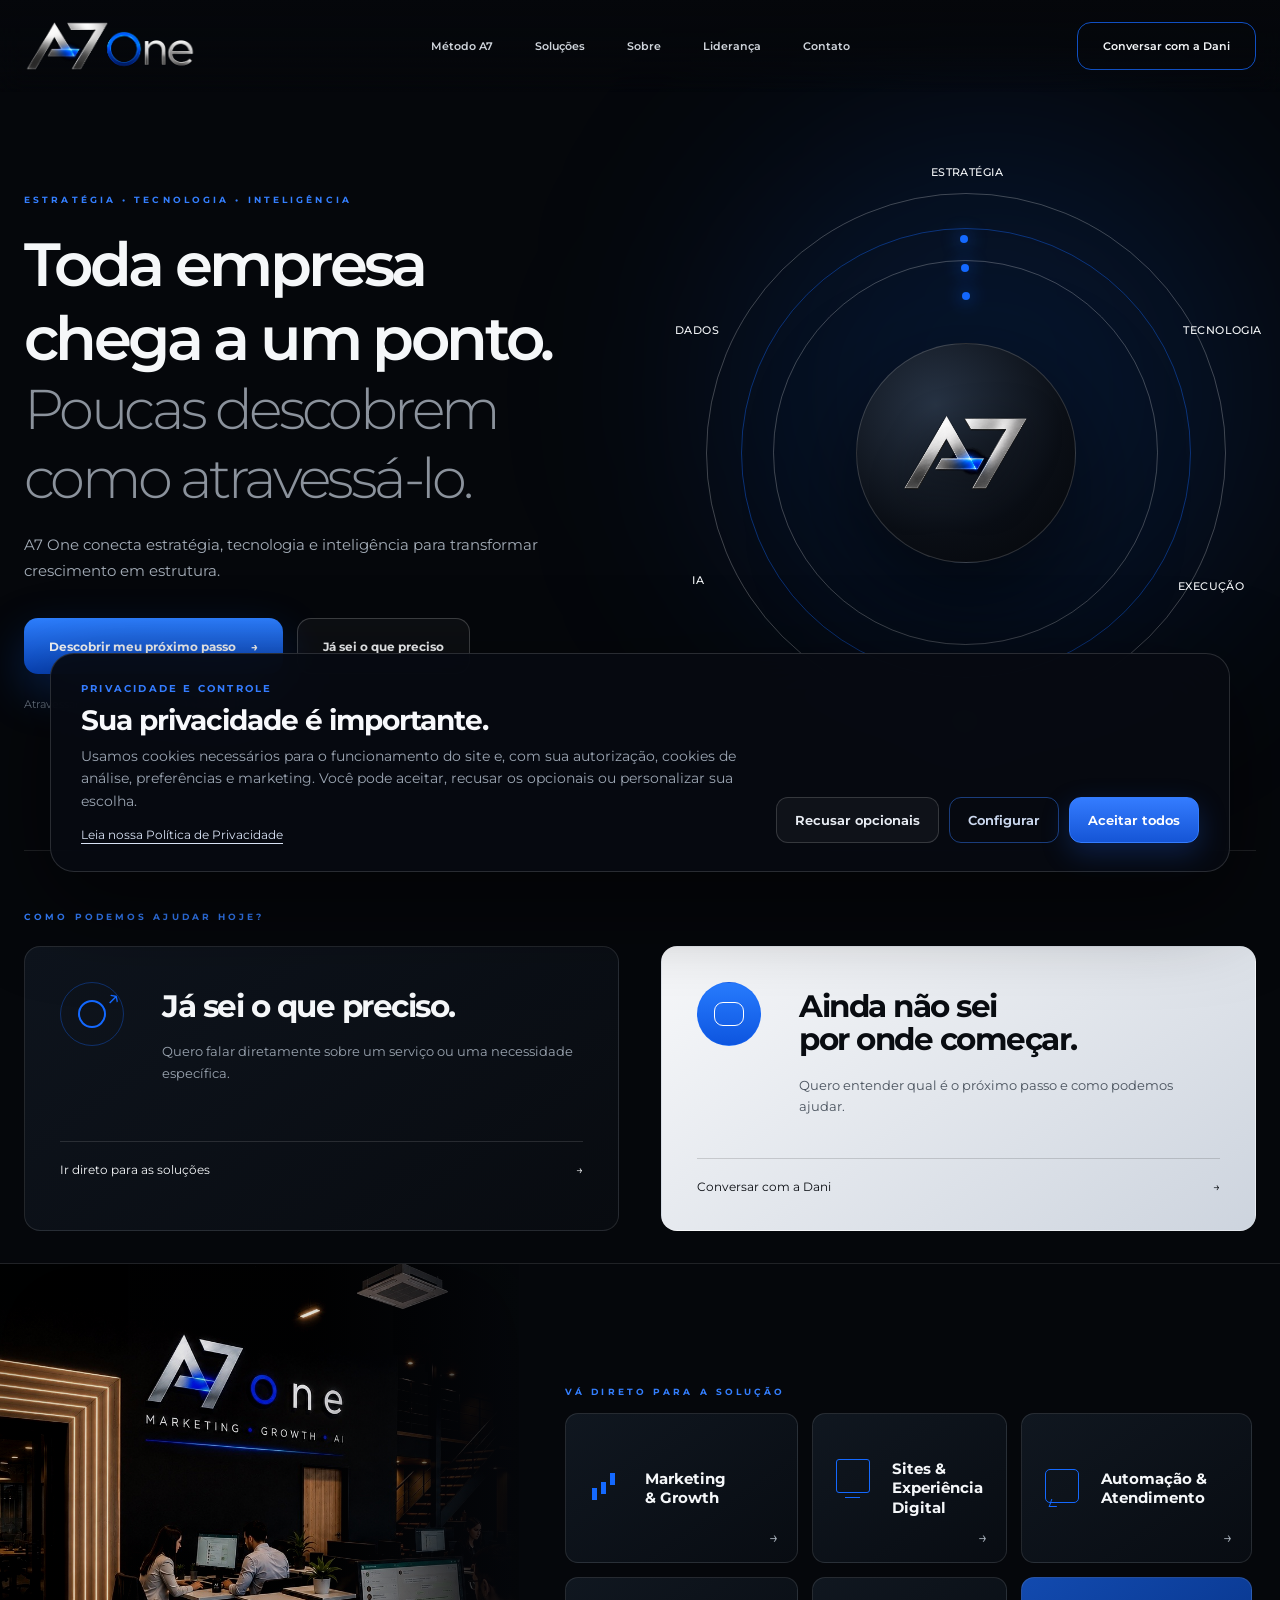
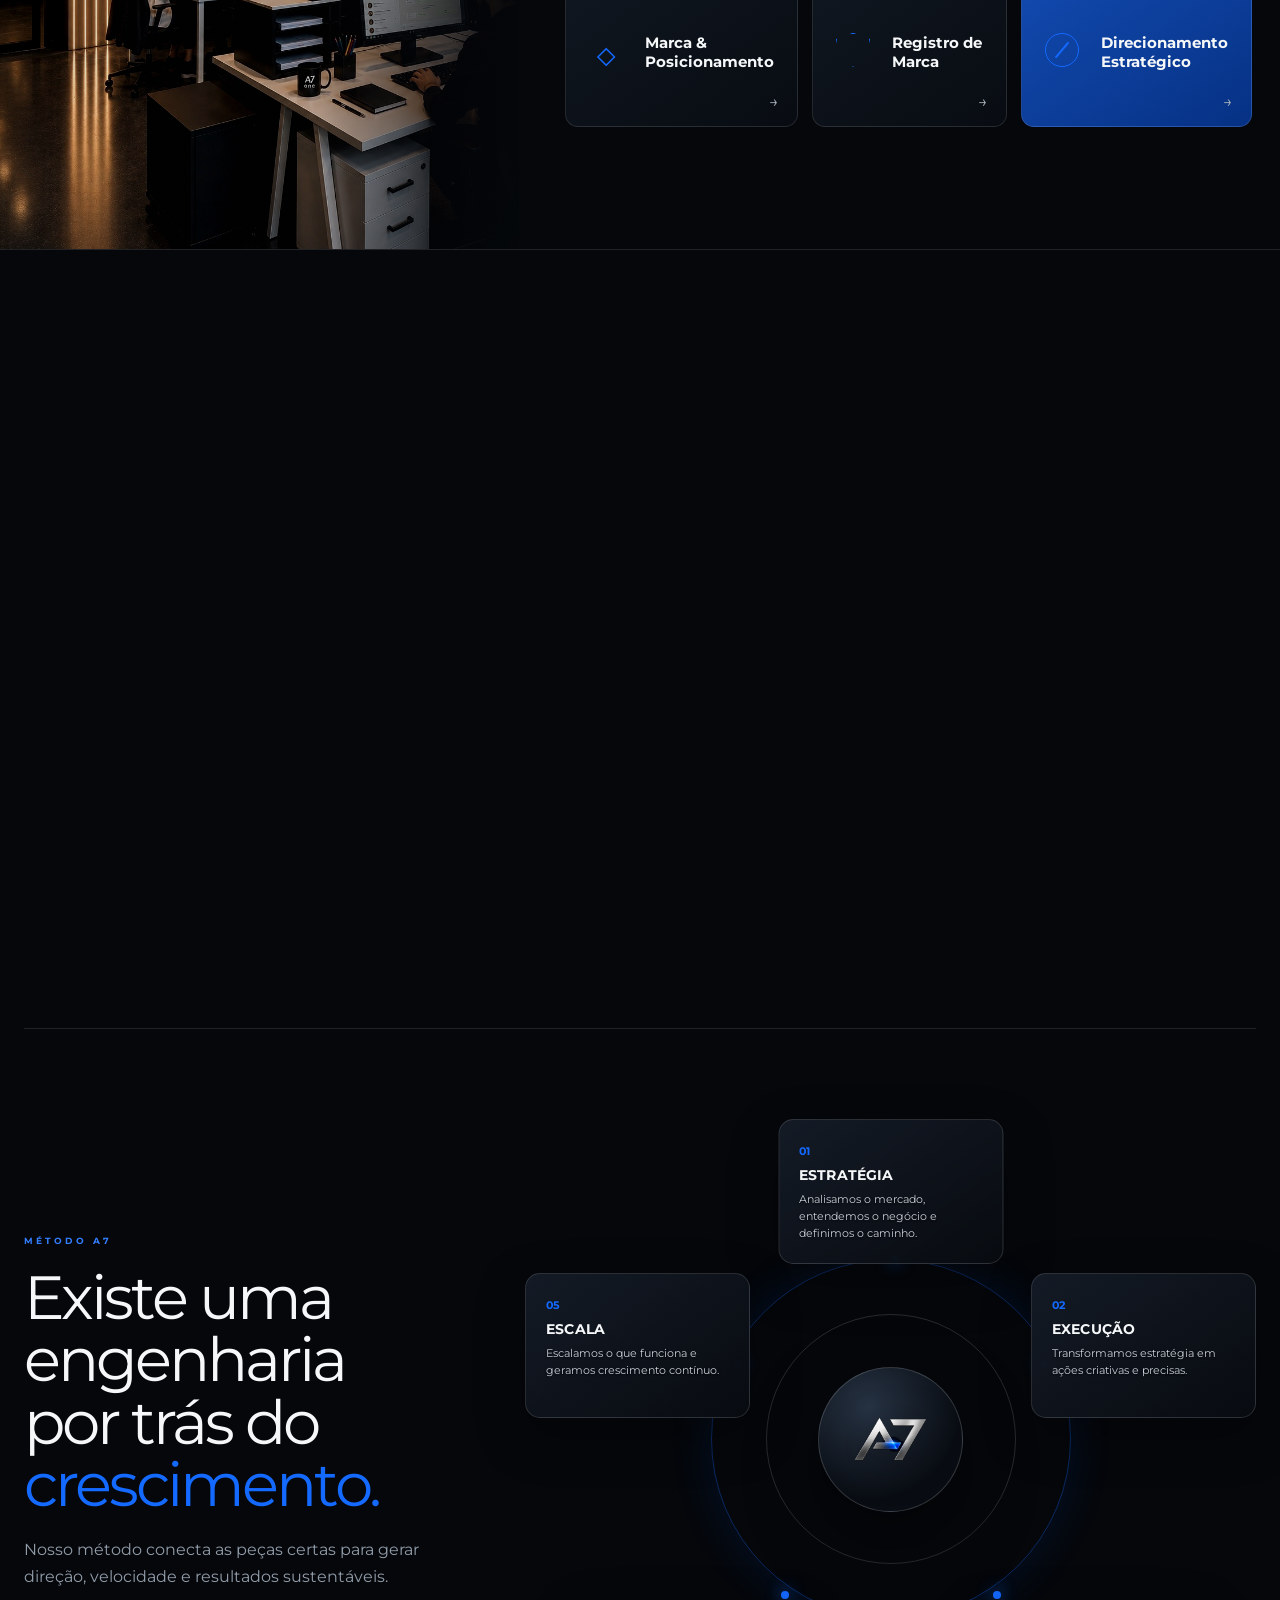
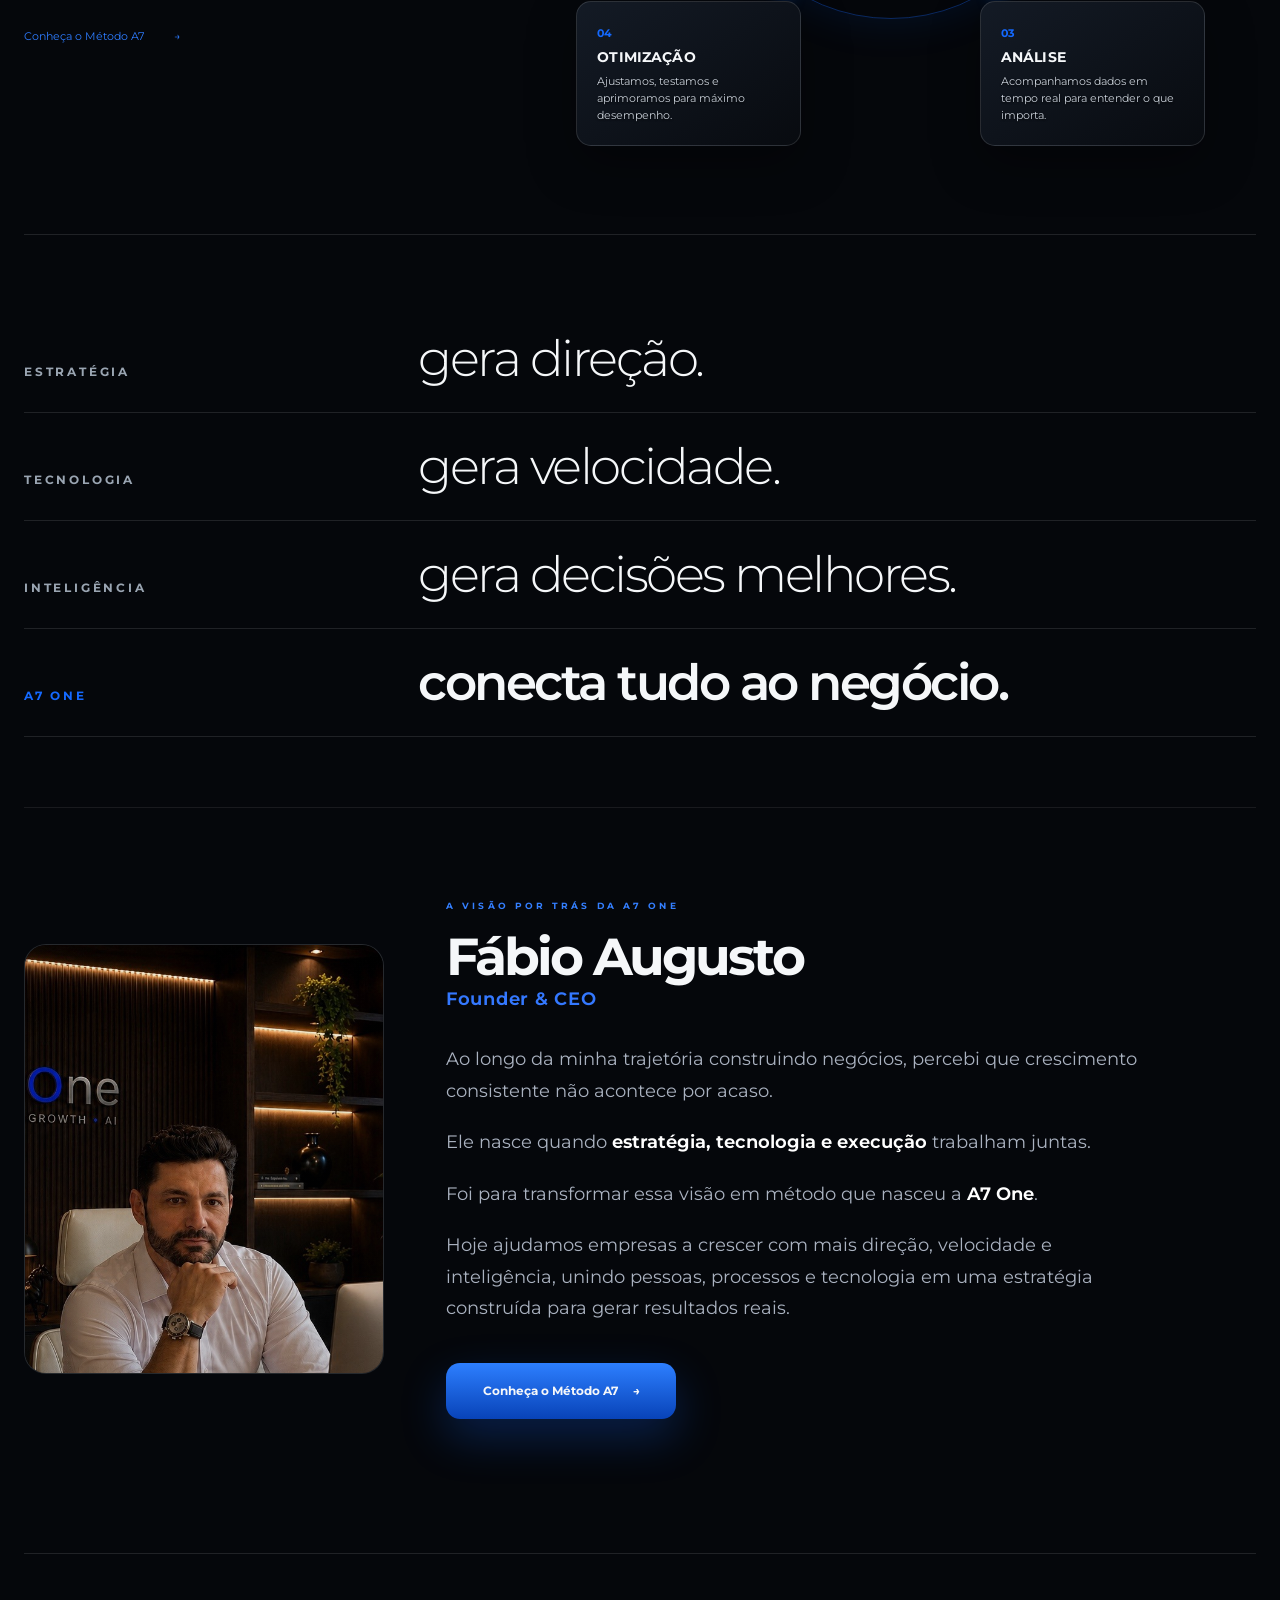
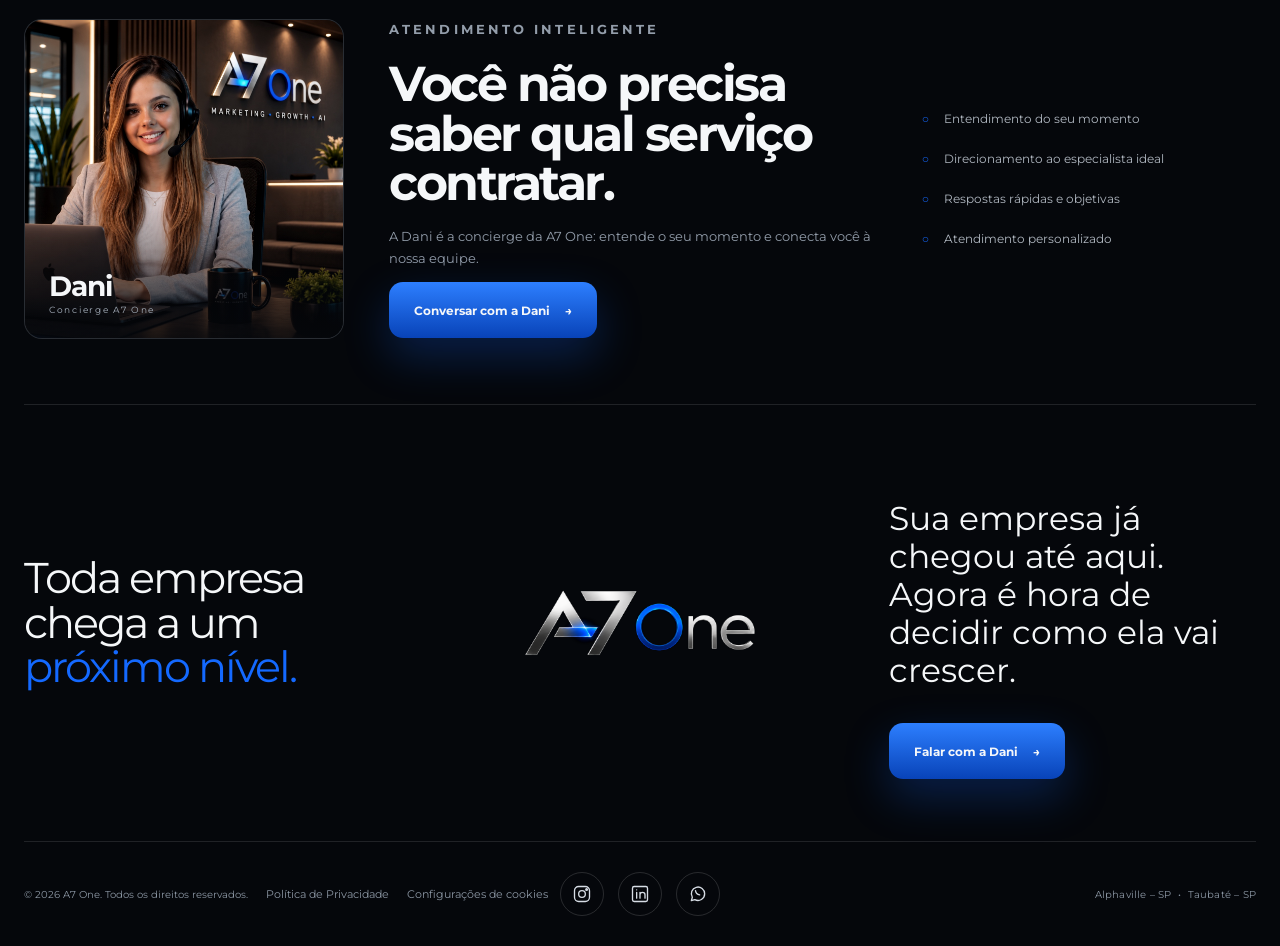
<file: index.html>
<!doctype html>
<html lang="pt-BR">
<head>
  <meta charset="utf-8">
  <meta name="viewport" content="width=device-width,initial-scale=1">
  <meta name="theme-color" content="#05070b">
  
  
  <link rel="preconnect" href="https://fonts.googleapis.com">
  <link rel="preconnect" href="https://fonts.gstatic.com" crossorigin>
  <link href="https://fonts.googleapis.com/css2?family=Montserrat:wght@300;400;500;600;700;800&display=swap" rel="stylesheet">
  <link rel="stylesheet" href="./styles.css?v=1784663442">

  <title>A7 One | Estratégia, Tecnologia e Inteligência para Empresas</title>
  <meta name="description" content="A7 One conecta estratégia, tecnologia e inteligência para acelerar o crescimento da sua empresa.">
  <meta name="theme-color" content="#05070b">

  <meta property="og:type" content="website">
  <meta property="og:site_name" content="A7 One">
  <meta property="og:title" content="A7 One | Estratégia, Tecnologia e Inteligência">
  <meta property="og:description" content="Toda empresa chega a um ponto. Poucas descobrem como atravessá-lo.">
  <meta property="og:url" content="https://a7one.com.br">
  <meta property="og:image" content="https://a7one.com.br/assets/og-a7one.jpg?v=1784208524">

  <meta name="twitter:card" content="summary_large_image">
  <meta name="twitter:title" content="A7 One | Estratégia, Tecnologia e Inteligência">
  <meta name="twitter:description" content="Toda empresa chega a um ponto. Poucas descobrem como atravessá-lo.">
  <meta name="twitter:image" content="https://a7one.com.br/assets/og-a7one.jpg?v=1784208524">


  <link rel="icon" type="image/x-icon" href="/favicon.ico?v=1784208524">
  <link rel="icon" type="image/png" sizes="32x32" href="/favicon-32.png?v=1784208524">
  <link rel="icon" type="image/png" sizes="16x16" href="/favicon-16.png?v=1784208524">
  <link rel="apple-touch-icon" sizes="180x180" href="/apple-touch-icon.png?v=1784208524">

  <meta name="facebook-domain-verification" content="jbhee355k8fa4rblhmqnkfj1wv9gsf">
</head>
<body>
  <div class="progress"></div>
  <div class="cursor-glow"></div>

  <header class="header shell">
    <a class="brand" href="#inicio" aria-label="A7 One">
      <img src="./assets/a7one-logo-clean.png?v=1784208524" alt="A7 One">
    </a>

    <nav>
      <a href="#metodo">Método A7</a>
      <a href="#solucoes">Soluções</a>
      <a href="#sobre">Sobre</a>
      <a href="#lideranca">Liderança</a>
      <a href="#contato">Contato</a>
    </nav>

    <a class="header-cta" href="#" data-topic="diagnostico">Conversar com a Dani</a>
  </header>

  <main>
    <section id="inicio" class="hero shell">
      <div class="hero-copy reveal">
        <p class="eyebrow">ESTRATÉGIA • TECNOLOGIA • INTELIGÊNCIA</p>

        <h1 class="hero-title"><span class="hero-line">Toda empresa</span><span class="hero-line">chega a um ponto.</span><span class="hero-subline">Poucas descobrem</span><span class="hero-subline">como atravessá-lo.</span></h1>

        <p class="lead">
          A7 One conecta estratégia, tecnologia e inteligência
          para transformar crescimento em estrutura.
        </p>

        <div class="actions">
          <a class="button primary" href="#caminhos">Descobrir meu próximo passo <span>→</span></a>
          <a class="button secondary" href="#solucoes">Já sei o que preciso</a>
        </div>

        <div class="changing-line">
          <span>Atravessar esse ponto exige</span>
          <strong id="word-cycle">estratégia.</strong>
        </div>
      </div>

      <div class="orbit-stage reveal">
        <div class="orbit orbit-a"></div>
        <div class="orbit orbit-b"></div>
        <div class="orbit orbit-c"></div>

        <div class="orbit-core method-hero-core">
          <div class="shine"></div>
          <img src="./assets/a7-symbol-clean.png?v=1784208524" alt="Símbolo A7">
        </div>

        <span class="node n1">ESTRATÉGIA</span>
        <span class="node n2">TECNOLOGIA</span>
        <span class="node n3">EXECUÇÃO</span>
        <span class="node n4">ESCALA</span>
        <span class="node n5">IA</span>
        <span class="node n6">DADOS</span>
      </div>
    </section>

    <section id="caminhos" class="choices shell">
      <p class="eyebrow">COMO PODEMOS AJUDAR HOJE?</p>

      <div class="choice-grid">
        <article class="choice choice-dark reveal">
          <div class="choice-icon target"><i></i></div>
          <div class="choice-copy">
            <h2>Já sei o que preciso.</h2>
            <p>Quero falar diretamente sobre um serviço ou uma necessidade específica.</p>
          </div>
          <a href="#solucoes">Ir direto para as soluções <span>→</span></a>
        </article>

        <article class="choice choice-light reveal">
          <div class="choice-icon message"><i></i></div>
          <div class="choice-copy">
            <h2>Ainda não sei<br>por onde começar.</h2>
            <p>Quero entender qual é o próximo passo e como podemos ajudar.</p>
          </div>
          <a href="#" data-topic="diagnostico">Conversar com a Dani <span>→</span></a>
        </article>
      </div>
    </section>

    <section id="solucoes" class="solutions">
      <div class="office-panel reveal">
        <img src="./assets/reception-office.jpg?v=1784208524?v=1784208524" alt="Ambiente A7 One">
        <div class="office-shade"></div>

      </div>

      <div class="solution-content">
        <p class="eyebrow">VÁ DIRETO PARA A SOLUÇÃO</p>

        <div class="solution-grid">
          <a href="#" data-topic="clientes" class="solution-card reveal">
            <div class="service-icon chart"></div>
            <h3>Marketing<br>& Growth</h3>
            <span>→</span>
          </a>

          <a href="#" data-topic="site" class="solution-card reveal">
            <div class="service-icon screen"></div>
            <h3>Sites &<br>Experiência Digital</h3>
            <span>→</span>
          </a>

          <a href="#" data-topic="automacao" class="solution-card reveal">
            <div class="service-icon bubbles"></div>
            <h3>Automação &<br>Atendimento</h3>
            <span>→</span>
          </a>

          <a href="#" data-topic="marca" class="solution-card reveal">
            <div class="service-icon crown">◇</div>
            <h3>Marca &<br>Posicionamento</h3>
            <span>→</span>
          </a>

          <a href="#" data-topic="registro" class="solution-card reveal">
            <div class="service-icon shield"></div>
            <h3>Registro de<br>Marca</h3>
            <span>→</span>
          </a>

          <a href="#" data-topic="consultoria" class="solution-card featured reveal">
            <div class="service-icon compass"></div>
            <h3>Direcionamento<br>Estratégico</h3>
            <span>→</span>
          </a>
        </div>
      </div>
    </section>

    <section class="phase phase-card shell">
      <div class="phase-photo reveal">
        <img src="./assets/meeting-room.jpg?v=1784208524" alt="Sala de reunião A7 One">
        <div class="phase-overlay"></div>
      </div>

      <div class="phase-copy reveal">
        <p class="eyebrow">A PRÓXIMA FASE EXIGE OUTRA CONSTRUÇÃO</p>
        <h2>O jeito que trouxe sua empresa até aqui pode não ser o mesmo que levará ao próximo nível.</h2>
        <p>
          Quando o negócio muda de fase, estratégia, tecnologia e execução
          precisam trabalhar juntas.
        </p>
      </div>
    </section>

    <section id="metodo" class="method shell">
      <div class="method-copy reveal">
        <p class="eyebrow">MÉTODO A7</p>
        <h2>Existe uma engenharia por trás do <em>crescimento.</em></h2>
        <p>Nosso método conecta as peças certas para gerar direção, velocidade e resultados sustentáveis.</p>
        <a href="#" data-topic="consultoria">Conheça o Método A7 <span>→</span></a>
      </div>

      <div class="method-wheel clean-wheel reveal">
        <div class="method-disc">
          <div class="disc-ring ring-outer"></div>
          <div class="disc-ring ring-inner"></div>
          <div class="disc-center">
            <img src="./assets/a7-symbol-clean.png?v=1784208524" alt="Símbolo A7">
          </div>
          <span class="disc-dot dd1"></span>
          <span class="disc-dot dd2"></span>
          <span class="disc-dot dd3"></span>
          <span class="disc-dot dd4"></span>
          <span class="disc-dot dd5"></span>
        </div>

        <article class="method-card mc1">
          <span>01</span><strong>ESTRATÉGIA</strong>
          <p>Analisamos o mercado, entendemos o negócio e definimos o caminho.</p>
        </article>
        <article class="method-card mc2">
          <span>02</span><strong>EXECUÇÃO</strong>
          <p>Transformamos estratégia em ações criativas e precisas.</p>
        </article>
        <article class="method-card mc3">
          <span>03</span><strong>ANÁLISE</strong>
          <p>Acompanhamos dados em tempo real para entender o que importa.</p>
        </article>
        <article class="method-card mc4">
          <span>04</span><strong>OTIMIZAÇÃO</strong>
          <p>Ajustamos, testamos e aprimoramos para máximo desempenho.</p>
        </article>
        <article class="method-card mc5">
          <span>05</span><strong>ESCALA</strong>
          <p>Escalamos o que funciona e geramos crescimento contínuo.</p>
        </article>
      </div>
    </section>

    <section id="sobre" class="principles shell">
      <div class="principle reveal"><span>ESTRATÉGIA</span><p>gera direção.</p></div>
      <div class="principle reveal"><span>TECNOLOGIA</span><p>gera velocidade.</p></div>
      <div class="principle reveal"><span>INTELIGÊNCIA</span><p>gera decisões melhores.</p></div>
      <div class="principle final reveal"><span>A7 ONE</span><p>conecta tudo ao negócio.</p></div>
    </section>


    <section id="lideranca" class="leadership shell">
      <div class="leadership-photo reveal">
        <img src="./assets/fabio-augusto-ceo.jpg?v=1784219623" alt="Fábio Augusto, Founder & CEO da A7 One">
        <div class="leadership-photo-shade"></div>
      </div>

      <div class="leadership-copy reveal">
        <p class="eyebrow">A VISÃO POR TRÁS DA A7 ONE</p>
        <h2>Fábio Augusto</h2>
        <p class="leadership-role">Founder &amp; CEO</p>

        <p>
          Ao longo da minha trajetória construindo negócios, percebi que crescimento
          consistente não acontece por acaso.
        </p>

        <p>
          Ele nasce quando <strong>estratégia, tecnologia e execução</strong>
          trabalham juntas.
        </p>

        <p>
          Foi para transformar essa visão em método que nasceu a
          <strong>A7 One</strong>.
        </p>

        <p>
          Hoje ajudamos empresas a crescer com mais direção, velocidade e inteligência,
          unindo pessoas, processos e tecnologia em uma estratégia construída para
          gerar resultados reais.
        </p>

        <a class="button primary" href="#metodo">Conheça o Método A7 <span>→</span></a>
      </div>
    </section>
<section id="contato" class="dani shell">
      <div class="dani-photo dani-photo-small">
        <img src="./assets/dani-final.jpg?v=1784208524" alt="Dani, concierge virtual da A7 One">
        <div class="dani-photo-shade"></div>
        <div class="dani-caption"><strong>Dani</strong><small>Concierge A7 One</small></div>
      </div>

      <div class="dani-copy reveal">
        <p class="eyebrow">ATENDIMENTO INTELIGENTE</p>
        <h2>Você não precisa saber qual serviço contratar.</h2>
        <p class="dani-description">A Dani é a concierge da A7 One: entende o seu momento e conecta você à nossa equipe.</p>
        <a href="#" class="button primary" data-topic="diagnostico">Conversar com a Dani <span>→</span></a>
      </div>

      <ul class="dani-list reveal">
        <li>Entendimento do seu momento</li>
        <li>Direcionamento ao especialista ideal</li>
        <li>Respostas rápidas e objetivas</li>
        <li>Atendimento personalizado</li>
      </ul>
    </section>

    <section class="closing shell">
      <div class="closing-copy reveal">
        <h2>Toda empresa chega a um <em>próximo nível.</em></h2>
      </div>

      <div class="closing-brand reveal">
        <img src="./assets/a7one-logo-clean.png?v=1784208524" alt="A7 One">
      </div>

      <div class="closing-action reveal">
        <h3>Sua empresa já chegou até aqui.<br>Agora é hora de decidir como ela vai crescer.</h3>
        <a href="#" class="button primary" data-topic="geral">Falar com a Dani <span>→</span></a>
      </div>
    </section>
  </main>

  <footer class="footer shell">
    <div class="footer-legal">
      <small>© 2026 A7 One. Todos os direitos reservados.</small>
      <a href="/politica-de-privacidade">Política de Privacidade</a>
      <button type="button" class="footer-cookie-settings" data-cookie-settings>Configurações de cookies</button>
    </div>
    <div class="socials">
      <a href="https://www.instagram.com/a7one.ai/" target="_blank" rel="noopener" aria-label="Instagram" title="Instagram">
        <svg viewBox="0 0 24 24" aria-hidden="true"><rect x="3" y="3" width="18" height="18" rx="5"/><circle cx="12" cy="12" r="4"/><circle cx="17.5" cy="6.5" r="1"/></svg>
      </a>
      <a href="https://www.linkedin.com/company/a7one/" target="_blank" rel="noopener" aria-label="LinkedIn" title="LinkedIn">
        <svg viewBox="0 0 24 24" aria-hidden="true"><rect x="3" y="3" width="18" height="18" rx="2"/><path d="M8 10v7M8 7v.01M12 17v-4a3 3 0 0 1 6 0v4M12 10v7"/></svg>
      </a>
      <a href="#" data-topic="geral" aria-label="WhatsApp" title="WhatsApp">
        <svg viewBox="0 0 24 24" aria-hidden="true"><path d="M20 11.8a8 8 0 0 1-11.8 7l-4.2 1.2 1.2-4.1A8 8 0 1 1 20 11.8Z"/><path d="M9 8c.4 3 2 4.6 5 5"/></svg>
      </a>
    </div>
    <span>Alphaville – SP &nbsp;•&nbsp; Taubaté – SP</span>
  </footer>


  <div class="cookie-consent" data-cookie-banner hidden>
    <div class="cookie-consent-copy">
      <span class="cookie-consent-kicker">PRIVACIDADE E CONTROLE</span>
      <h2>Sua privacidade é importante.</h2>
      <p>
        Usamos cookies necessários para o funcionamento do site e, com sua autorização,
        cookies de análise, preferências e marketing. Você pode aceitar, recusar os
        opcionais ou personalizar sua escolha.
      </p>
      <a href="/politica-de-privacidade">Leia nossa Política de Privacidade</a>
    </div>

    <div class="cookie-consent-actions">
      <button type="button" class="cookie-button cookie-button-secondary" data-cookie-reject>
        Recusar opcionais
      </button>
      <button type="button" class="cookie-button cookie-button-ghost" data-cookie-configure>
        Configurar
      </button>
      <button type="button" class="cookie-button cookie-button-primary" data-cookie-accept>
        Aceitar todos
      </button>
    </div>
  </div>

  <div class="cookie-modal" data-cookie-modal hidden>
    <div class="cookie-modal-backdrop" data-cookie-close></div>

    <section class="cookie-modal-panel" role="dialog" aria-modal="true" aria-labelledby="cookie-modal-title">
      <button type="button" class="cookie-modal-close" data-cookie-close aria-label="Fechar configurações de cookies">×</button>

      <p class="cookie-consent-kicker">PREFERÊNCIAS DE PRIVACIDADE</p>
      <h2 id="cookie-modal-title">Configurações de cookies</h2>
      <p class="cookie-modal-intro">
        Escolha quais categorias a A7 One pode utilizar. Os cookies necessários
        permanecem sempre ativos para que o site funcione corretamente.
      </p>

      <div class="cookie-category">
        <div>
          <h3>Cookies necessários</h3>
          <p>Segurança, funcionamento básico e registro das suas preferências.</p>
        </div>
        <span class="cookie-always-active">Sempre ativos</span>
      </div>

      <label class="cookie-category cookie-category-toggle">
        <div>
          <h3>Preferências</h3>
          <p>Permitem lembrar escolhas e personalizar recursos do site.</p>
        </div>
        <input type="checkbox" data-cookie-category="preferences">
        <span class="cookie-toggle" aria-hidden="true"></span>
      </label>

      <label class="cookie-category cookie-category-toggle">
        <div>
          <h3>Estatísticas</h3>
          <p>Ferramentas como Google Analytics e Microsoft Clarity, quando instaladas.</p>
        </div>
        <input type="checkbox" data-cookie-category="analytics">
        <span class="cookie-toggle" aria-hidden="true"></span>
      </label>

      <label class="cookie-category cookie-category-toggle">
        <div>
          <h3>Marketing</h3>
          <p>Google Ads, Meta Pixel e outras ferramentas de mensuração de campanhas, quando instaladas.</p>
        </div>
        <input type="checkbox" data-cookie-category="marketing">
        <span class="cookie-toggle" aria-hidden="true"></span>
      </label>

      <div class="cookie-modal-actions">
        <button type="button" class="cookie-button cookie-button-secondary" data-cookie-modal-reject>
          Recusar opcionais
        </button>
        <button type="button" class="cookie-button cookie-button-primary" data-cookie-save>
          Salvar preferências
        </button>
      </div>
    </section>
  </div>

  <script src="./script.js?v=1784663442"></script>
</body>
</html>
</file>
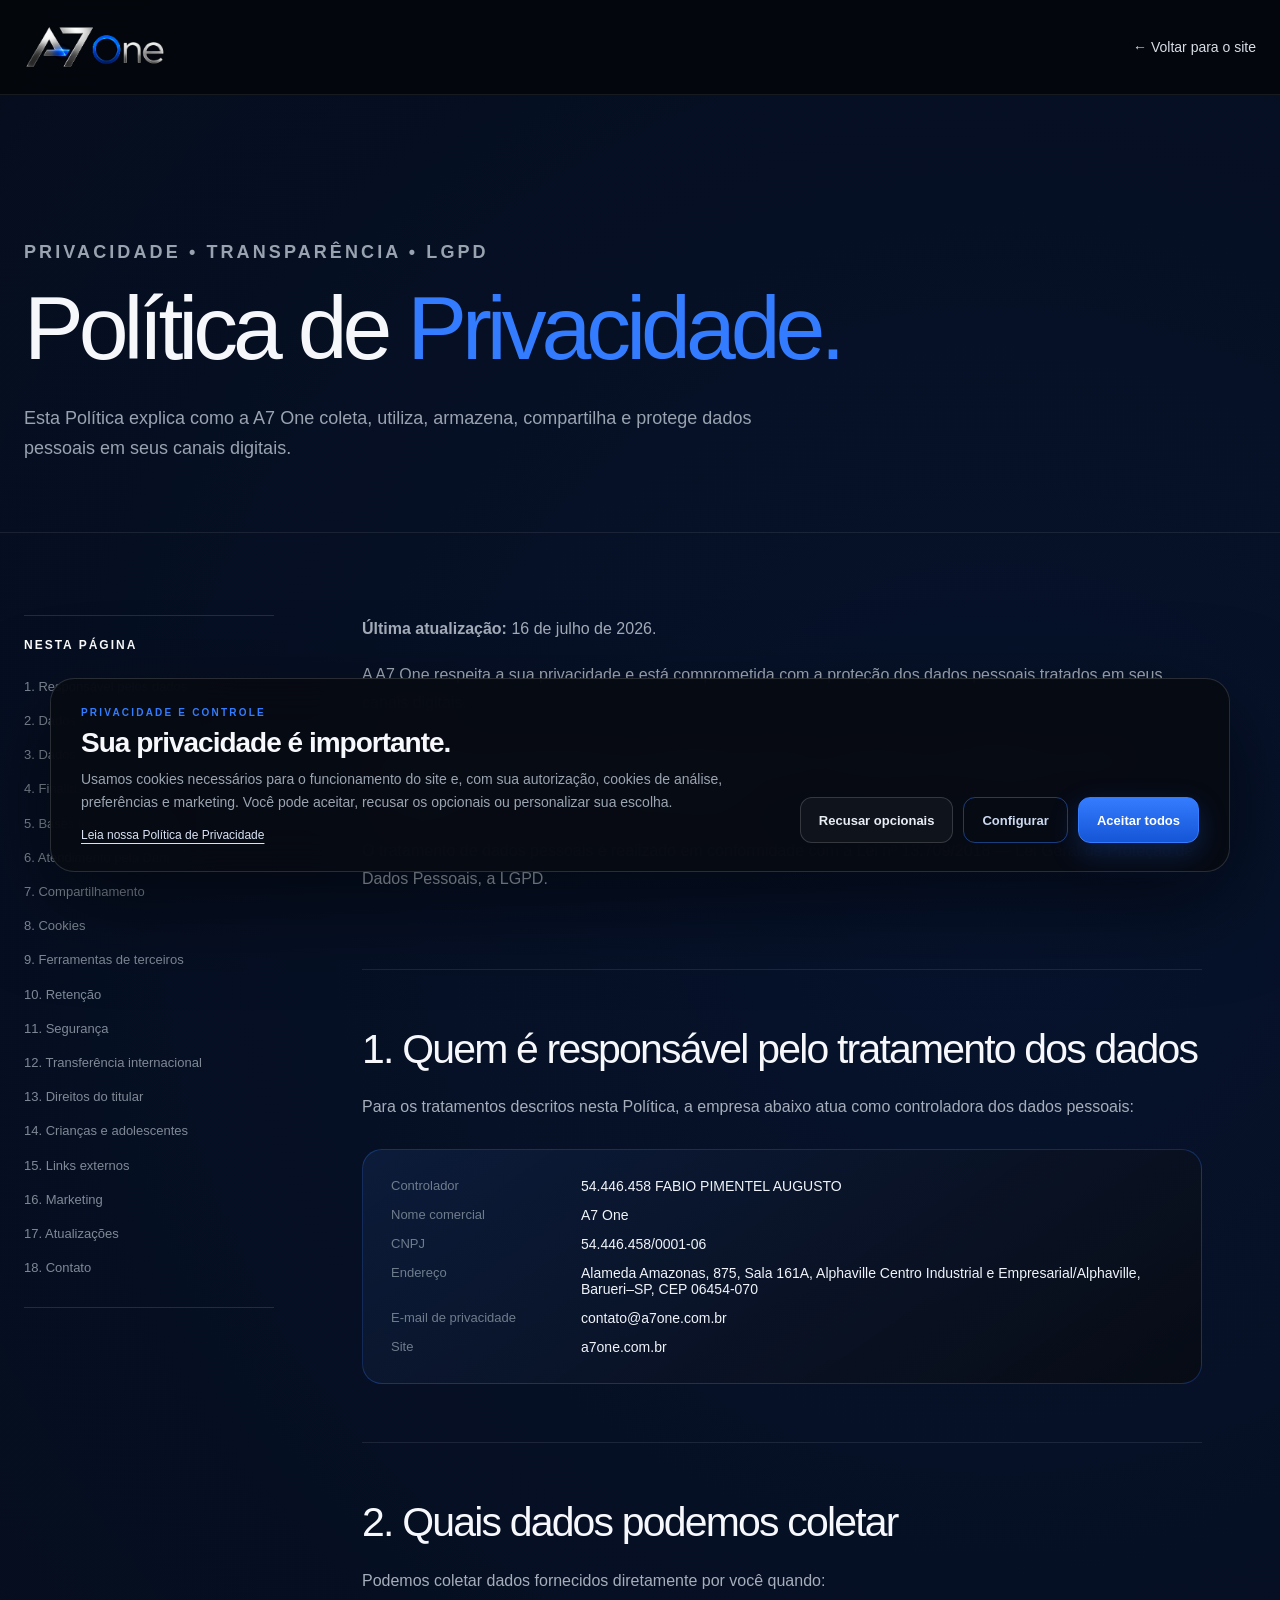
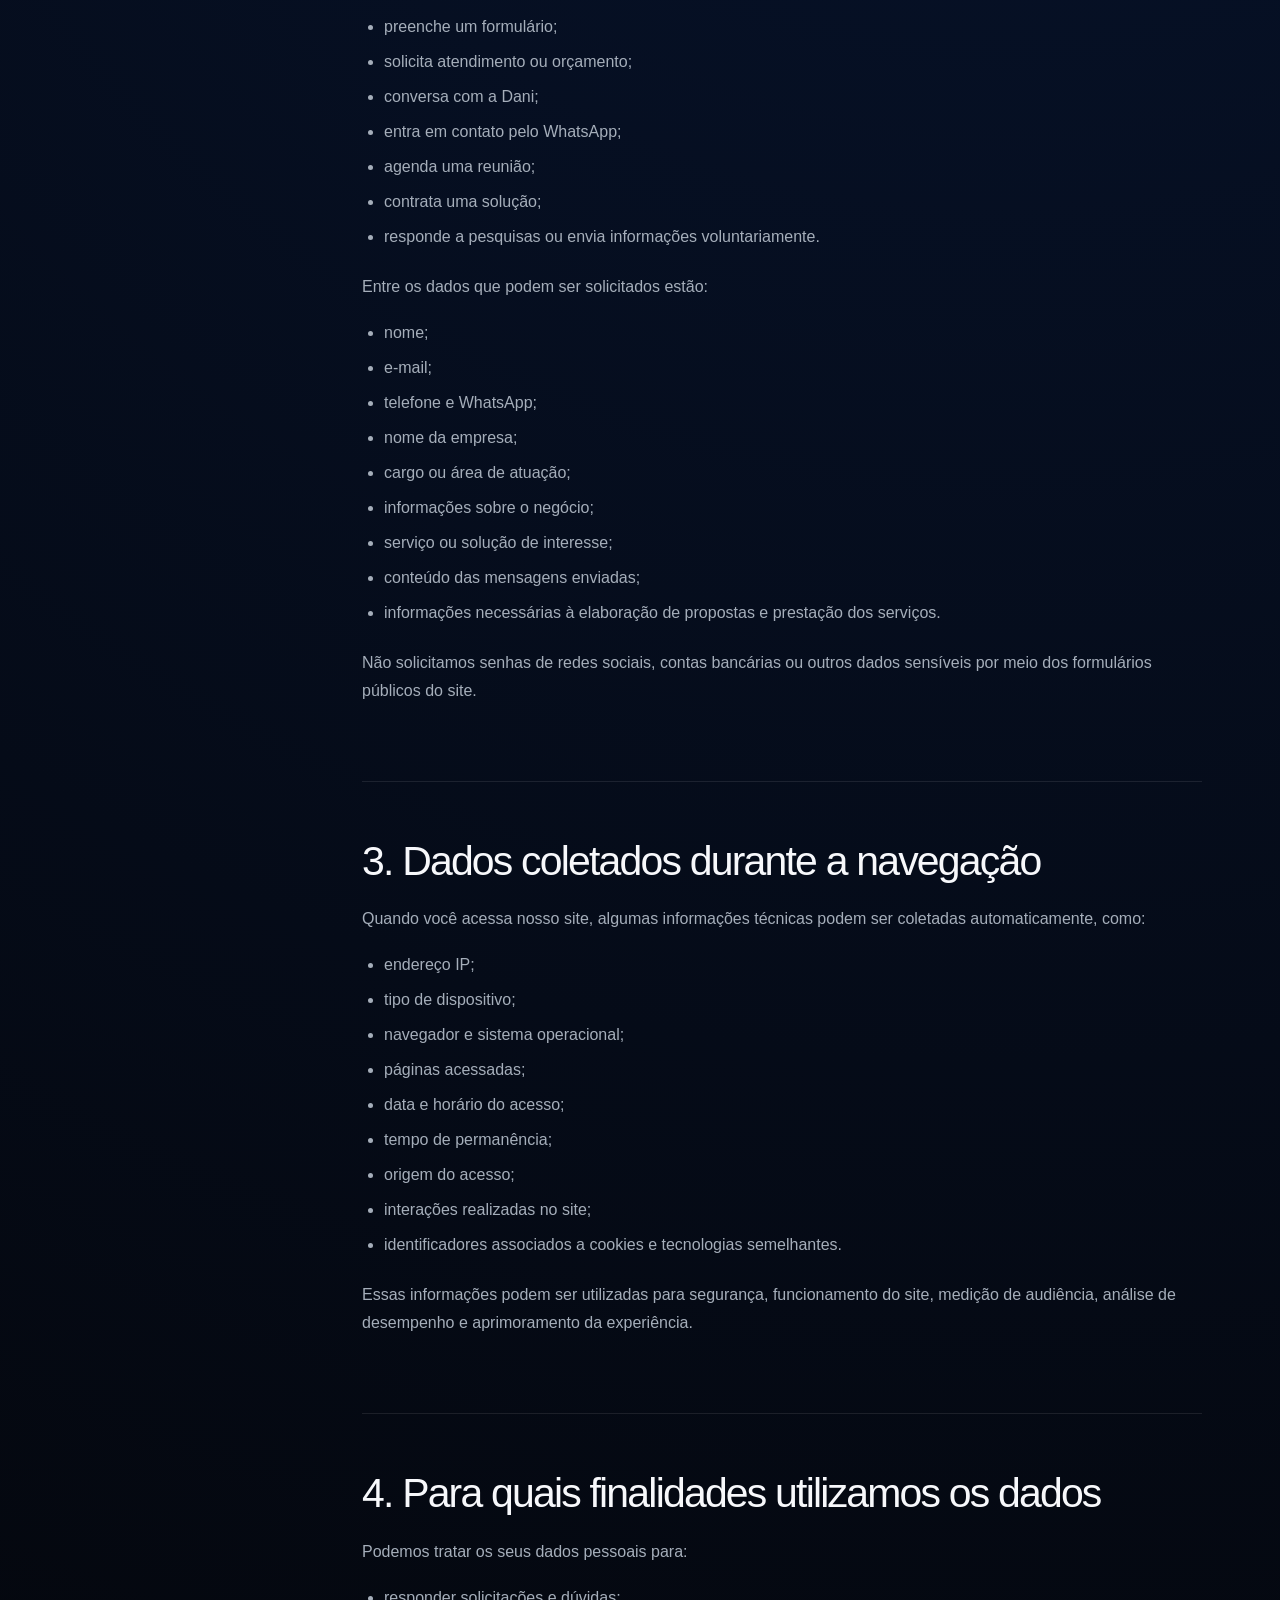
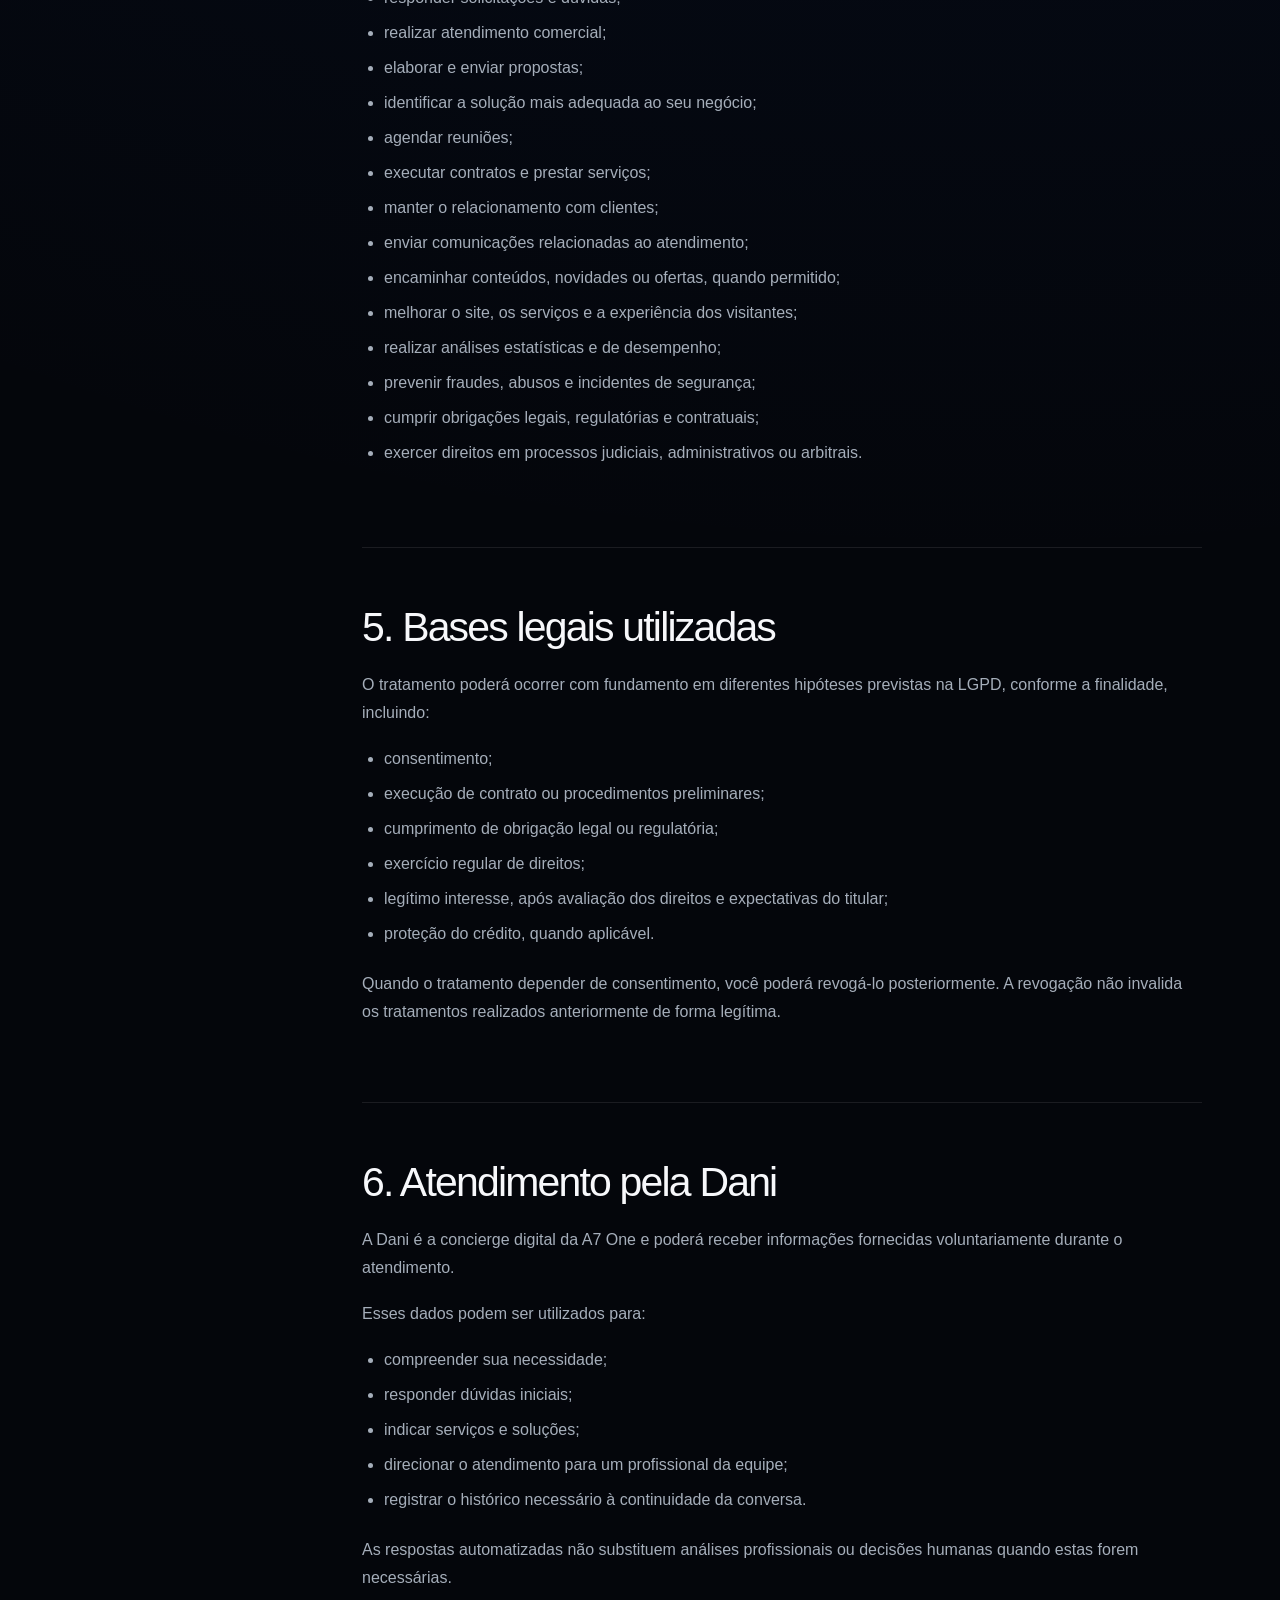
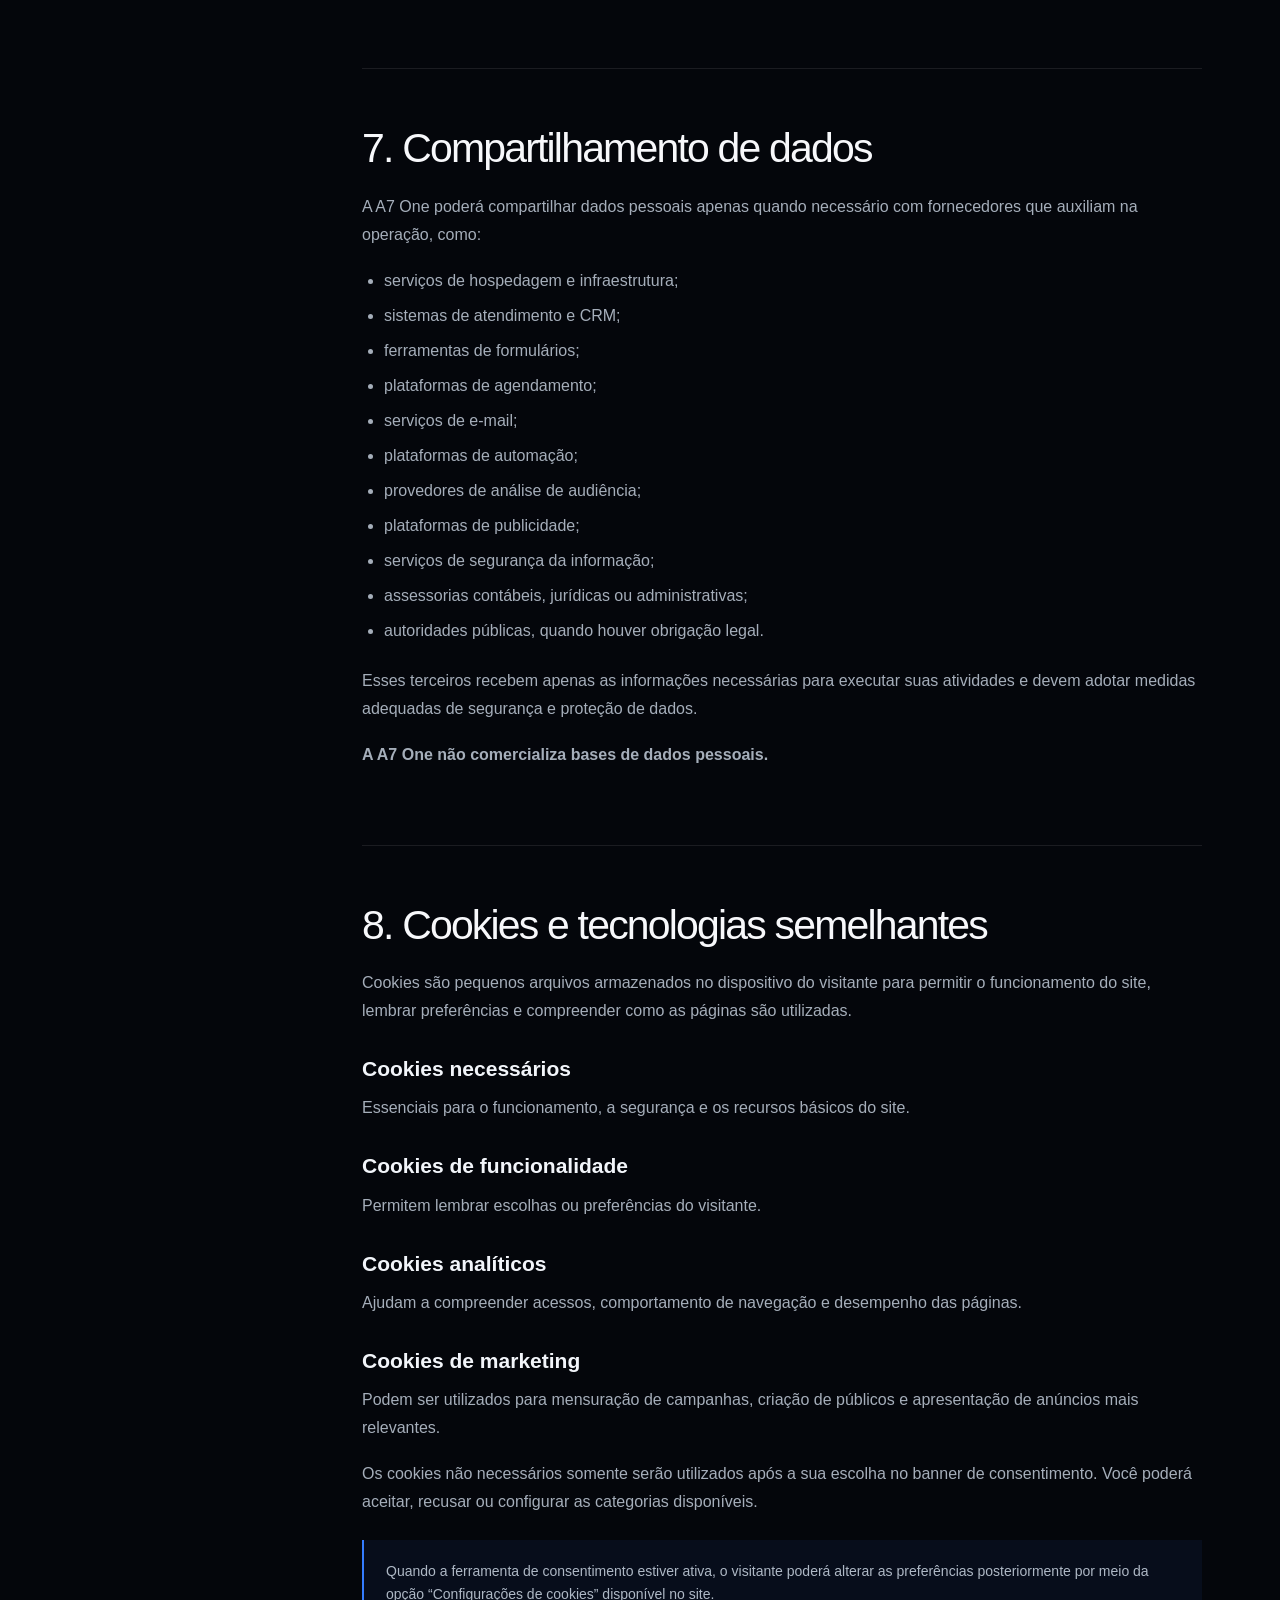
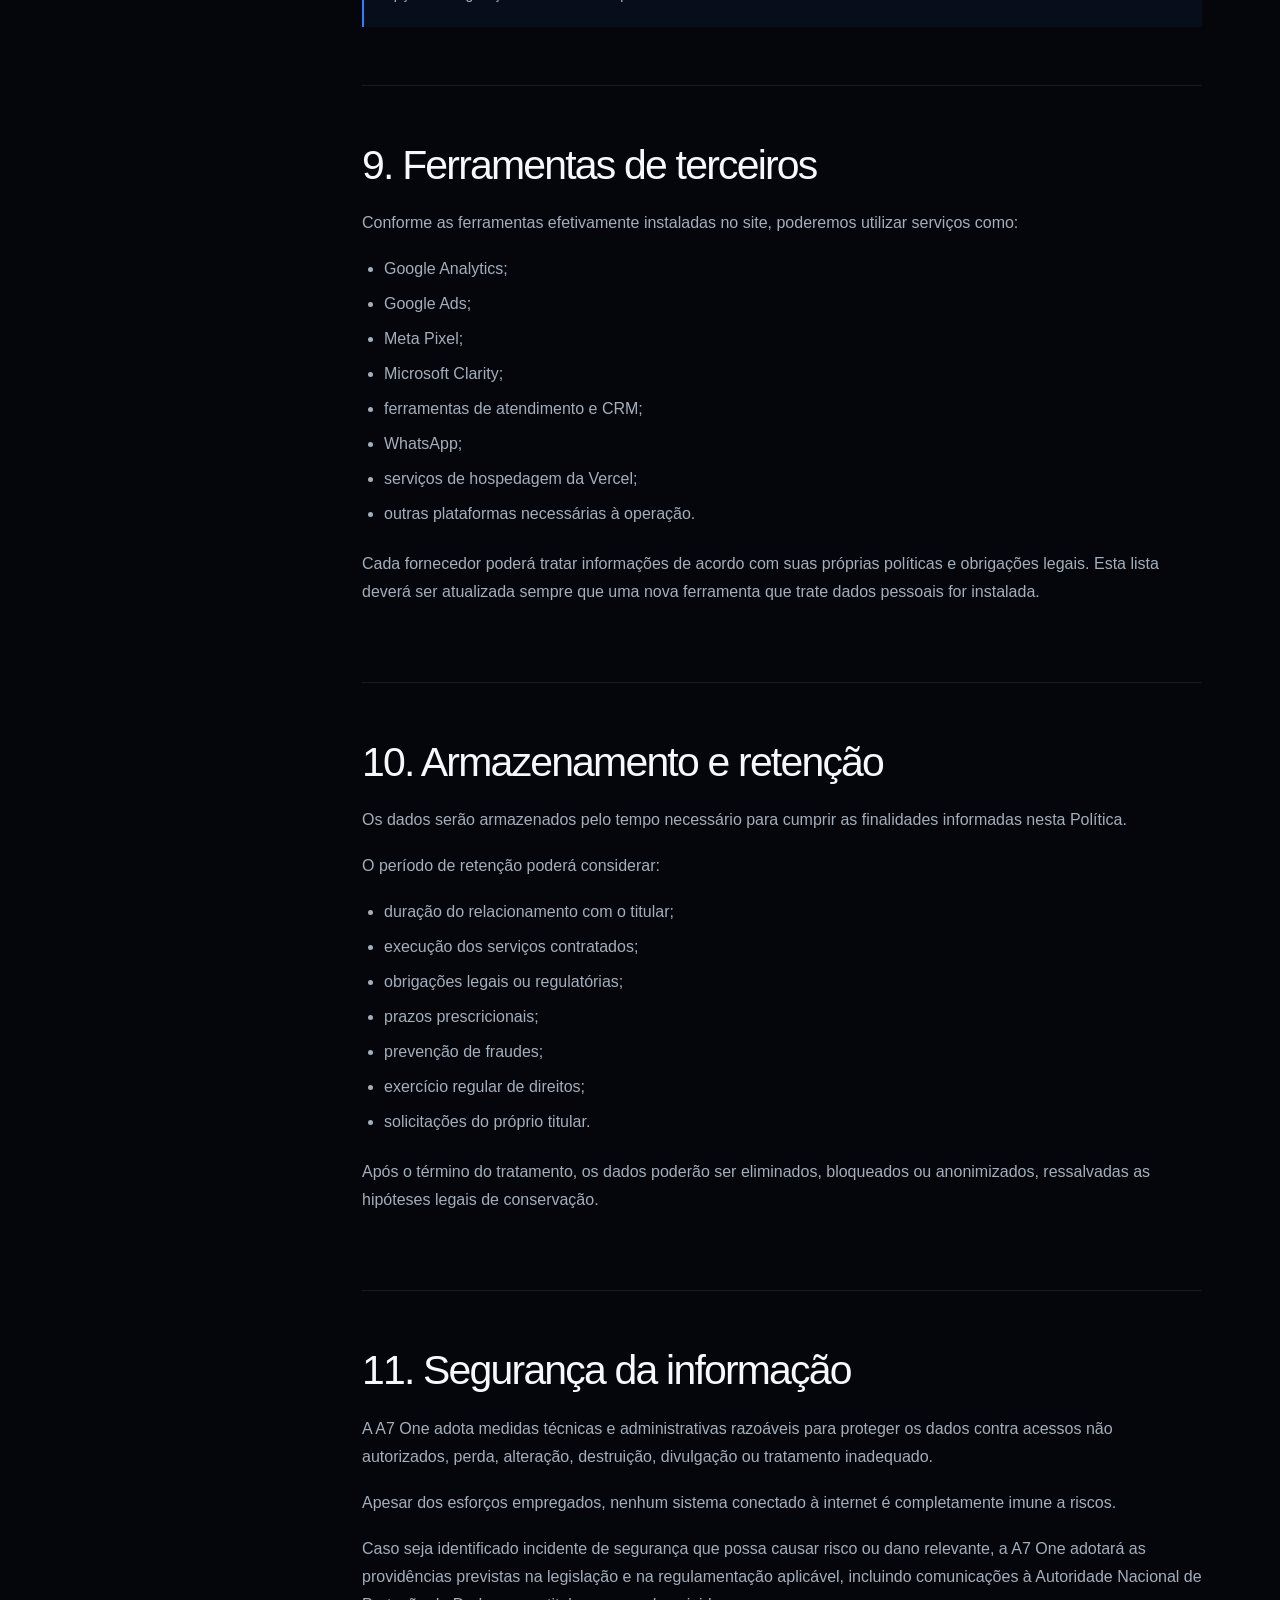
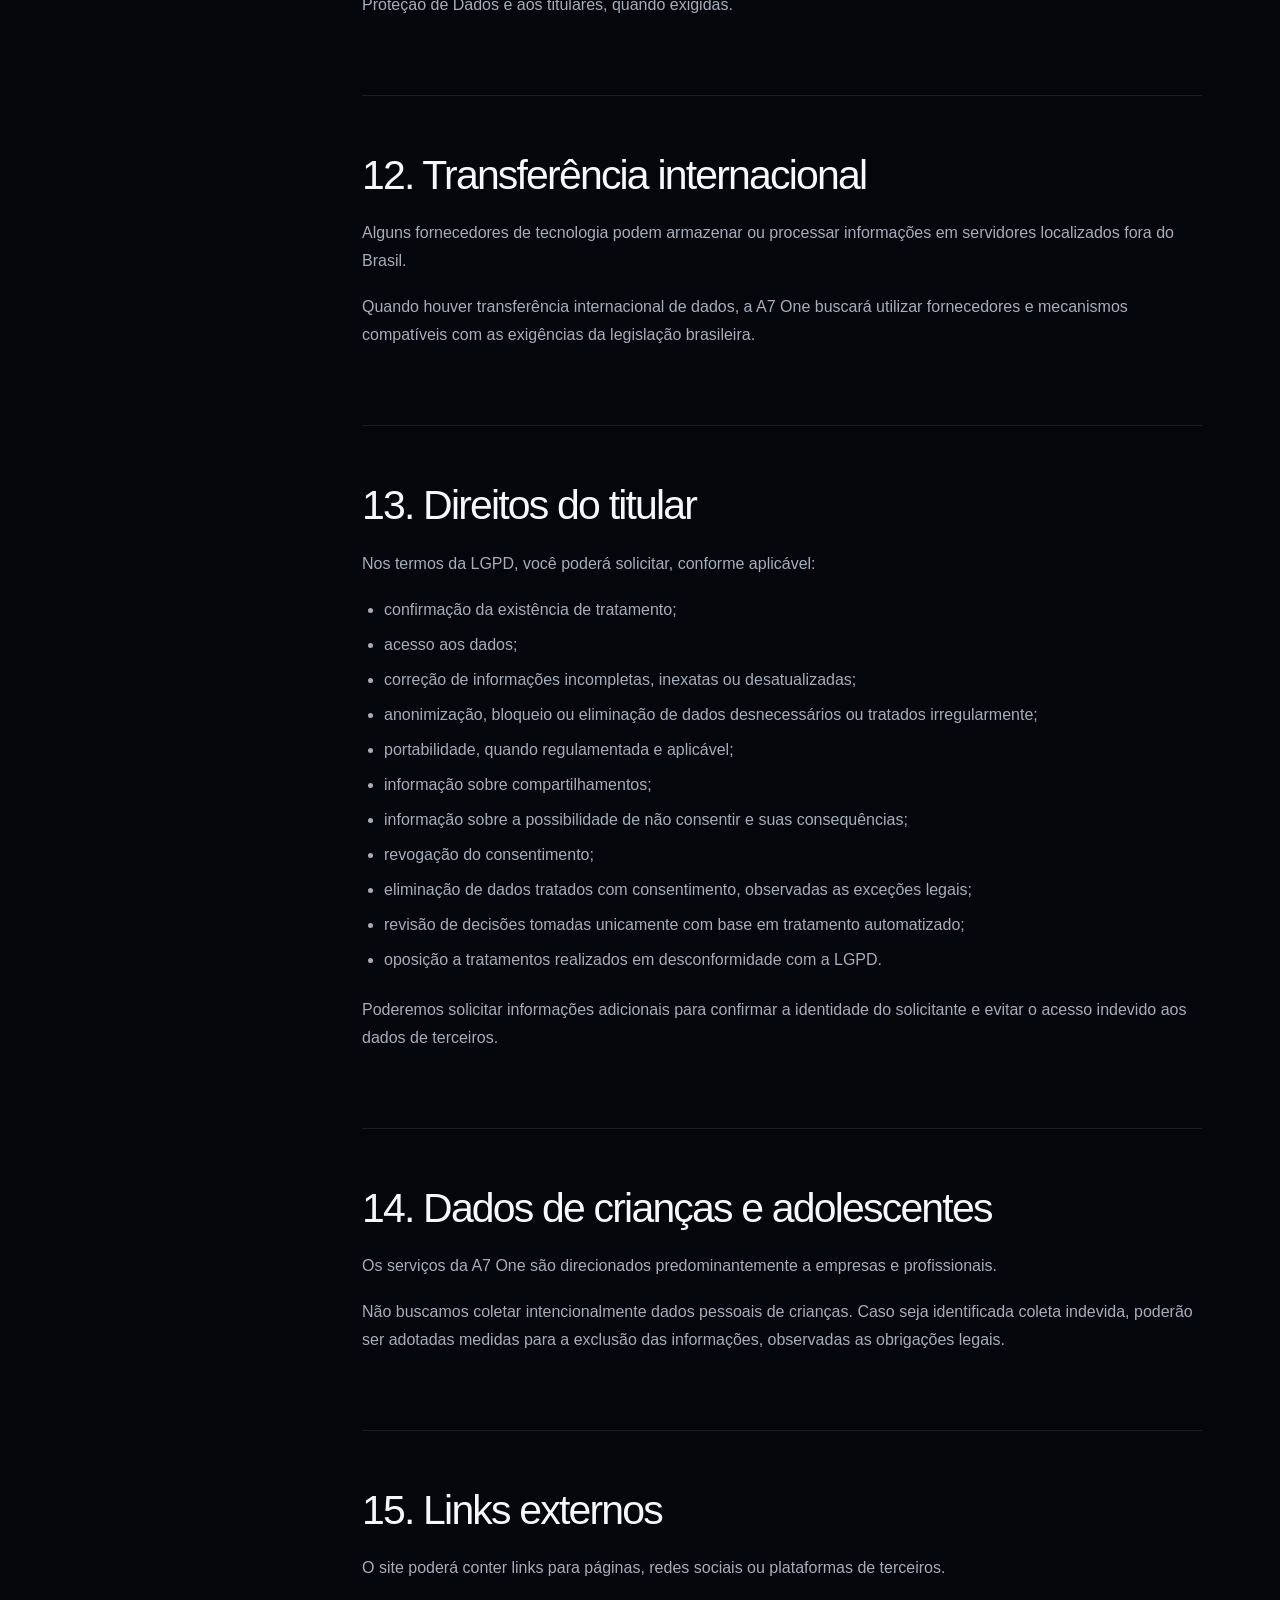
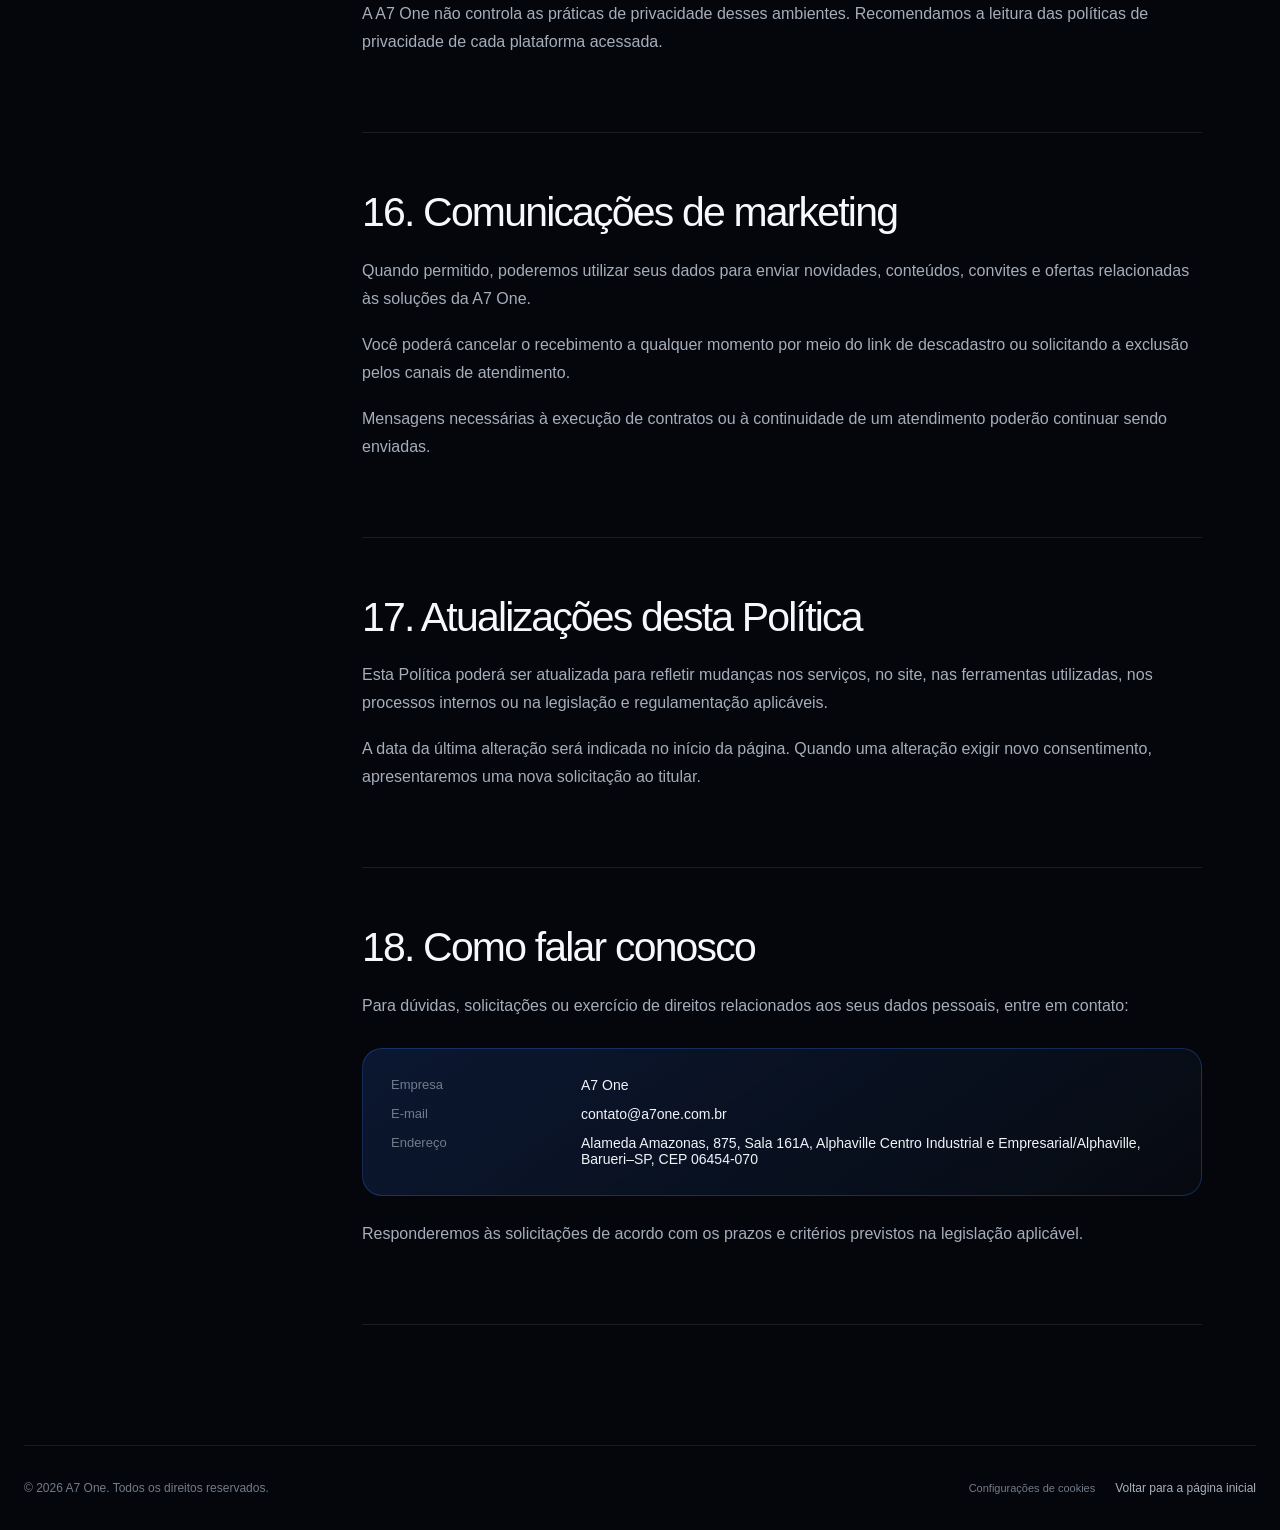
<file: politica-de-privacidade/index.html>
<!DOCTYPE html>
<html lang="pt-BR">
<head>
  <meta charset="UTF-8">
  <meta name="viewport" content="width=device-width, initial-scale=1.0">
  <meta name="robots" content="index, follow">
  <meta name="description" content="Política de Privacidade da A7 One, em conformidade com a Lei Geral de Proteção de Dados Pessoais — LGPD.">
  <meta name="theme-color" content="#04060b">

  <title>Política de Privacidade | A7 One</title>

  <link rel="icon" type="image/png" sizes="32x32" href="../favicon.png">
  <link rel="icon" type="image/png" sizes="16x16" href="../favicon-16.png">
  <link rel="stylesheet" href="../styles.css?v=1784231502">

  <style>
    body.legal-page {
      background:
        radial-gradient(circle at 78% 8%, rgba(18, 76, 190, .19), transparent 28%),
        #04060b;
      color: #f5f7fb;
    }

    .legal-header {
      position: sticky;
      top: 0;
      z-index: 50;
      border-bottom: 1px solid rgba(255,255,255,.08);
      background: rgba(4, 6, 11, .90);
      backdrop-filter: blur(18px);
    }

    .legal-header-inner {
      display: flex;
      align-items: center;
      justify-content: space-between;
      min-height: 94px;
    }

    .legal-header img {
      display: block;
      width: 142px;
      height: auto;
    }

    .legal-back {
      display: inline-flex;
      align-items: center;
      gap: 10px;
      color: #d8dde7;
      font-size: 14px;
      text-decoration: none;
      transition: color .2s ease;
    }

    .legal-back:hover {
      color: #4b8cff;
    }

    .legal-hero {
      padding: 110px 0 68px;
      border-bottom: 1px solid rgba(255,255,255,.08);
    }

    .legal-hero .eyebrow {
      margin-bottom: 18px;
    }

    .legal-hero h1 {
      max-width: 920px;
      margin: 0;
      font-size: clamp(52px, 7vw, 100px);
      line-height: .95;
      letter-spacing: -5px;
      font-weight: 500;
    }

    .legal-hero h1 em {
      color: #347cff;
      font-style: normal;
    }

    .legal-hero p {
      max-width: 740px;
      margin: 32px 0 0;
      color: #99a3b0;
      font-size: 18px;
      line-height: 1.7;
    }

    .legal-layout {
      display: grid;
      grid-template-columns: 250px minmax(0, 840px);
      gap: 88px;
      align-items: start;
      padding-top: 82px;
      padding-bottom: 120px;
    }

    .legal-index {
      position: sticky;
      top: 128px;
      padding: 22px 0;
      border-top: 1px solid rgba(255,255,255,.12);
      border-bottom: 1px solid rgba(255,255,255,.12);
    }

    .legal-index strong {
      display: block;
      margin-bottom: 18px;
      color: #fff;
      font-size: 12px;
      letter-spacing: 2px;
      text-transform: uppercase;
    }

    .legal-index a {
      display: block;
      padding: 8px 0;
      color: #7f8996;
      font-size: 13px;
      line-height: 1.4;
      text-decoration: none;
      transition: color .2s ease;
    }

    .legal-index a:hover {
      color: #4b8cff;
    }

    .legal-content {
      min-width: 0;
    }

    .legal-content section {
      scroll-margin-top: 130px;
      padding: 0 0 58px;
      margin-bottom: 58px;
      border-bottom: 1px solid rgba(255,255,255,.09);
    }

    .legal-content section:last-child {
      margin-bottom: 0;
    }

    .legal-content h2 {
      margin: 0 0 22px;
      color: #f7f8fb;
      font-size: clamp(30px, 3.2vw, 46px);
      line-height: 1.06;
      letter-spacing: -1.8px;
      font-weight: 500;
    }

    .legal-content h3 {
      margin: 30px 0 12px;
      color: #f2f5fa;
      font-size: 21px;
      line-height: 1.3;
    }

    .legal-content p,
    .legal-content li {
      color: #a5aeba;
      font-size: 16px;
      line-height: 1.75;
    }

    .legal-content p {
      margin: 0 0 18px;
    }

    .legal-content ul {
      margin: 0 0 22px;
      padding-left: 22px;
    }

    .legal-content li + li {
      margin-top: 7px;
    }

    .legal-data-card {
      display: grid;
      gap: 13px;
      margin: 28px 0 0;
      padding: 28px;
      border: 1px solid rgba(52,124,255,.28);
      border-radius: 20px;
      background: linear-gradient(145deg, rgba(15,33,68,.68), rgba(8,11,18,.86));
    }

    .legal-data-card div {
      display: grid;
      grid-template-columns: 170px 1fr;
      gap: 20px;
    }

    .legal-data-card span {
      color: #6f7c8c;
      font-size: 13px;
    }

    .legal-data-card strong,
    .legal-data-card a {
      color: #f0f4fa;
      font-size: 14px;
      font-weight: 500;
      text-decoration: none;
    }

    .legal-note {
      margin-top: 24px;
      padding: 20px 22px;
      border-left: 2px solid #347cff;
      background: rgba(30,77,168,.10);
      color: #aeb8c5;
      font-size: 14px;
      line-height: 1.65;
    }

    .legal-footer {
      display: grid;
      grid-template-columns: 1fr auto;
      gap: 30px;
      align-items: center;
      padding-top: 35px;
      padding-bottom: 35px;
      border-top: 1px solid rgba(255,255,255,.08);
      color: #727c89;
      font-size: 12px;
    }

    .legal-footer a {
      color: #a8b1bd;
      text-decoration: none;
    }

    .footer-legal {
      display: flex;
      align-items: center;
      gap: 18px;
      flex-wrap: wrap;
    }

    .footer-legal a {
      color: inherit;
      font-size: 11px;
      text-decoration: none;
      transition: color .2s ease;
    }

    .footer-legal a:hover {
      color: #4b8cff;
    }

    @media (max-width: 900px) {
      .legal-layout {
        grid-template-columns: 1fr;
        gap: 40px;
      }

      .legal-index {
        position: static;
        display: none;
      }

      .legal-hero {
        padding-top: 80px;
      }

      .legal-data-card div {
        grid-template-columns: 1fr;
        gap: 4px;
      }
    }

    @media (max-width: 720px) {
      .legal-header-inner {
        min-height: 78px;
      }

      .legal-header img {
        width: 118px;
      }

      .legal-back {
        font-size: 12px;
      }

      .legal-hero {
        padding: 68px 0 52px;
      }

      .legal-hero h1 {
        font-size: 49px;
        letter-spacing: -3.2px;
      }

      .legal-hero p {
        font-size: 16px;
      }

      .legal-layout {
        padding-top: 58px;
        padding-bottom: 82px;
      }

      .legal-content section {
        padding-bottom: 42px;
        margin-bottom: 42px;
      }

      .legal-content p,
      .legal-content li {
        font-size: 15px;
      }

      .legal-data-card {
        padding: 21px;
      }

      .legal-footer {
        grid-template-columns: 1fr;
      }
    }
  </style>
</head>

<body class="legal-page">
  <header class="legal-header">
    <div class="legal-header-inner shell">
      <a href="/" aria-label="Voltar para a página inicial da A7 One">
        <img src="../assets/a7one-logo-clean.png?v=1784229702" alt="A7 One">
      </a>
      <a class="legal-back" href="/">← Voltar para o site</a>
    </div>
  </header>

  <main>
    <section class="legal-hero">
      <div class="shell">
        <p class="eyebrow">PRIVACIDADE • TRANSPARÊNCIA • LGPD</p>
        <h1>Política de <em>Privacidade.</em></h1>
        <p>
          Esta Política explica como a A7 One coleta, utiliza, armazena,
          compartilha e protege dados pessoais em seus canais digitais.
        </p>
      </div>
    </section>

    <div class="legal-layout shell">
      <aside class="legal-index" aria-label="Índice da Política de Privacidade">
        <strong>Nesta página</strong>
        <a href="#responsavel">1. Responsável pelos dados</a>
        <a href="#dados-coletados">2. Dados coletados</a>
        <a href="#navegacao">3. Dados de navegação</a>
        <a href="#finalidades">4. Finalidades</a>
        <a href="#bases-legais">5. Bases legais</a>
        <a href="#dani">6. Atendimento pela Dani</a>
        <a href="#compartilhamento">7. Compartilhamento</a>
        <a href="#cookies">8. Cookies</a>
        <a href="#terceiros">9. Ferramentas de terceiros</a>
        <a href="#retencao">10. Retenção</a>
        <a href="#seguranca">11. Segurança</a>
        <a href="#transferencia">12. Transferência internacional</a>
        <a href="#direitos">13. Direitos do titular</a>
        <a href="#criancas">14. Crianças e adolescentes</a>
        <a href="#links">15. Links externos</a>
        <a href="#marketing">16. Marketing</a>
        <a href="#atualizacoes">17. Atualizações</a>
        <a href="#contato">18. Contato</a>
      </aside>

      <article class="legal-content">
        <section>
          <p><strong>Última atualização:</strong> 16 de julho de 2026.</p>
          <p>
            A A7 One respeita a sua privacidade e está comprometida com a proteção
            dos dados pessoais tratados em seus canais digitais.
          </p>
          <p>
            Esta Política de Privacidade explica como coletamos, utilizamos,
            armazenamos, compartilhamos e protegemos informações pessoais de
            visitantes, potenciais clientes, clientes e demais pessoas que
            interagem com o site <strong>a7one.com.br</strong> e com os nossos
            canais de atendimento.
          </p>
          <p>
            O tratamento de dados pessoais é realizado em conformidade com a
            Lei nº 13.709/2018 — Lei Geral de Proteção de Dados Pessoais, a LGPD.
          </p>
        </section>

        <section id="responsavel">
          <h2>1. Quem é responsável pelo tratamento dos dados</h2>
          <p>
            Para os tratamentos descritos nesta Política, a empresa abaixo atua
            como controladora dos dados pessoais:
          </p>

          <div class="legal-data-card">
            <div><span>Controlador</span><strong>54.446.458 FABIO PIMENTEL AUGUSTO</strong></div>
            <div><span>Nome comercial</span><strong>A7 One</strong></div>
            <div><span>CNPJ</span><strong>54.446.458/0001-06</strong></div>
            <div><span>Endereço</span><strong>Alameda Amazonas, 875, Sala 161A, Alphaville Centro Industrial e Empresarial/Alphaville, Barueri–SP, CEP 06454-070</strong></div>
            <div><span>E-mail de privacidade</span><a href="mailto:contato@a7one.com.br">contato@a7one.com.br</a></div>
            <div><span>Site</span><a href="https://a7one.com.br">a7one.com.br</a></div>
          </div>
        </section>

        <section id="dados-coletados">
          <h2>2. Quais dados podemos coletar</h2>
          <p>Podemos coletar dados fornecidos diretamente por você quando:</p>
          <ul>
            <li>preenche um formulário;</li>
            <li>solicita atendimento ou orçamento;</li>
            <li>conversa com a Dani;</li>
            <li>entra em contato pelo WhatsApp;</li>
            <li>agenda uma reunião;</li>
            <li>contrata uma solução;</li>
            <li>responde a pesquisas ou envia informações voluntariamente.</li>
          </ul>

          <p>Entre os dados que podem ser solicitados estão:</p>
          <ul>
            <li>nome;</li>
            <li>e-mail;</li>
            <li>telefone e WhatsApp;</li>
            <li>nome da empresa;</li>
            <li>cargo ou área de atuação;</li>
            <li>informações sobre o negócio;</li>
            <li>serviço ou solução de interesse;</li>
            <li>conteúdo das mensagens enviadas;</li>
            <li>informações necessárias à elaboração de propostas e prestação dos serviços.</li>
          </ul>

          <p>
            Não solicitamos senhas de redes sociais, contas bancárias ou outros
            dados sensíveis por meio dos formulários públicos do site.
          </p>
        </section>

        <section id="navegacao">
          <h2>3. Dados coletados durante a navegação</h2>
          <p>
            Quando você acessa nosso site, algumas informações técnicas podem
            ser coletadas automaticamente, como:
          </p>
          <ul>
            <li>endereço IP;</li>
            <li>tipo de dispositivo;</li>
            <li>navegador e sistema operacional;</li>
            <li>páginas acessadas;</li>
            <li>data e horário do acesso;</li>
            <li>tempo de permanência;</li>
            <li>origem do acesso;</li>
            <li>interações realizadas no site;</li>
            <li>identificadores associados a cookies e tecnologias semelhantes.</li>
          </ul>
          <p>
            Essas informações podem ser utilizadas para segurança, funcionamento
            do site, medição de audiência, análise de desempenho e aprimoramento
            da experiência.
          </p>
        </section>

        <section id="finalidades">
          <h2>4. Para quais finalidades utilizamos os dados</h2>
          <p>Podemos tratar os seus dados pessoais para:</p>
          <ul>
            <li>responder solicitações e dúvidas;</li>
            <li>realizar atendimento comercial;</li>
            <li>elaborar e enviar propostas;</li>
            <li>identificar a solução mais adequada ao seu negócio;</li>
            <li>agendar reuniões;</li>
            <li>executar contratos e prestar serviços;</li>
            <li>manter o relacionamento com clientes;</li>
            <li>enviar comunicações relacionadas ao atendimento;</li>
            <li>encaminhar conteúdos, novidades ou ofertas, quando permitido;</li>
            <li>melhorar o site, os serviços e a experiência dos visitantes;</li>
            <li>realizar análises estatísticas e de desempenho;</li>
            <li>prevenir fraudes, abusos e incidentes de segurança;</li>
            <li>cumprir obrigações legais, regulatórias e contratuais;</li>
            <li>exercer direitos em processos judiciais, administrativos ou arbitrais.</li>
          </ul>
        </section>

        <section id="bases-legais">
          <h2>5. Bases legais utilizadas</h2>
          <p>
            O tratamento poderá ocorrer com fundamento em diferentes hipóteses
            previstas na LGPD, conforme a finalidade, incluindo:
          </p>
          <ul>
            <li>consentimento;</li>
            <li>execução de contrato ou procedimentos preliminares;</li>
            <li>cumprimento de obrigação legal ou regulatória;</li>
            <li>exercício regular de direitos;</li>
            <li>legítimo interesse, após avaliação dos direitos e expectativas do titular;</li>
            <li>proteção do crédito, quando aplicável.</li>
          </ul>
          <p>
            Quando o tratamento depender de consentimento, você poderá revogá-lo
            posteriormente. A revogação não invalida os tratamentos realizados
            anteriormente de forma legítima.
          </p>
        </section>

        <section id="dani">
          <h2>6. Atendimento pela Dani</h2>
          <p>
            A Dani é a concierge digital da A7 One e poderá receber informações
            fornecidas voluntariamente durante o atendimento.
          </p>
          <p>Esses dados podem ser utilizados para:</p>
          <ul>
            <li>compreender sua necessidade;</li>
            <li>responder dúvidas iniciais;</li>
            <li>indicar serviços e soluções;</li>
            <li>direcionar o atendimento para um profissional da equipe;</li>
            <li>registrar o histórico necessário à continuidade da conversa.</li>
          </ul>
          <p>
            As respostas automatizadas não substituem análises profissionais ou
            decisões humanas quando estas forem necessárias.
          </p>
        </section>

        <section id="compartilhamento">
          <h2>7. Compartilhamento de dados</h2>
          <p>
            A A7 One poderá compartilhar dados pessoais apenas quando necessário
            com fornecedores que auxiliam na operação, como:
          </p>
          <ul>
            <li>serviços de hospedagem e infraestrutura;</li>
            <li>sistemas de atendimento e CRM;</li>
            <li>ferramentas de formulários;</li>
            <li>plataformas de agendamento;</li>
            <li>serviços de e-mail;</li>
            <li>plataformas de automação;</li>
            <li>provedores de análise de audiência;</li>
            <li>plataformas de publicidade;</li>
            <li>serviços de segurança da informação;</li>
            <li>assessorias contábeis, jurídicas ou administrativas;</li>
            <li>autoridades públicas, quando houver obrigação legal.</li>
          </ul>
          <p>
            Esses terceiros recebem apenas as informações necessárias para
            executar suas atividades e devem adotar medidas adequadas de
            segurança e proteção de dados.
          </p>
          <p><strong>A A7 One não comercializa bases de dados pessoais.</strong></p>
        </section>

        <section id="cookies">
          <h2>8. Cookies e tecnologias semelhantes</h2>
          <p>
            Cookies são pequenos arquivos armazenados no dispositivo do visitante
            para permitir o funcionamento do site, lembrar preferências e
            compreender como as páginas são utilizadas.
          </p>

          <h3>Cookies necessários</h3>
          <p>
            Essenciais para o funcionamento, a segurança e os recursos básicos do site.
          </p>

          <h3>Cookies de funcionalidade</h3>
          <p>Permitem lembrar escolhas ou preferências do visitante.</p>

          <h3>Cookies analíticos</h3>
          <p>
            Ajudam a compreender acessos, comportamento de navegação e desempenho das páginas.
          </p>

          <h3>Cookies de marketing</h3>
          <p>
            Podem ser utilizados para mensuração de campanhas, criação de
            públicos e apresentação de anúncios mais relevantes.
          </p>

          <p>
            Os cookies não necessários somente serão utilizados após a sua
            escolha no banner de consentimento. Você poderá aceitar, recusar ou
            configurar as categorias disponíveis.
          </p>

          <div class="legal-note">
            Quando a ferramenta de consentimento estiver ativa, o visitante
            poderá alterar as preferências posteriormente por meio da opção
            “Configurações de cookies” disponível no site.
          </div>
        </section>

        <section id="terceiros">
          <h2>9. Ferramentas de terceiros</h2>
          <p>
            Conforme as ferramentas efetivamente instaladas no site, poderemos
            utilizar serviços como:
          </p>
          <ul>
            <li>Google Analytics;</li>
            <li>Google Ads;</li>
            <li>Meta Pixel;</li>
            <li>Microsoft Clarity;</li>
            <li>ferramentas de atendimento e CRM;</li>
            <li>WhatsApp;</li>
            <li>serviços de hospedagem da Vercel;</li>
            <li>outras plataformas necessárias à operação.</li>
          </ul>
          <p>
            Cada fornecedor poderá tratar informações de acordo com suas próprias
            políticas e obrigações legais. Esta lista deverá ser atualizada
            sempre que uma nova ferramenta que trate dados pessoais for instalada.
          </p>
        </section>

        <section id="retencao">
          <h2>10. Armazenamento e retenção</h2>
          <p>
            Os dados serão armazenados pelo tempo necessário para cumprir as
            finalidades informadas nesta Política.
          </p>
          <p>O período de retenção poderá considerar:</p>
          <ul>
            <li>duração do relacionamento com o titular;</li>
            <li>execução dos serviços contratados;</li>
            <li>obrigações legais ou regulatórias;</li>
            <li>prazos prescricionais;</li>
            <li>prevenção de fraudes;</li>
            <li>exercício regular de direitos;</li>
            <li>solicitações do próprio titular.</li>
          </ul>
          <p>
            Após o término do tratamento, os dados poderão ser eliminados,
            bloqueados ou anonimizados, ressalvadas as hipóteses legais de conservação.
          </p>
        </section>

        <section id="seguranca">
          <h2>11. Segurança da informação</h2>
          <p>
            A A7 One adota medidas técnicas e administrativas razoáveis para
            proteger os dados contra acessos não autorizados, perda, alteração,
            destruição, divulgação ou tratamento inadequado.
          </p>
          <p>
            Apesar dos esforços empregados, nenhum sistema conectado à internet
            é completamente imune a riscos.
          </p>
          <p>
            Caso seja identificado incidente de segurança que possa causar risco
            ou dano relevante, a A7 One adotará as providências previstas na
            legislação e na regulamentação aplicável, incluindo comunicações à
            Autoridade Nacional de Proteção de Dados e aos titulares, quando exigidas.
          </p>
        </section>

        <section id="transferencia">
          <h2>12. Transferência internacional</h2>
          <p>
            Alguns fornecedores de tecnologia podem armazenar ou processar
            informações em servidores localizados fora do Brasil.
          </p>
          <p>
            Quando houver transferência internacional de dados, a A7 One buscará
            utilizar fornecedores e mecanismos compatíveis com as exigências da
            legislação brasileira.
          </p>
        </section>

        <section id="direitos">
          <h2>13. Direitos do titular</h2>
          <p>Nos termos da LGPD, você poderá solicitar, conforme aplicável:</p>
          <ul>
            <li>confirmação da existência de tratamento;</li>
            <li>acesso aos dados;</li>
            <li>correção de informações incompletas, inexatas ou desatualizadas;</li>
            <li>anonimização, bloqueio ou eliminação de dados desnecessários ou tratados irregularmente;</li>
            <li>portabilidade, quando regulamentada e aplicável;</li>
            <li>informação sobre compartilhamentos;</li>
            <li>informação sobre a possibilidade de não consentir e suas consequências;</li>
            <li>revogação do consentimento;</li>
            <li>eliminação de dados tratados com consentimento, observadas as exceções legais;</li>
            <li>revisão de decisões tomadas unicamente com base em tratamento automatizado;</li>
            <li>oposição a tratamentos realizados em desconformidade com a LGPD.</li>
          </ul>
          <p>
            Poderemos solicitar informações adicionais para confirmar a identidade
            do solicitante e evitar o acesso indevido aos dados de terceiros.
          </p>
        </section>

        <section id="criancas">
          <h2>14. Dados de crianças e adolescentes</h2>
          <p>
            Os serviços da A7 One são direcionados predominantemente a empresas e profissionais.
          </p>
          <p>
            Não buscamos coletar intencionalmente dados pessoais de crianças.
            Caso seja identificada coleta indevida, poderão ser adotadas medidas
            para a exclusão das informações, observadas as obrigações legais.
          </p>
        </section>

        <section id="links">
          <h2>15. Links externos</h2>
          <p>
            O site poderá conter links para páginas, redes sociais ou plataformas
            de terceiros.
          </p>
          <p>
            A A7 One não controla as práticas de privacidade desses ambientes.
            Recomendamos a leitura das políticas de privacidade de cada plataforma acessada.
          </p>
        </section>

        <section id="marketing">
          <h2>16. Comunicações de marketing</h2>
          <p>
            Quando permitido, poderemos utilizar seus dados para enviar novidades,
            conteúdos, convites e ofertas relacionadas às soluções da A7 One.
          </p>
          <p>
            Você poderá cancelar o recebimento a qualquer momento por meio do link
            de descadastro ou solicitando a exclusão pelos canais de atendimento.
          </p>
          <p>
            Mensagens necessárias à execução de contratos ou à continuidade de
            um atendimento poderão continuar sendo enviadas.
          </p>
        </section>

        <section id="atualizacoes">
          <h2>17. Atualizações desta Política</h2>
          <p>
            Esta Política poderá ser atualizada para refletir mudanças nos
            serviços, no site, nas ferramentas utilizadas, nos processos internos
            ou na legislação e regulamentação aplicáveis.
          </p>
          <p>
            A data da última alteração será indicada no início da página. Quando
            uma alteração exigir novo consentimento, apresentaremos uma nova
            solicitação ao titular.
          </p>
        </section>

        <section id="contato">
          <h2>18. Como falar conosco</h2>
          <p>
            Para dúvidas, solicitações ou exercício de direitos relacionados aos
            seus dados pessoais, entre em contato:
          </p>

          <div class="legal-data-card">
            <div><span>Empresa</span><strong>A7 One</strong></div>
            <div><span>E-mail</span><a href="mailto:contato@a7one.com.br">contato@a7one.com.br</a></div>
            <div><span>Endereço</span><strong>Alameda Amazonas, 875, Sala 161A, Alphaville Centro Industrial e Empresarial/Alphaville, Barueri–SP, CEP 06454-070</strong></div>
          </div>

          <p style="margin-top: 24px;">
            Responderemos às solicitações de acordo com os prazos e critérios
            previstos na legislação aplicável.
          </p>
        </section>
      </article>
    </div>
  </main>

  <footer class="legal-footer shell">
    <span>© 2026 A7 One. Todos os direitos reservados.</span>
    <div class="legal-footer-links">
      <button type="button" class="footer-cookie-settings" data-cookie-settings>Configurações de cookies</button>
      <a href="/">Voltar para a página inicial</a>
    </div>
  </footer>

  <div class="cookie-consent" data-cookie-banner hidden>
    <div class="cookie-consent-copy">
      <span class="cookie-consent-kicker">PRIVACIDADE E CONTROLE</span>
      <h2>Sua privacidade é importante.</h2>
      <p>
        Usamos cookies necessários para o funcionamento do site e, com sua autorização,
        cookies de análise, preferências e marketing. Você pode aceitar, recusar os
        opcionais ou personalizar sua escolha.
      </p>
      <a href="/politica-de-privacidade">Leia nossa Política de Privacidade</a>
    </div>

    <div class="cookie-consent-actions">
      <button type="button" class="cookie-button cookie-button-secondary" data-cookie-reject>
        Recusar opcionais
      </button>
      <button type="button" class="cookie-button cookie-button-ghost" data-cookie-configure>
        Configurar
      </button>
      <button type="button" class="cookie-button cookie-button-primary" data-cookie-accept>
        Aceitar todos
      </button>
    </div>
  </div>

  <div class="cookie-modal" data-cookie-modal hidden>
    <div class="cookie-modal-backdrop" data-cookie-close></div>

    <section class="cookie-modal-panel" role="dialog" aria-modal="true" aria-labelledby="cookie-modal-title">
      <button type="button" class="cookie-modal-close" data-cookie-close aria-label="Fechar configurações de cookies">×</button>

      <p class="cookie-consent-kicker">PREFERÊNCIAS DE PRIVACIDADE</p>
      <h2 id="cookie-modal-title">Configurações de cookies</h2>
      <p class="cookie-modal-intro">
        Escolha quais categorias a A7 One pode utilizar. Os cookies necessários
        permanecem sempre ativos para que o site funcione corretamente.
      </p>

      <div class="cookie-category">
        <div>
          <h3>Cookies necessários</h3>
          <p>Segurança, funcionamento básico e registro das suas preferências.</p>
        </div>
        <span class="cookie-always-active">Sempre ativos</span>
      </div>

      <label class="cookie-category cookie-category-toggle">
        <div>
          <h3>Preferências</h3>
          <p>Permitem lembrar escolhas e personalizar recursos do site.</p>
        </div>
        <input type="checkbox" data-cookie-category="preferences">
        <span class="cookie-toggle" aria-hidden="true"></span>
      </label>

      <label class="cookie-category cookie-category-toggle">
        <div>
          <h3>Estatísticas</h3>
          <p>Ferramentas como Google Analytics e Microsoft Clarity, quando instaladas.</p>
        </div>
        <input type="checkbox" data-cookie-category="analytics">
        <span class="cookie-toggle" aria-hidden="true"></span>
      </label>

      <label class="cookie-category cookie-category-toggle">
        <div>
          <h3>Marketing</h3>
          <p>Google Ads, Meta Pixel e outras ferramentas de mensuração de campanhas, quando instaladas.</p>
        </div>
        <input type="checkbox" data-cookie-category="marketing">
        <span class="cookie-toggle" aria-hidden="true"></span>
      </label>

      <div class="cookie-modal-actions">
        <button type="button" class="cookie-button cookie-button-secondary" data-cookie-modal-reject>
          Recusar opcionais
        </button>
        <button type="button" class="cookie-button cookie-button-primary" data-cookie-save>
          Salvar preferências
        </button>
      </div>
    </section>
  </div>

  <script src="../script.js?v=1784231502"></script>
</body>
</html>
</file>
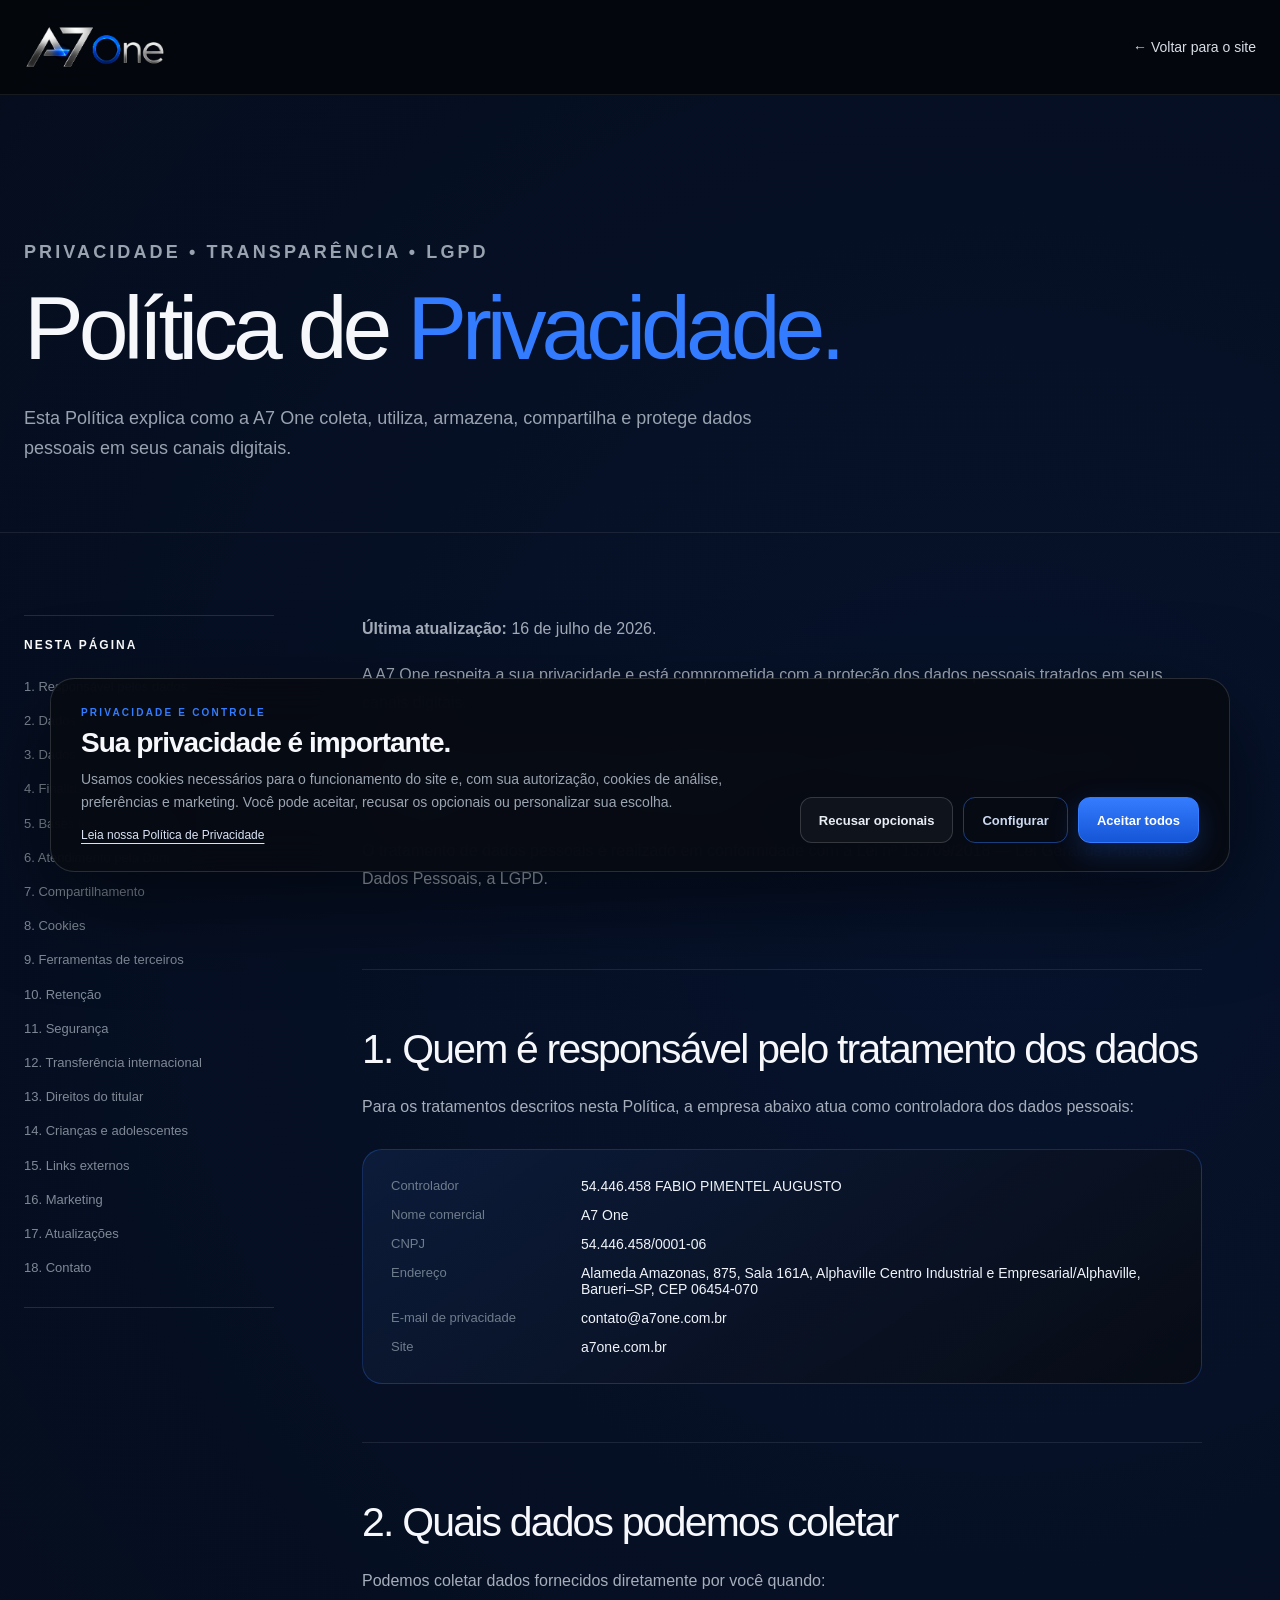
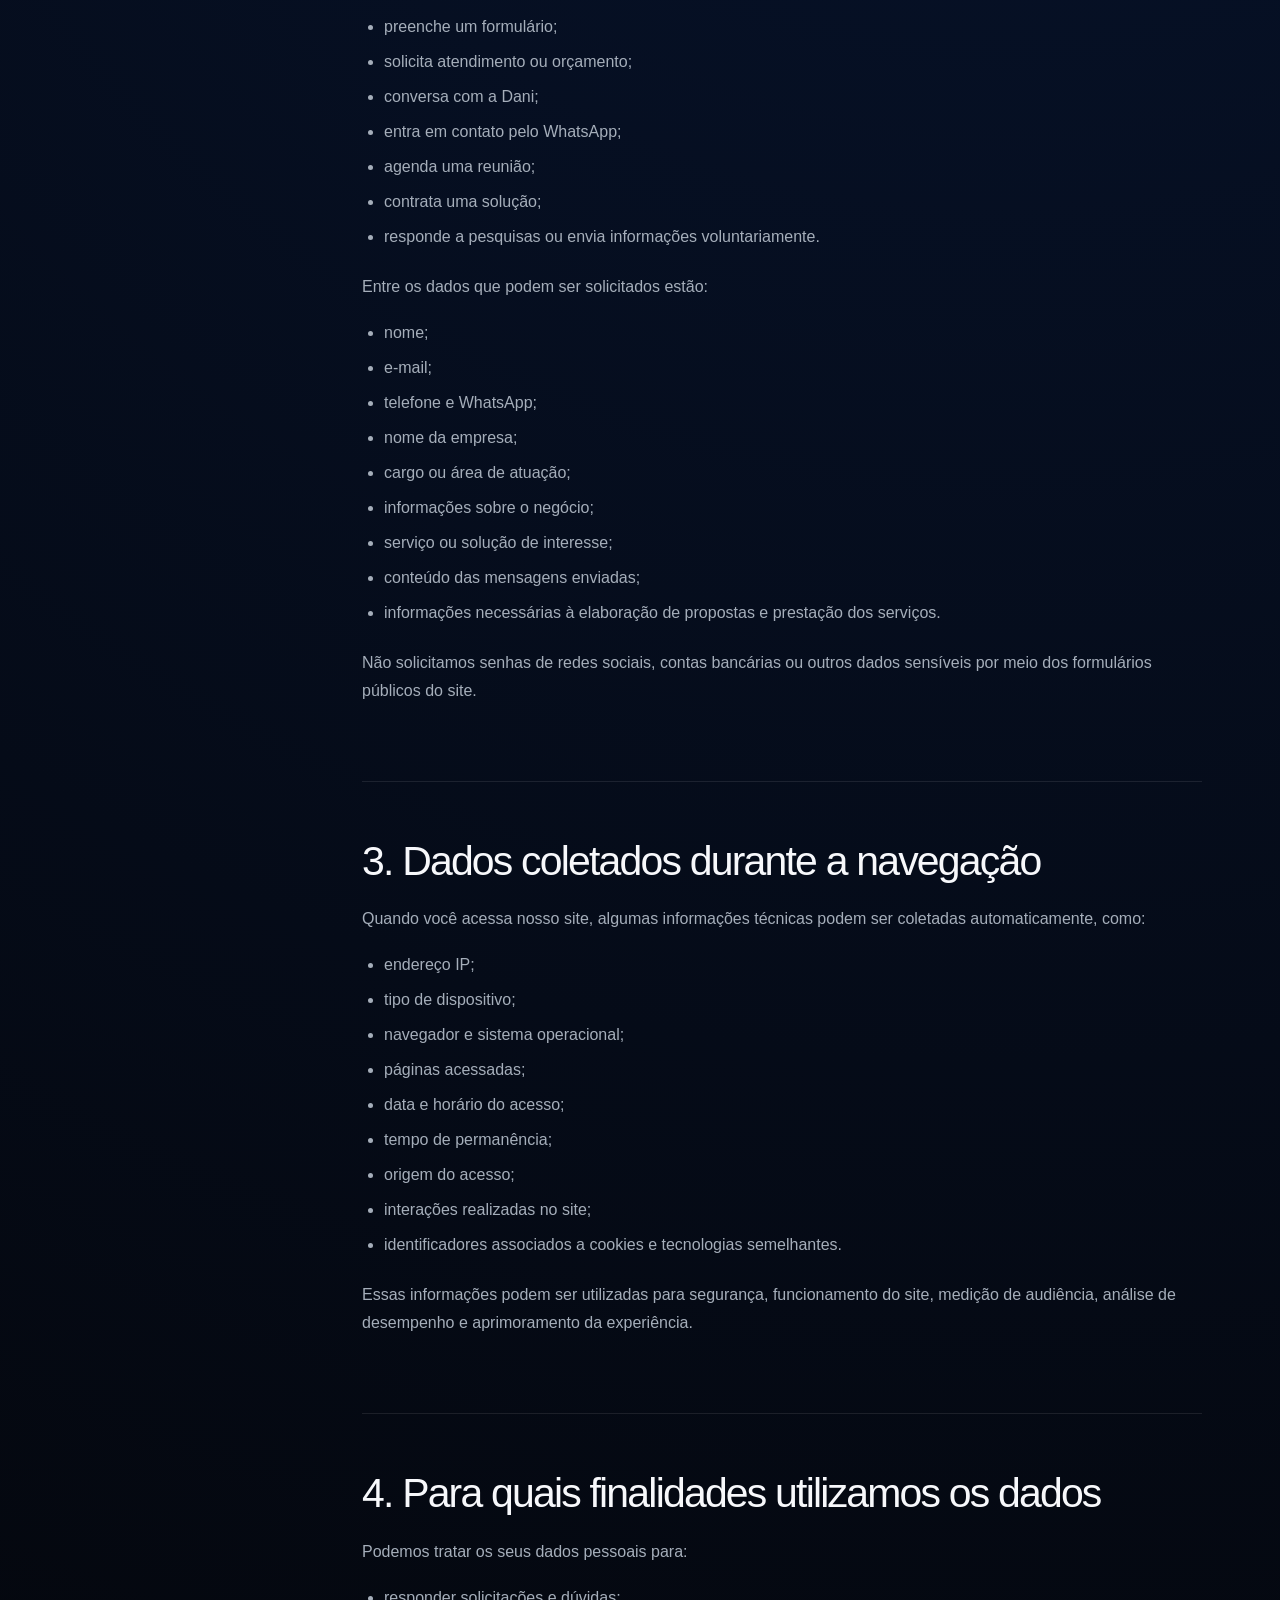
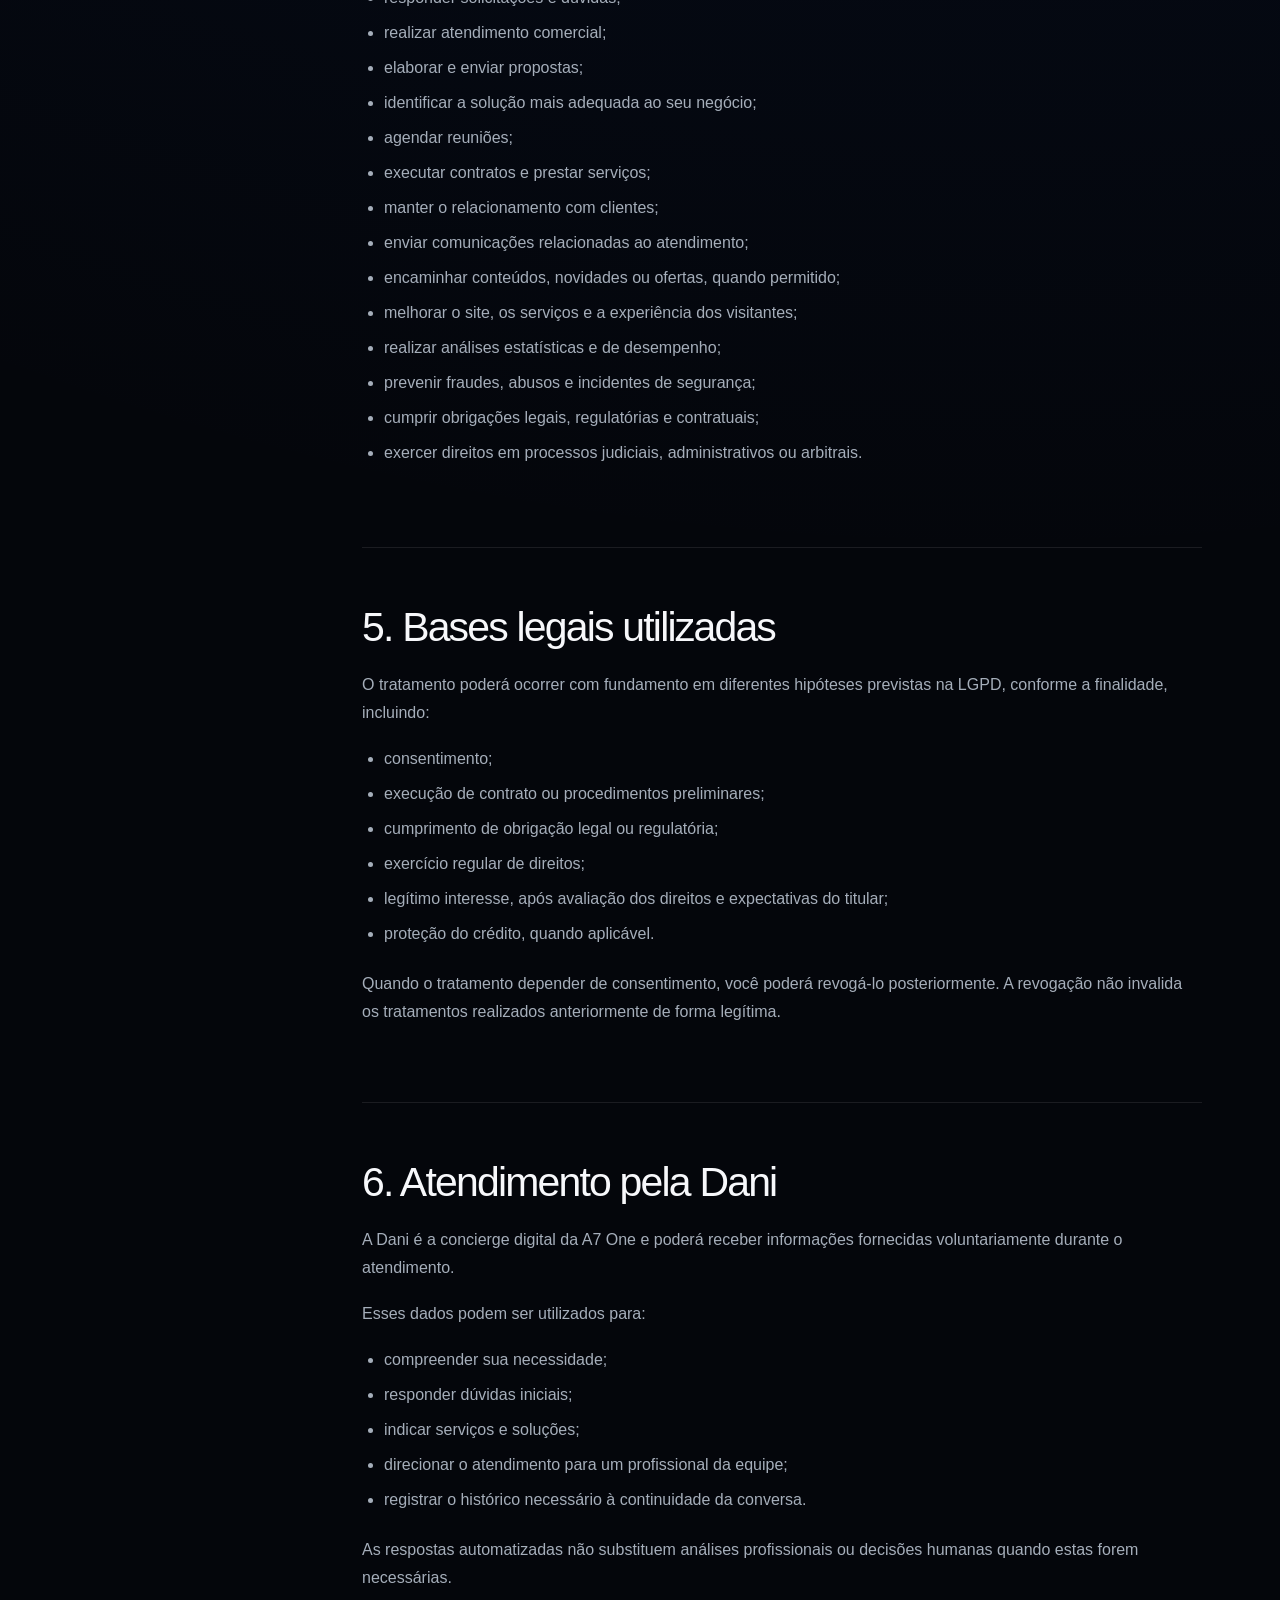
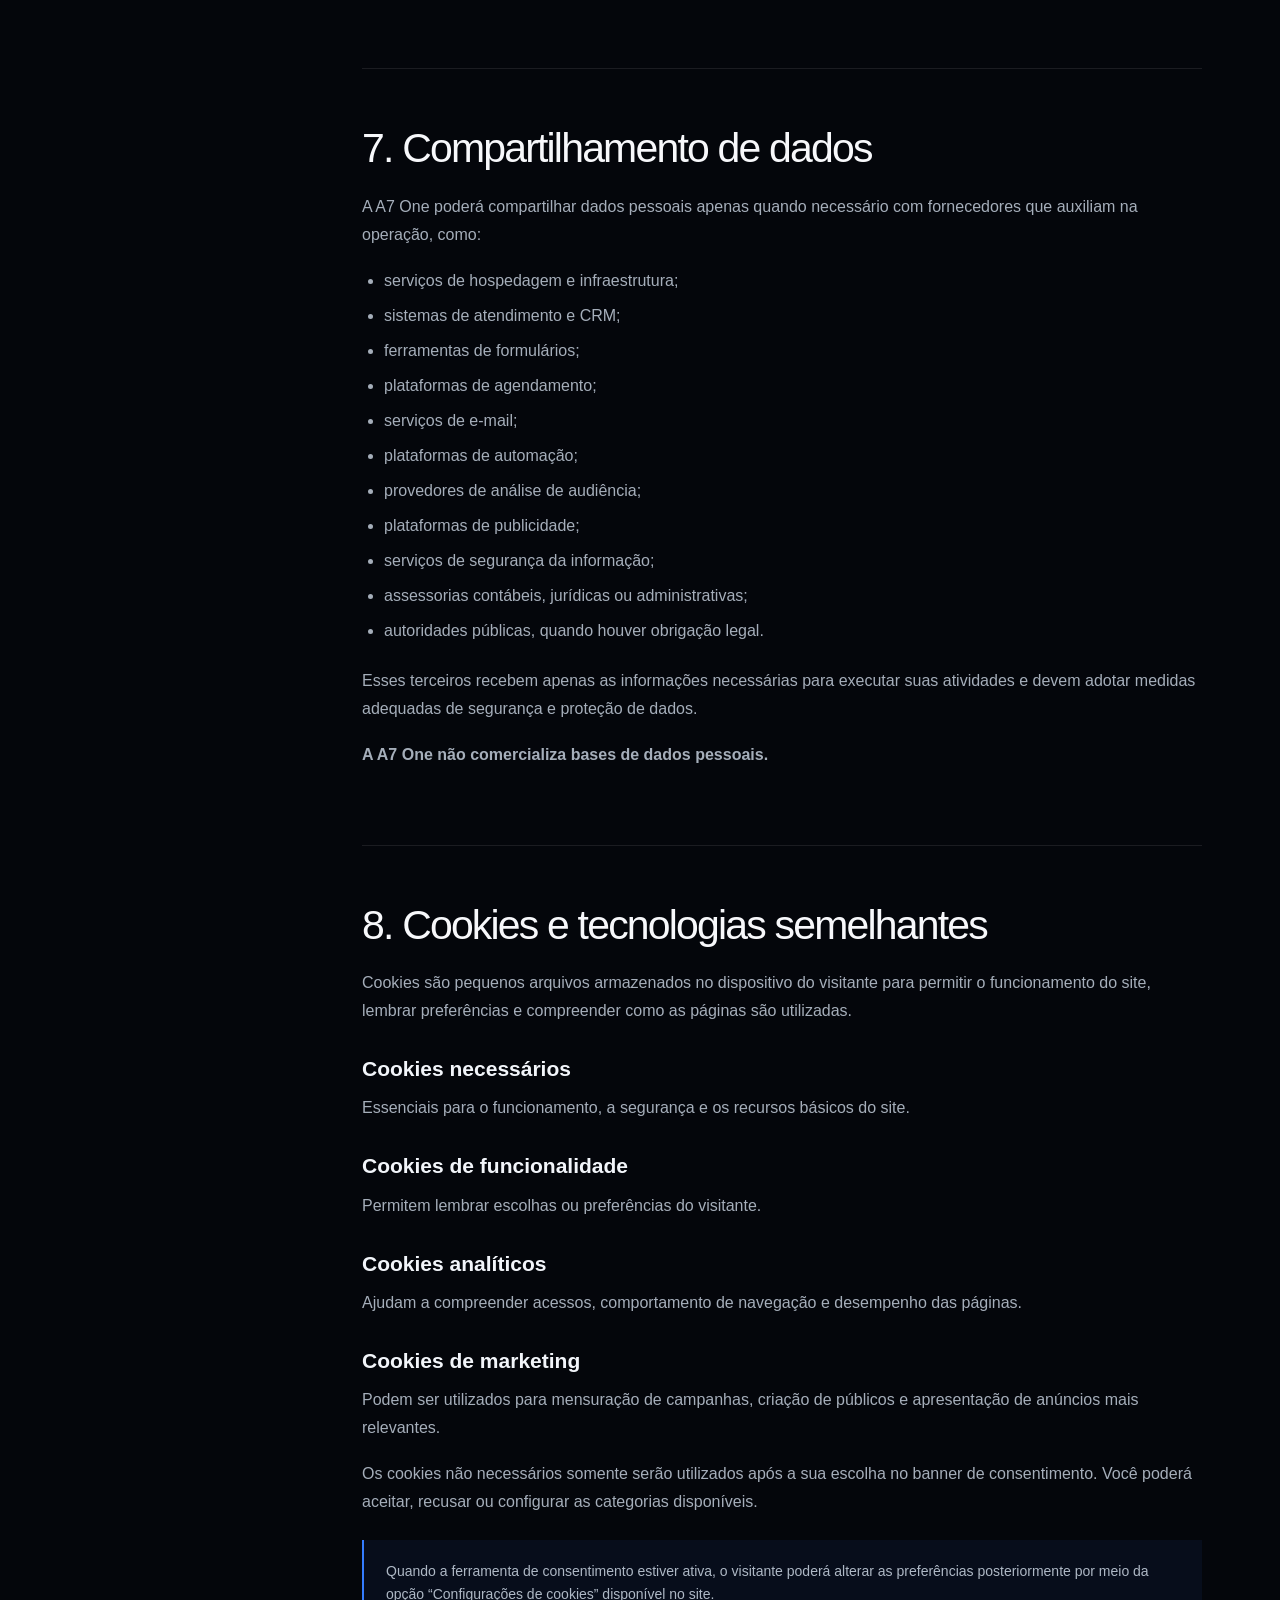
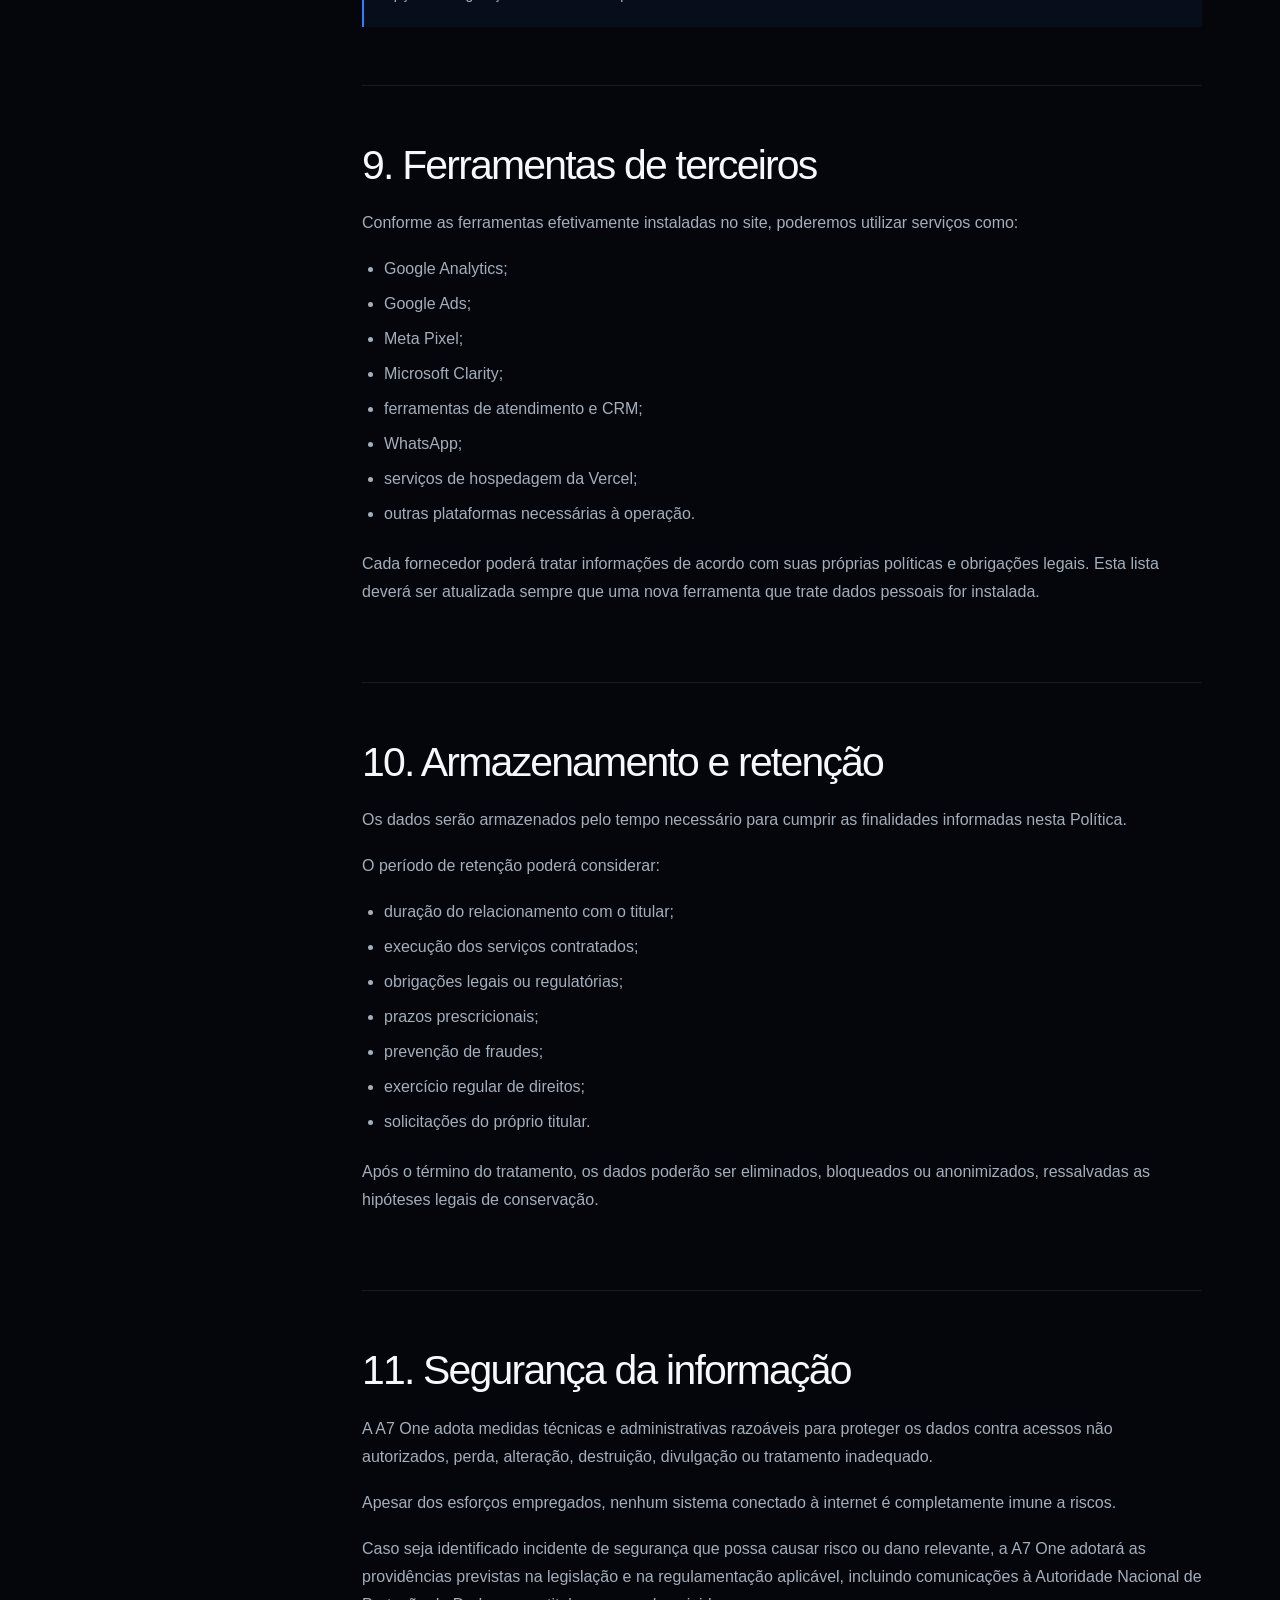
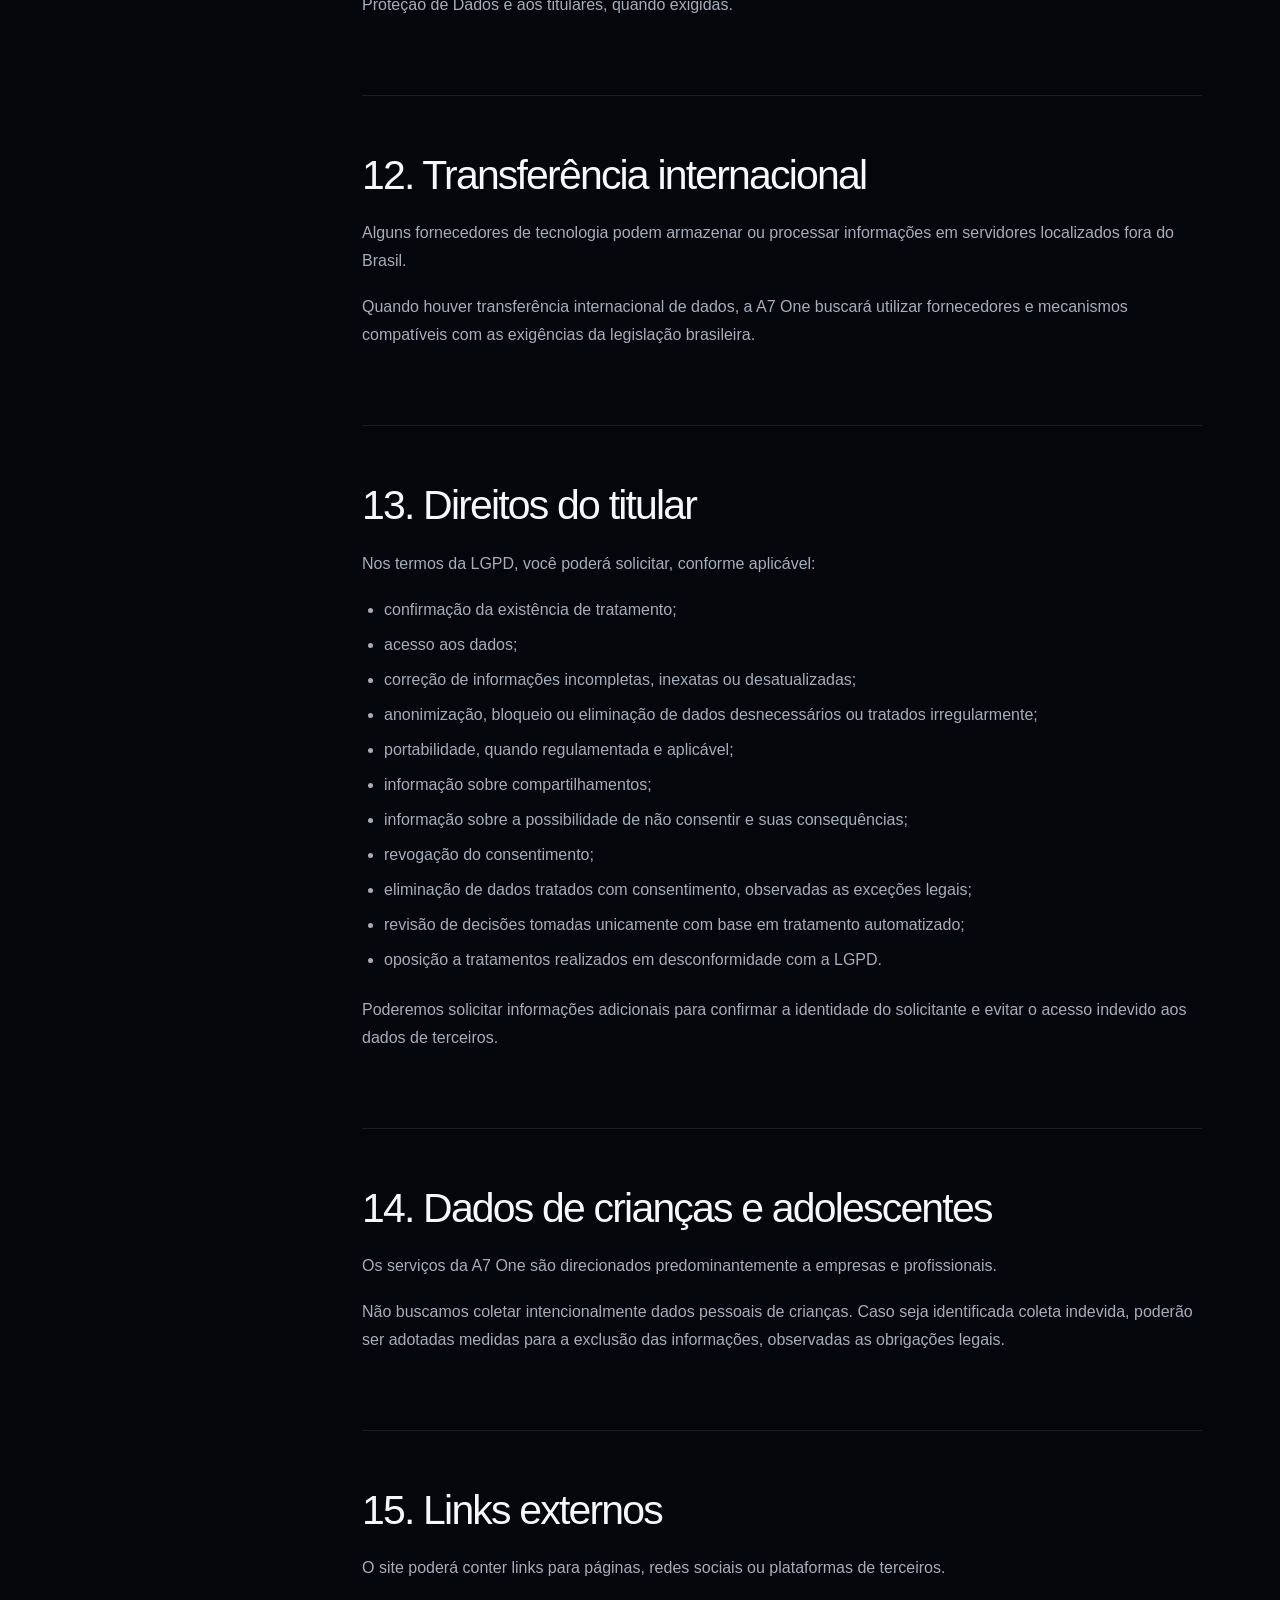
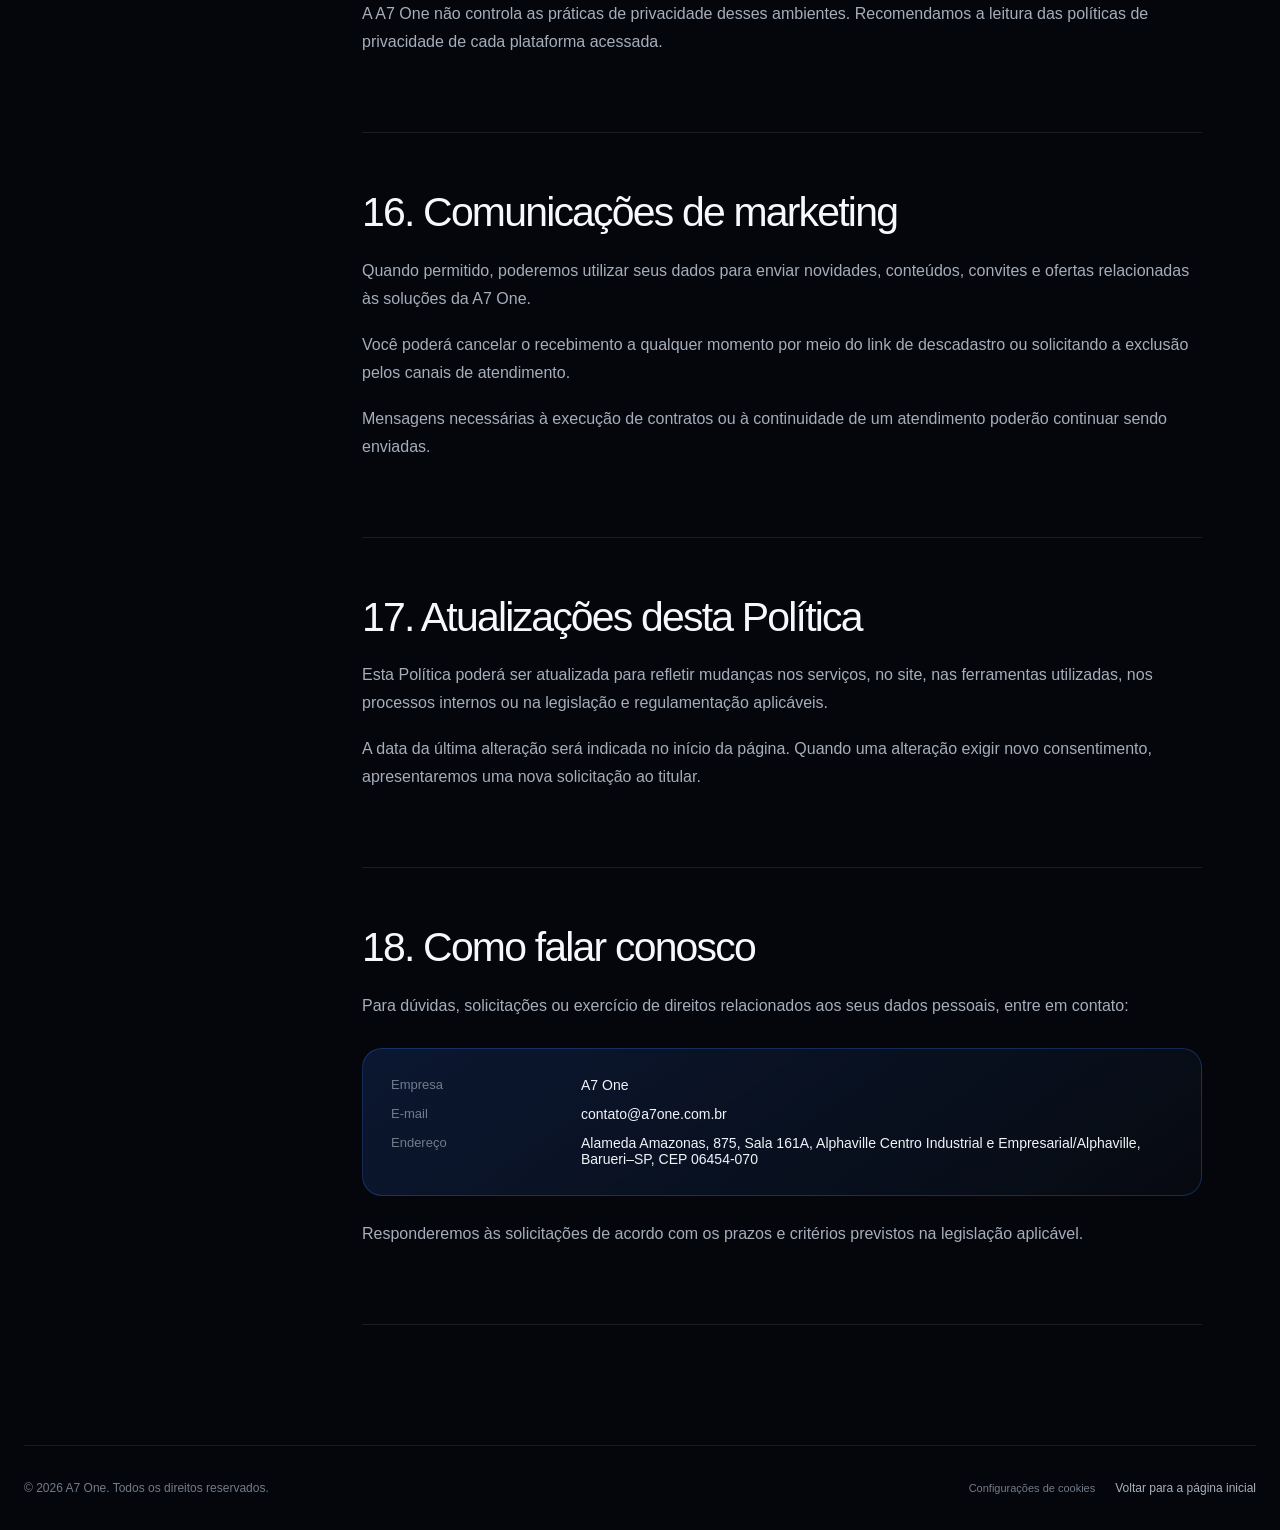
<file: politica-de-privacidade.html>
<!DOCTYPE html>
<html lang="pt-BR">
<head>
  <meta charset="UTF-8">
  <meta name="viewport" content="width=device-width, initial-scale=1.0">
  <meta name="robots" content="index, follow">
  <meta name="description" content="Política de Privacidade da A7 One, em conformidade com a Lei Geral de Proteção de Dados Pessoais — LGPD.">
  <meta name="theme-color" content="#04060b">

  <title>Política de Privacidade | A7 One</title>

  <link rel="icon" type="image/png" sizes="32x32" href="../favicon.png">
  <link rel="icon" type="image/png" sizes="16x16" href="../favicon-16.png">
  <link rel="stylesheet" href="../styles.css?v=1784231502">

  <style>
    body.legal-page {
      background:
        radial-gradient(circle at 78% 8%, rgba(18, 76, 190, .19), transparent 28%),
        #04060b;
      color: #f5f7fb;
    }

    .legal-header {
      position: sticky;
      top: 0;
      z-index: 50;
      border-bottom: 1px solid rgba(255,255,255,.08);
      background: rgba(4, 6, 11, .90);
      backdrop-filter: blur(18px);
    }

    .legal-header-inner {
      display: flex;
      align-items: center;
      justify-content: space-between;
      min-height: 94px;
    }

    .legal-header img {
      display: block;
      width: 142px;
      height: auto;
    }

    .legal-back {
      display: inline-flex;
      align-items: center;
      gap: 10px;
      color: #d8dde7;
      font-size: 14px;
      text-decoration: none;
      transition: color .2s ease;
    }

    .legal-back:hover {
      color: #4b8cff;
    }

    .legal-hero {
      padding: 110px 0 68px;
      border-bottom: 1px solid rgba(255,255,255,.08);
    }

    .legal-hero .eyebrow {
      margin-bottom: 18px;
    }

    .legal-hero h1 {
      max-width: 920px;
      margin: 0;
      font-size: clamp(52px, 7vw, 100px);
      line-height: .95;
      letter-spacing: -5px;
      font-weight: 500;
    }

    .legal-hero h1 em {
      color: #347cff;
      font-style: normal;
    }

    .legal-hero p {
      max-width: 740px;
      margin: 32px 0 0;
      color: #99a3b0;
      font-size: 18px;
      line-height: 1.7;
    }

    .legal-layout {
      display: grid;
      grid-template-columns: 250px minmax(0, 840px);
      gap: 88px;
      align-items: start;
      padding-top: 82px;
      padding-bottom: 120px;
    }

    .legal-index {
      position: sticky;
      top: 128px;
      padding: 22px 0;
      border-top: 1px solid rgba(255,255,255,.12);
      border-bottom: 1px solid rgba(255,255,255,.12);
    }

    .legal-index strong {
      display: block;
      margin-bottom: 18px;
      color: #fff;
      font-size: 12px;
      letter-spacing: 2px;
      text-transform: uppercase;
    }

    .legal-index a {
      display: block;
      padding: 8px 0;
      color: #7f8996;
      font-size: 13px;
      line-height: 1.4;
      text-decoration: none;
      transition: color .2s ease;
    }

    .legal-index a:hover {
      color: #4b8cff;
    }

    .legal-content {
      min-width: 0;
    }

    .legal-content section {
      scroll-margin-top: 130px;
      padding: 0 0 58px;
      margin-bottom: 58px;
      border-bottom: 1px solid rgba(255,255,255,.09);
    }

    .legal-content section:last-child {
      margin-bottom: 0;
    }

    .legal-content h2 {
      margin: 0 0 22px;
      color: #f7f8fb;
      font-size: clamp(30px, 3.2vw, 46px);
      line-height: 1.06;
      letter-spacing: -1.8px;
      font-weight: 500;
    }

    .legal-content h3 {
      margin: 30px 0 12px;
      color: #f2f5fa;
      font-size: 21px;
      line-height: 1.3;
    }

    .legal-content p,
    .legal-content li {
      color: #a5aeba;
      font-size: 16px;
      line-height: 1.75;
    }

    .legal-content p {
      margin: 0 0 18px;
    }

    .legal-content ul {
      margin: 0 0 22px;
      padding-left: 22px;
    }

    .legal-content li + li {
      margin-top: 7px;
    }

    .legal-data-card {
      display: grid;
      gap: 13px;
      margin: 28px 0 0;
      padding: 28px;
      border: 1px solid rgba(52,124,255,.28);
      border-radius: 20px;
      background: linear-gradient(145deg, rgba(15,33,68,.68), rgba(8,11,18,.86));
    }

    .legal-data-card div {
      display: grid;
      grid-template-columns: 170px 1fr;
      gap: 20px;
    }

    .legal-data-card span {
      color: #6f7c8c;
      font-size: 13px;
    }

    .legal-data-card strong,
    .legal-data-card a {
      color: #f0f4fa;
      font-size: 14px;
      font-weight: 500;
      text-decoration: none;
    }

    .legal-note {
      margin-top: 24px;
      padding: 20px 22px;
      border-left: 2px solid #347cff;
      background: rgba(30,77,168,.10);
      color: #aeb8c5;
      font-size: 14px;
      line-height: 1.65;
    }

    .legal-footer {
      display: grid;
      grid-template-columns: 1fr auto;
      gap: 30px;
      align-items: center;
      padding-top: 35px;
      padding-bottom: 35px;
      border-top: 1px solid rgba(255,255,255,.08);
      color: #727c89;
      font-size: 12px;
    }

    .legal-footer a {
      color: #a8b1bd;
      text-decoration: none;
    }

    .footer-legal {
      display: flex;
      align-items: center;
      gap: 18px;
      flex-wrap: wrap;
    }

    .footer-legal a {
      color: inherit;
      font-size: 11px;
      text-decoration: none;
      transition: color .2s ease;
    }

    .footer-legal a:hover {
      color: #4b8cff;
    }

    @media (max-width: 900px) {
      .legal-layout {
        grid-template-columns: 1fr;
        gap: 40px;
      }

      .legal-index {
        position: static;
        display: none;
      }

      .legal-hero {
        padding-top: 80px;
      }

      .legal-data-card div {
        grid-template-columns: 1fr;
        gap: 4px;
      }
    }

    @media (max-width: 720px) {
      .legal-header-inner {
        min-height: 78px;
      }

      .legal-header img {
        width: 118px;
      }

      .legal-back {
        font-size: 12px;
      }

      .legal-hero {
        padding: 68px 0 52px;
      }

      .legal-hero h1 {
        font-size: 49px;
        letter-spacing: -3.2px;
      }

      .legal-hero p {
        font-size: 16px;
      }

      .legal-layout {
        padding-top: 58px;
        padding-bottom: 82px;
      }

      .legal-content section {
        padding-bottom: 42px;
        margin-bottom: 42px;
      }

      .legal-content p,
      .legal-content li {
        font-size: 15px;
      }

      .legal-data-card {
        padding: 21px;
      }

      .legal-footer {
        grid-template-columns: 1fr;
      }
    }
  </style>
</head>

<body class="legal-page">
  <header class="legal-header">
    <div class="legal-header-inner shell">
      <a href="/" aria-label="Voltar para a página inicial da A7 One">
        <img src="../assets/a7one-logo-clean.png?v=1784229702" alt="A7 One">
      </a>
      <a class="legal-back" href="/">← Voltar para o site</a>
    </div>
  </header>

  <main>
    <section class="legal-hero">
      <div class="shell">
        <p class="eyebrow">PRIVACIDADE • TRANSPARÊNCIA • LGPD</p>
        <h1>Política de <em>Privacidade.</em></h1>
        <p>
          Esta Política explica como a A7 One coleta, utiliza, armazena,
          compartilha e protege dados pessoais em seus canais digitais.
        </p>
      </div>
    </section>

    <div class="legal-layout shell">
      <aside class="legal-index" aria-label="Índice da Política de Privacidade">
        <strong>Nesta página</strong>
        <a href="#responsavel">1. Responsável pelos dados</a>
        <a href="#dados-coletados">2. Dados coletados</a>
        <a href="#navegacao">3. Dados de navegação</a>
        <a href="#finalidades">4. Finalidades</a>
        <a href="#bases-legais">5. Bases legais</a>
        <a href="#dani">6. Atendimento pela Dani</a>
        <a href="#compartilhamento">7. Compartilhamento</a>
        <a href="#cookies">8. Cookies</a>
        <a href="#terceiros">9. Ferramentas de terceiros</a>
        <a href="#retencao">10. Retenção</a>
        <a href="#seguranca">11. Segurança</a>
        <a href="#transferencia">12. Transferência internacional</a>
        <a href="#direitos">13. Direitos do titular</a>
        <a href="#criancas">14. Crianças e adolescentes</a>
        <a href="#links">15. Links externos</a>
        <a href="#marketing">16. Marketing</a>
        <a href="#atualizacoes">17. Atualizações</a>
        <a href="#contato">18. Contato</a>
      </aside>

      <article class="legal-content">
        <section>
          <p><strong>Última atualização:</strong> 16 de julho de 2026.</p>
          <p>
            A A7 One respeita a sua privacidade e está comprometida com a proteção
            dos dados pessoais tratados em seus canais digitais.
          </p>
          <p>
            Esta Política de Privacidade explica como coletamos, utilizamos,
            armazenamos, compartilhamos e protegemos informações pessoais de
            visitantes, potenciais clientes, clientes e demais pessoas que
            interagem com o site <strong>a7one.com.br</strong> e com os nossos
            canais de atendimento.
          </p>
          <p>
            O tratamento de dados pessoais é realizado em conformidade com a
            Lei nº 13.709/2018 — Lei Geral de Proteção de Dados Pessoais, a LGPD.
          </p>
        </section>

        <section id="responsavel">
          <h2>1. Quem é responsável pelo tratamento dos dados</h2>
          <p>
            Para os tratamentos descritos nesta Política, a empresa abaixo atua
            como controladora dos dados pessoais:
          </p>

          <div class="legal-data-card">
            <div><span>Controlador</span><strong>54.446.458 FABIO PIMENTEL AUGUSTO</strong></div>
            <div><span>Nome comercial</span><strong>A7 One</strong></div>
            <div><span>CNPJ</span><strong>54.446.458/0001-06</strong></div>
            <div><span>Endereço</span><strong>Alameda Amazonas, 875, Sala 161A, Alphaville Centro Industrial e Empresarial/Alphaville, Barueri–SP, CEP 06454-070</strong></div>
            <div><span>E-mail de privacidade</span><a href="mailto:contato@a7one.com.br">contato@a7one.com.br</a></div>
            <div><span>Site</span><a href="https://a7one.com.br">a7one.com.br</a></div>
          </div>
        </section>

        <section id="dados-coletados">
          <h2>2. Quais dados podemos coletar</h2>
          <p>Podemos coletar dados fornecidos diretamente por você quando:</p>
          <ul>
            <li>preenche um formulário;</li>
            <li>solicita atendimento ou orçamento;</li>
            <li>conversa com a Dani;</li>
            <li>entra em contato pelo WhatsApp;</li>
            <li>agenda uma reunião;</li>
            <li>contrata uma solução;</li>
            <li>responde a pesquisas ou envia informações voluntariamente.</li>
          </ul>

          <p>Entre os dados que podem ser solicitados estão:</p>
          <ul>
            <li>nome;</li>
            <li>e-mail;</li>
            <li>telefone e WhatsApp;</li>
            <li>nome da empresa;</li>
            <li>cargo ou área de atuação;</li>
            <li>informações sobre o negócio;</li>
            <li>serviço ou solução de interesse;</li>
            <li>conteúdo das mensagens enviadas;</li>
            <li>informações necessárias à elaboração de propostas e prestação dos serviços.</li>
          </ul>

          <p>
            Não solicitamos senhas de redes sociais, contas bancárias ou outros
            dados sensíveis por meio dos formulários públicos do site.
          </p>
        </section>

        <section id="navegacao">
          <h2>3. Dados coletados durante a navegação</h2>
          <p>
            Quando você acessa nosso site, algumas informações técnicas podem
            ser coletadas automaticamente, como:
          </p>
          <ul>
            <li>endereço IP;</li>
            <li>tipo de dispositivo;</li>
            <li>navegador e sistema operacional;</li>
            <li>páginas acessadas;</li>
            <li>data e horário do acesso;</li>
            <li>tempo de permanência;</li>
            <li>origem do acesso;</li>
            <li>interações realizadas no site;</li>
            <li>identificadores associados a cookies e tecnologias semelhantes.</li>
          </ul>
          <p>
            Essas informações podem ser utilizadas para segurança, funcionamento
            do site, medição de audiência, análise de desempenho e aprimoramento
            da experiência.
          </p>
        </section>

        <section id="finalidades">
          <h2>4. Para quais finalidades utilizamos os dados</h2>
          <p>Podemos tratar os seus dados pessoais para:</p>
          <ul>
            <li>responder solicitações e dúvidas;</li>
            <li>realizar atendimento comercial;</li>
            <li>elaborar e enviar propostas;</li>
            <li>identificar a solução mais adequada ao seu negócio;</li>
            <li>agendar reuniões;</li>
            <li>executar contratos e prestar serviços;</li>
            <li>manter o relacionamento com clientes;</li>
            <li>enviar comunicações relacionadas ao atendimento;</li>
            <li>encaminhar conteúdos, novidades ou ofertas, quando permitido;</li>
            <li>melhorar o site, os serviços e a experiência dos visitantes;</li>
            <li>realizar análises estatísticas e de desempenho;</li>
            <li>prevenir fraudes, abusos e incidentes de segurança;</li>
            <li>cumprir obrigações legais, regulatórias e contratuais;</li>
            <li>exercer direitos em processos judiciais, administrativos ou arbitrais.</li>
          </ul>
        </section>

        <section id="bases-legais">
          <h2>5. Bases legais utilizadas</h2>
          <p>
            O tratamento poderá ocorrer com fundamento em diferentes hipóteses
            previstas na LGPD, conforme a finalidade, incluindo:
          </p>
          <ul>
            <li>consentimento;</li>
            <li>execução de contrato ou procedimentos preliminares;</li>
            <li>cumprimento de obrigação legal ou regulatória;</li>
            <li>exercício regular de direitos;</li>
            <li>legítimo interesse, após avaliação dos direitos e expectativas do titular;</li>
            <li>proteção do crédito, quando aplicável.</li>
          </ul>
          <p>
            Quando o tratamento depender de consentimento, você poderá revogá-lo
            posteriormente. A revogação não invalida os tratamentos realizados
            anteriormente de forma legítima.
          </p>
        </section>

        <section id="dani">
          <h2>6. Atendimento pela Dani</h2>
          <p>
            A Dani é a concierge digital da A7 One e poderá receber informações
            fornecidas voluntariamente durante o atendimento.
          </p>
          <p>Esses dados podem ser utilizados para:</p>
          <ul>
            <li>compreender sua necessidade;</li>
            <li>responder dúvidas iniciais;</li>
            <li>indicar serviços e soluções;</li>
            <li>direcionar o atendimento para um profissional da equipe;</li>
            <li>registrar o histórico necessário à continuidade da conversa.</li>
          </ul>
          <p>
            As respostas automatizadas não substituem análises profissionais ou
            decisões humanas quando estas forem necessárias.
          </p>
        </section>

        <section id="compartilhamento">
          <h2>7. Compartilhamento de dados</h2>
          <p>
            A A7 One poderá compartilhar dados pessoais apenas quando necessário
            com fornecedores que auxiliam na operação, como:
          </p>
          <ul>
            <li>serviços de hospedagem e infraestrutura;</li>
            <li>sistemas de atendimento e CRM;</li>
            <li>ferramentas de formulários;</li>
            <li>plataformas de agendamento;</li>
            <li>serviços de e-mail;</li>
            <li>plataformas de automação;</li>
            <li>provedores de análise de audiência;</li>
            <li>plataformas de publicidade;</li>
            <li>serviços de segurança da informação;</li>
            <li>assessorias contábeis, jurídicas ou administrativas;</li>
            <li>autoridades públicas, quando houver obrigação legal.</li>
          </ul>
          <p>
            Esses terceiros recebem apenas as informações necessárias para
            executar suas atividades e devem adotar medidas adequadas de
            segurança e proteção de dados.
          </p>
          <p><strong>A A7 One não comercializa bases de dados pessoais.</strong></p>
        </section>

        <section id="cookies">
          <h2>8. Cookies e tecnologias semelhantes</h2>
          <p>
            Cookies são pequenos arquivos armazenados no dispositivo do visitante
            para permitir o funcionamento do site, lembrar preferências e
            compreender como as páginas são utilizadas.
          </p>

          <h3>Cookies necessários</h3>
          <p>
            Essenciais para o funcionamento, a segurança e os recursos básicos do site.
          </p>

          <h3>Cookies de funcionalidade</h3>
          <p>Permitem lembrar escolhas ou preferências do visitante.</p>

          <h3>Cookies analíticos</h3>
          <p>
            Ajudam a compreender acessos, comportamento de navegação e desempenho das páginas.
          </p>

          <h3>Cookies de marketing</h3>
          <p>
            Podem ser utilizados para mensuração de campanhas, criação de
            públicos e apresentação de anúncios mais relevantes.
          </p>

          <p>
            Os cookies não necessários somente serão utilizados após a sua
            escolha no banner de consentimento. Você poderá aceitar, recusar ou
            configurar as categorias disponíveis.
          </p>

          <div class="legal-note">
            Quando a ferramenta de consentimento estiver ativa, o visitante
            poderá alterar as preferências posteriormente por meio da opção
            “Configurações de cookies” disponível no site.
          </div>
        </section>

        <section id="terceiros">
          <h2>9. Ferramentas de terceiros</h2>
          <p>
            Conforme as ferramentas efetivamente instaladas no site, poderemos
            utilizar serviços como:
          </p>
          <ul>
            <li>Google Analytics;</li>
            <li>Google Ads;</li>
            <li>Meta Pixel;</li>
            <li>Microsoft Clarity;</li>
            <li>ferramentas de atendimento e CRM;</li>
            <li>WhatsApp;</li>
            <li>serviços de hospedagem da Vercel;</li>
            <li>outras plataformas necessárias à operação.</li>
          </ul>
          <p>
            Cada fornecedor poderá tratar informações de acordo com suas próprias
            políticas e obrigações legais. Esta lista deverá ser atualizada
            sempre que uma nova ferramenta que trate dados pessoais for instalada.
          </p>
        </section>

        <section id="retencao">
          <h2>10. Armazenamento e retenção</h2>
          <p>
            Os dados serão armazenados pelo tempo necessário para cumprir as
            finalidades informadas nesta Política.
          </p>
          <p>O período de retenção poderá considerar:</p>
          <ul>
            <li>duração do relacionamento com o titular;</li>
            <li>execução dos serviços contratados;</li>
            <li>obrigações legais ou regulatórias;</li>
            <li>prazos prescricionais;</li>
            <li>prevenção de fraudes;</li>
            <li>exercício regular de direitos;</li>
            <li>solicitações do próprio titular.</li>
          </ul>
          <p>
            Após o término do tratamento, os dados poderão ser eliminados,
            bloqueados ou anonimizados, ressalvadas as hipóteses legais de conservação.
          </p>
        </section>

        <section id="seguranca">
          <h2>11. Segurança da informação</h2>
          <p>
            A A7 One adota medidas técnicas e administrativas razoáveis para
            proteger os dados contra acessos não autorizados, perda, alteração,
            destruição, divulgação ou tratamento inadequado.
          </p>
          <p>
            Apesar dos esforços empregados, nenhum sistema conectado à internet
            é completamente imune a riscos.
          </p>
          <p>
            Caso seja identificado incidente de segurança que possa causar risco
            ou dano relevante, a A7 One adotará as providências previstas na
            legislação e na regulamentação aplicável, incluindo comunicações à
            Autoridade Nacional de Proteção de Dados e aos titulares, quando exigidas.
          </p>
        </section>

        <section id="transferencia">
          <h2>12. Transferência internacional</h2>
          <p>
            Alguns fornecedores de tecnologia podem armazenar ou processar
            informações em servidores localizados fora do Brasil.
          </p>
          <p>
            Quando houver transferência internacional de dados, a A7 One buscará
            utilizar fornecedores e mecanismos compatíveis com as exigências da
            legislação brasileira.
          </p>
        </section>

        <section id="direitos">
          <h2>13. Direitos do titular</h2>
          <p>Nos termos da LGPD, você poderá solicitar, conforme aplicável:</p>
          <ul>
            <li>confirmação da existência de tratamento;</li>
            <li>acesso aos dados;</li>
            <li>correção de informações incompletas, inexatas ou desatualizadas;</li>
            <li>anonimização, bloqueio ou eliminação de dados desnecessários ou tratados irregularmente;</li>
            <li>portabilidade, quando regulamentada e aplicável;</li>
            <li>informação sobre compartilhamentos;</li>
            <li>informação sobre a possibilidade de não consentir e suas consequências;</li>
            <li>revogação do consentimento;</li>
            <li>eliminação de dados tratados com consentimento, observadas as exceções legais;</li>
            <li>revisão de decisões tomadas unicamente com base em tratamento automatizado;</li>
            <li>oposição a tratamentos realizados em desconformidade com a LGPD.</li>
          </ul>
          <p>
            Poderemos solicitar informações adicionais para confirmar a identidade
            do solicitante e evitar o acesso indevido aos dados de terceiros.
          </p>
        </section>

        <section id="criancas">
          <h2>14. Dados de crianças e adolescentes</h2>
          <p>
            Os serviços da A7 One são direcionados predominantemente a empresas e profissionais.
          </p>
          <p>
            Não buscamos coletar intencionalmente dados pessoais de crianças.
            Caso seja identificada coleta indevida, poderão ser adotadas medidas
            para a exclusão das informações, observadas as obrigações legais.
          </p>
        </section>

        <section id="links">
          <h2>15. Links externos</h2>
          <p>
            O site poderá conter links para páginas, redes sociais ou plataformas
            de terceiros.
          </p>
          <p>
            A A7 One não controla as práticas de privacidade desses ambientes.
            Recomendamos a leitura das políticas de privacidade de cada plataforma acessada.
          </p>
        </section>

        <section id="marketing">
          <h2>16. Comunicações de marketing</h2>
          <p>
            Quando permitido, poderemos utilizar seus dados para enviar novidades,
            conteúdos, convites e ofertas relacionadas às soluções da A7 One.
          </p>
          <p>
            Você poderá cancelar o recebimento a qualquer momento por meio do link
            de descadastro ou solicitando a exclusão pelos canais de atendimento.
          </p>
          <p>
            Mensagens necessárias à execução de contratos ou à continuidade de
            um atendimento poderão continuar sendo enviadas.
          </p>
        </section>

        <section id="atualizacoes">
          <h2>17. Atualizações desta Política</h2>
          <p>
            Esta Política poderá ser atualizada para refletir mudanças nos
            serviços, no site, nas ferramentas utilizadas, nos processos internos
            ou na legislação e regulamentação aplicáveis.
          </p>
          <p>
            A data da última alteração será indicada no início da página. Quando
            uma alteração exigir novo consentimento, apresentaremos uma nova
            solicitação ao titular.
          </p>
        </section>

        <section id="contato">
          <h2>18. Como falar conosco</h2>
          <p>
            Para dúvidas, solicitações ou exercício de direitos relacionados aos
            seus dados pessoais, entre em contato:
          </p>

          <div class="legal-data-card">
            <div><span>Empresa</span><strong>A7 One</strong></div>
            <div><span>E-mail</span><a href="mailto:contato@a7one.com.br">contato@a7one.com.br</a></div>
            <div><span>Endereço</span><strong>Alameda Amazonas, 875, Sala 161A, Alphaville Centro Industrial e Empresarial/Alphaville, Barueri–SP, CEP 06454-070</strong></div>
          </div>

          <p style="margin-top: 24px;">
            Responderemos às solicitações de acordo com os prazos e critérios
            previstos na legislação aplicável.
          </p>
        </section>
      </article>
    </div>
  </main>

  <footer class="legal-footer shell">
    <span>© 2026 A7 One. Todos os direitos reservados.</span>
    <div class="legal-footer-links">
      <button type="button" class="footer-cookie-settings" data-cookie-settings>Configurações de cookies</button>
      <a href="/">Voltar para a página inicial</a>
    </div>
  </footer>

  <div class="cookie-consent" data-cookie-banner hidden>
    <div class="cookie-consent-copy">
      <span class="cookie-consent-kicker">PRIVACIDADE E CONTROLE</span>
      <h2>Sua privacidade é importante.</h2>
      <p>
        Usamos cookies necessários para o funcionamento do site e, com sua autorização,
        cookies de análise, preferências e marketing. Você pode aceitar, recusar os
        opcionais ou personalizar sua escolha.
      </p>
      <a href="/politica-de-privacidade">Leia nossa Política de Privacidade</a>
    </div>

    <div class="cookie-consent-actions">
      <button type="button" class="cookie-button cookie-button-secondary" data-cookie-reject>
        Recusar opcionais
      </button>
      <button type="button" class="cookie-button cookie-button-ghost" data-cookie-configure>
        Configurar
      </button>
      <button type="button" class="cookie-button cookie-button-primary" data-cookie-accept>
        Aceitar todos
      </button>
    </div>
  </div>

  <div class="cookie-modal" data-cookie-modal hidden>
    <div class="cookie-modal-backdrop" data-cookie-close></div>

    <section class="cookie-modal-panel" role="dialog" aria-modal="true" aria-labelledby="cookie-modal-title">
      <button type="button" class="cookie-modal-close" data-cookie-close aria-label="Fechar configurações de cookies">×</button>

      <p class="cookie-consent-kicker">PREFERÊNCIAS DE PRIVACIDADE</p>
      <h2 id="cookie-modal-title">Configurações de cookies</h2>
      <p class="cookie-modal-intro">
        Escolha quais categorias a A7 One pode utilizar. Os cookies necessários
        permanecem sempre ativos para que o site funcione corretamente.
      </p>

      <div class="cookie-category">
        <div>
          <h3>Cookies necessários</h3>
          <p>Segurança, funcionamento básico e registro das suas preferências.</p>
        </div>
        <span class="cookie-always-active">Sempre ativos</span>
      </div>

      <label class="cookie-category cookie-category-toggle">
        <div>
          <h3>Preferências</h3>
          <p>Permitem lembrar escolhas e personalizar recursos do site.</p>
        </div>
        <input type="checkbox" data-cookie-category="preferences">
        <span class="cookie-toggle" aria-hidden="true"></span>
      </label>

      <label class="cookie-category cookie-category-toggle">
        <div>
          <h3>Estatísticas</h3>
          <p>Ferramentas como Google Analytics e Microsoft Clarity, quando instaladas.</p>
        </div>
        <input type="checkbox" data-cookie-category="analytics">
        <span class="cookie-toggle" aria-hidden="true"></span>
      </label>

      <label class="cookie-category cookie-category-toggle">
        <div>
          <h3>Marketing</h3>
          <p>Google Ads, Meta Pixel e outras ferramentas de mensuração de campanhas, quando instaladas.</p>
        </div>
        <input type="checkbox" data-cookie-category="marketing">
        <span class="cookie-toggle" aria-hidden="true"></span>
      </label>

      <div class="cookie-modal-actions">
        <button type="button" class="cookie-button cookie-button-secondary" data-cookie-modal-reject>
          Recusar opcionais
        </button>
        <button type="button" class="cookie-button cookie-button-primary" data-cookie-save>
          Salvar preferências
        </button>
      </div>
    </section>
  </div>

  <script src="./script.js?v=1784231502"></script>
</body>
</html>
</file>
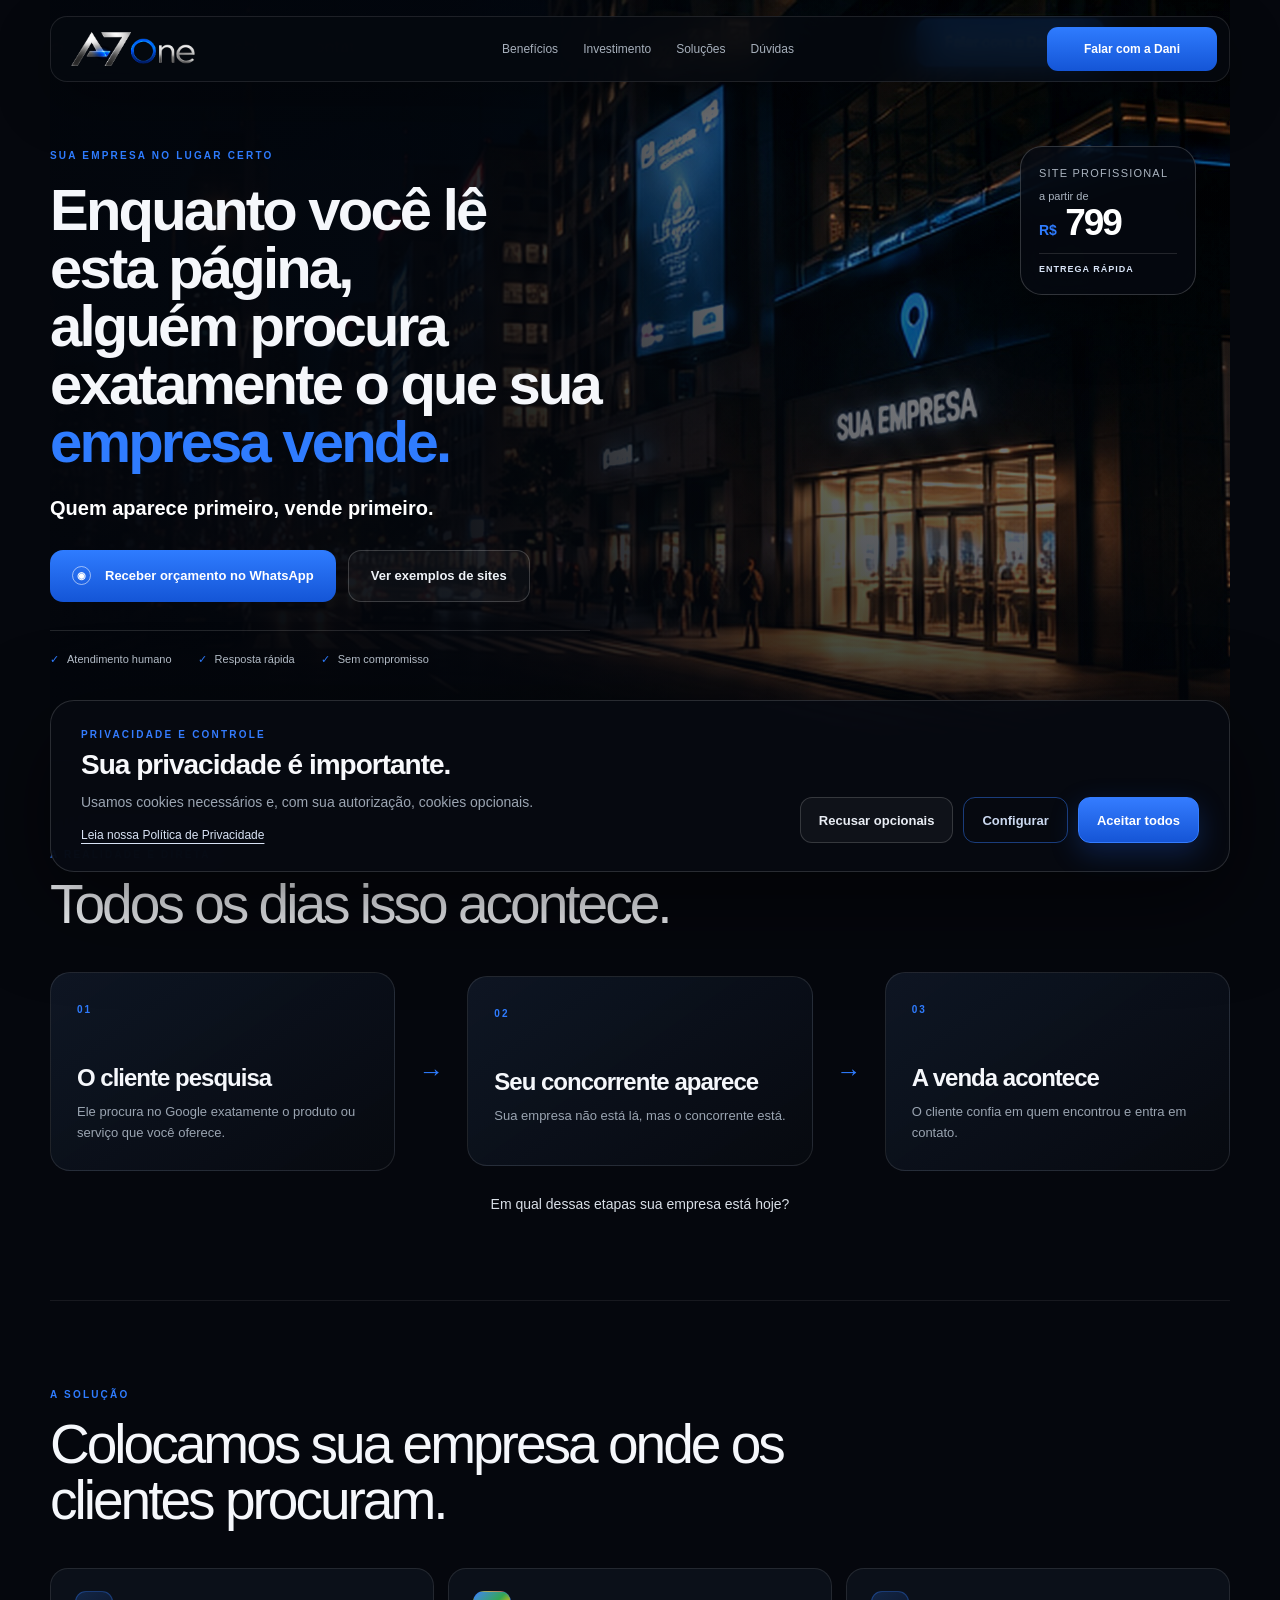
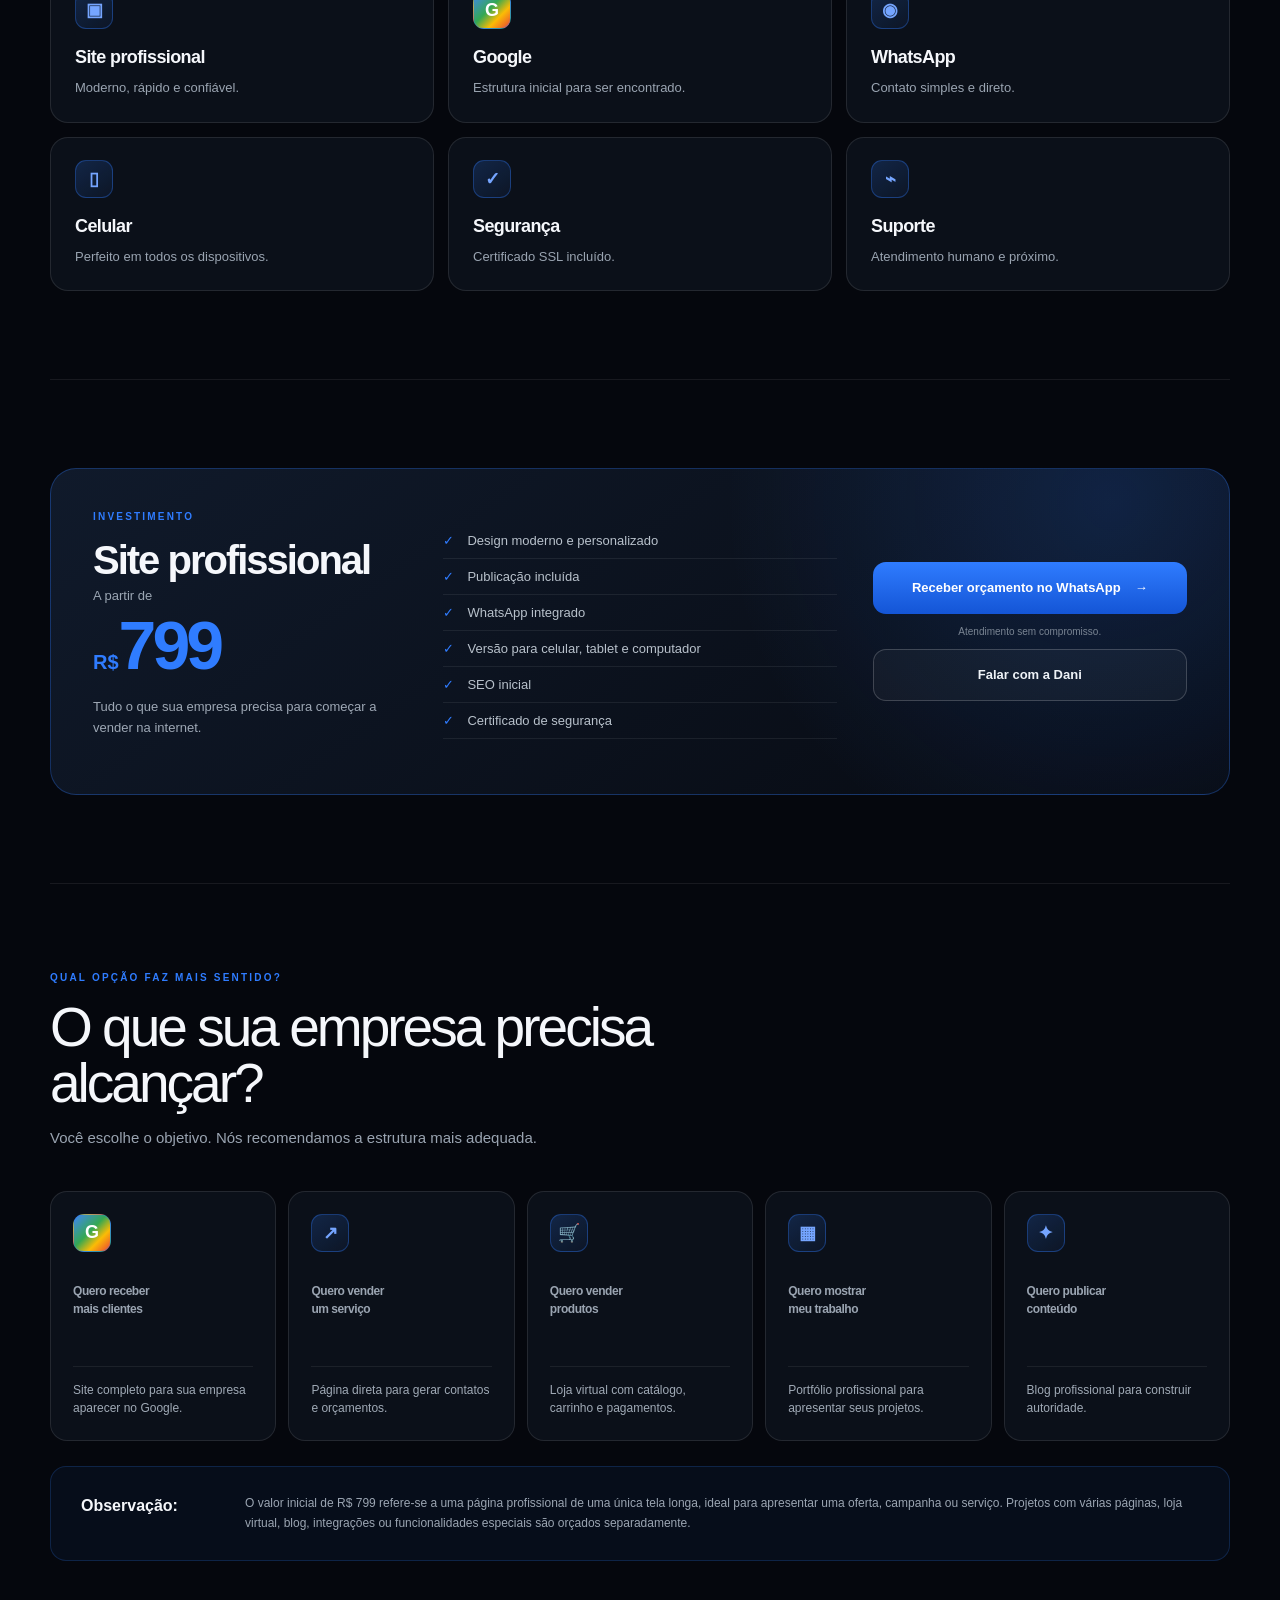
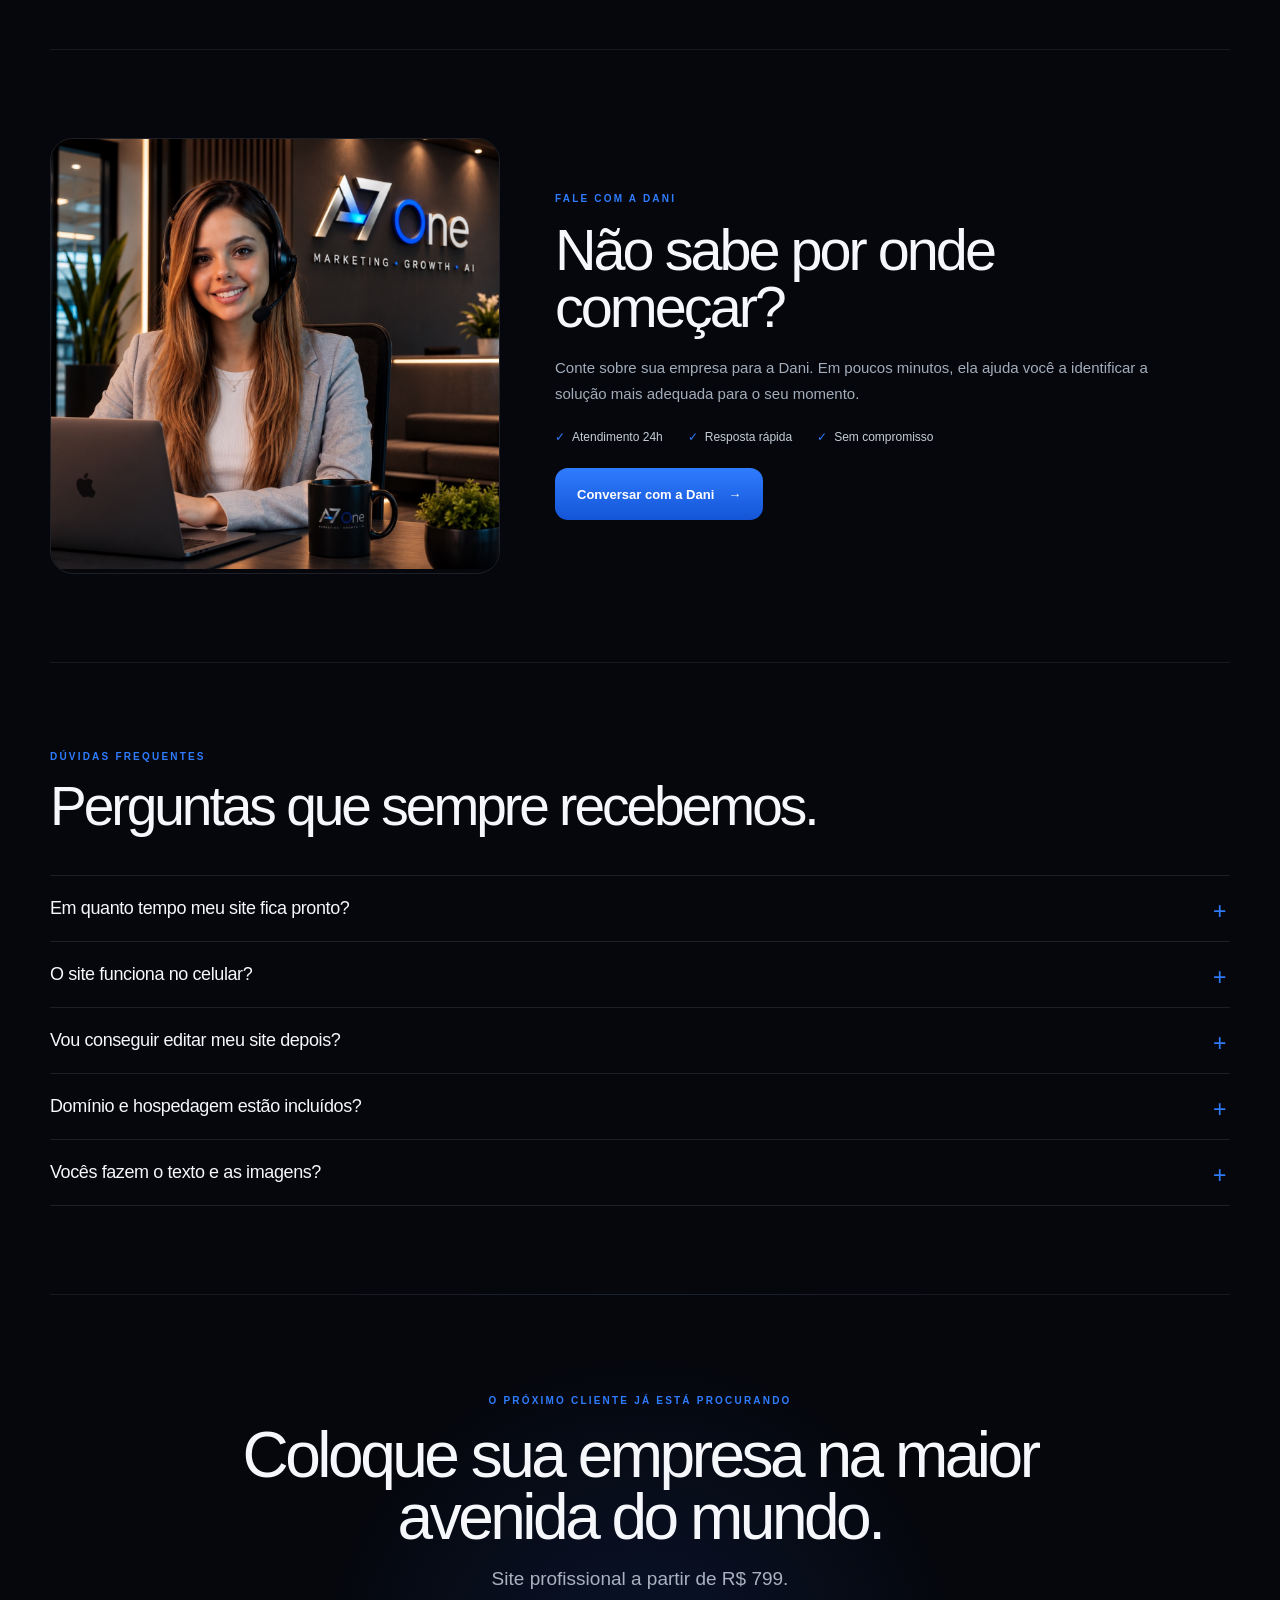
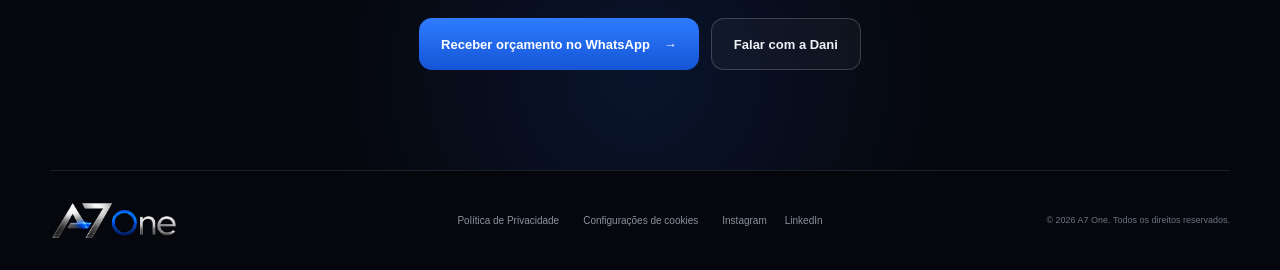
<file: pages/criacao-de-sites.html>
<!doctype html>
<html lang="pt-BR">
<head>
  <meta charset="utf-8">
  <meta name="viewport" content="width=device-width, initial-scale=1">
  <meta name="facebook-domain-verification" content="jbhee355k8fa4rblhmqnkfj1wv9gsf">

  <title>Criação de Sites Profissionais a partir de R$ 799 | A7 One</title>
  <meta name="description" content="Sua empresa onde os clientes procuram. Sites profissionais a partir de R$ 799, com WhatsApp, versão mobile, SEO inicial e publicação.">
  <link rel="canonical" href="https://a7one.com.br/pages/criacao-de-sites">

  <meta property="og:type" content="website">
  <meta property="og:url" content="https://a7one.com.br/pages/criacao-de-sites">
  <meta property="og:title" content="Enquanto você lê esta página, alguém procura exatamente o que sua empresa vende.">
  <meta property="og:description" content="Sites profissionais a partir de R$ 799.">
  <meta property="og:image" content="https://a7one.com.br/assets/hero-avenida-real-v2.jpg">

  <meta name="theme-color" content="#05070d">
  <link rel="icon" type="image/png" sizes="32x32" href="../favicon-32.png">
  <link rel="icon" type="image/png" sizes="16x16" href="../favicon-16.png">
  <link rel="apple-touch-icon" sizes="180x180" href="../apple-touch-icon.png">

  <link rel="stylesheet" href="../styles.css?v=1784728612">
  <link rel="stylesheet" href="../landing-v29.css?v=29">
</head>

<body class="lp-page" data-lp-version="29">
  <div class="progress"></div>
  <div class="cursor-glow"></div>

  <header class="lp-header">
    <a href="/" class="lp-brand" aria-label="A7 One — início">
      <img src="../assets/a7one-logo-clean.png" alt="A7 One">
    </a>

    <nav class="lp-nav">
      <a href="#beneficios">Benefícios</a>
      <a href="#oferta">Investimento</a>
      <a href="#solucoes">Soluções</a>
      <a href="#faq">Dúvidas</a>
    </nav>

    <a href="#" class="lp-header-cta" data-topic="site">Falar com a Dani</a>
  </header>

  <main>
    <section class="lp-hero">
      <div class="hero-photo" aria-hidden="true"></div>
      <div class="hero-overlay" aria-hidden="true"></div>

      <div class="lp-hero-copy reveal">
        <span class="lp-eyebrow">SUA EMPRESA NO LUGAR CERTO</span>

        <h1 class="hero-headline hero-headline-final">
          <span>Enquanto você lê</span>
          <span>esta página,</span>
          <span>alguém procura</span>
          <span>exatamente o que sua</span>
          <em>empresa vende.</em>
        </h1>

<p class="hero-impact">Quem aparece primeiro, vende primeiro.</p>

        <div class="lp-actions">
          <a href="#" class="lp-button lp-button-primary lp-button-whatsapp" data-topic="site">
            <span class="whatsapp-mark">◉</span>
            Receber orçamento no WhatsApp
          </a>
          <a href="#solucoes" class="lp-button lp-button-secondary">Ver exemplos de sites</a>
        </div>

        <div class="hero-trust">
          <span>Atendimento humano</span>
          <span>Resposta rápida</span>
          <span>Sem compromisso</span>
        </div>
      </div>

      <aside class="hero-price-badge reveal" aria-label="Site profissional a partir de R$ 799">
        <span>Site profissional</span>
        <small>a partir de</small>
        <strong><i>R$</i> 799</strong>
        <b>Entrega rápida</b>
      </aside>
    </section>

    <section class="lp-problem">
      <div class="lp-section-heading reveal">
        <span class="lp-eyebrow">A REALIDADE É DIRETA</span>
        <h2>Todos os dias isso acontece.</h2>
      </div>

      <div class="problem-flow">
        <article class="problem-card reveal">
          <span>01</span>
          <h3>O cliente pesquisa</h3>
          <p>Ele procura no Google exatamente o produto ou serviço que você oferece.</p>
        </article>

        <div class="flow-arrow">→</div>

        <article class="problem-card reveal">
          <span>02</span>
          <h3>Seu concorrente aparece</h3>
          <p>Sua empresa não está lá, mas o concorrente está.</p>
        </article>

        <div class="flow-arrow">→</div>

        <article class="problem-card reveal">
          <span>03</span>
          <h3>A venda acontece</h3>
          <p>O cliente confia em quem encontrou e entra em contato.</p>
        </article>
      </div>

      <p class="problem-question reveal">Em qual dessas etapas sua empresa está hoje?</p>
    </section>

    <section class="lp-benefits" id="beneficios">
      <div class="lp-section-heading reveal">
        <span class="lp-eyebrow">A SOLUÇÃO</span>
        <h2>Colocamos sua empresa onde os clientes procuram.</h2>
      </div>

      <div class="benefits-grid">
        <article class="benefit-card reveal"><div class="benefit-icon">▣</div><strong>Site profissional</strong><span>Moderno, rápido e confiável.</span></article>
        <article class="benefit-card reveal"><div class="benefit-icon benefit-icon-google">G</div><strong>Google</strong><span>Estrutura inicial para ser encontrado.</span></article>
        <article class="benefit-card reveal"><div class="benefit-icon">◉</div><strong>WhatsApp</strong><span>Contato simples e direto.</span></article>
        <article class="benefit-card reveal"><div class="benefit-icon">▯</div><strong>Celular</strong><span>Perfeito em todos os dispositivos.</span></article>
        <article class="benefit-card reveal"><div class="benefit-icon">✓</div><strong>Segurança</strong><span>Certificado SSL incluído.</span></article>
        <article class="benefit-card reveal"><div class="benefit-icon">⌁</div><strong>Suporte</strong><span>Atendimento humano e próximo.</span></article>
      </div>
    </section>

    <section class="lp-offer" id="oferta">
      <div class="offer-card reveal">
        <div class="offer-intro">
          <span class="lp-eyebrow">INVESTIMENTO</span>
          <h2>Site profissional</h2>
          <p class="offer-start">A partir de</p>
          <div class="offer-price"><small>R$</small>799</div>
          <p>Tudo o que sua empresa precisa para começar a vender na internet.</p>
        </div>

        <div class="offer-includes">
          <ul>
            <li>Design moderno e personalizado</li>
            <li>Publicação incluída</li>
            <li>WhatsApp integrado</li>
            <li>Versão para celular, tablet e computador</li>
            <li>SEO inicial</li>
            <li>Certificado de segurança</li>
          </ul>
        </div>

        <div class="offer-action">
          <a href="#" class="lp-button lp-button-primary" data-topic="site">Receber orçamento no WhatsApp <span>→</span></a>
          <small>Atendimento sem compromisso.</small>
          <a href="#" class="lp-button lp-button-secondary" data-topic="site">Falar com a Dani</a>
        </div>
      </div>
    </section>

    <section class="lp-solutions" id="solucoes">
      <div class="lp-section-heading reveal">
        <span class="lp-eyebrow">QUAL OPÇÃO FAZ MAIS SENTIDO?</span>
        <h2>O que sua empresa precisa alcançar?</h2>
        <p>Você escolhe o objetivo. Nós recomendamos a estrutura mais adequada.</p>
      </div>

      <div class="solutions-grid">
        <article class="solution-card reveal">
          <div class="solution-icon solution-google">G</div>
          <h3><span>Quero receber</span><span>mais clientes</span></h3>
          <p>Site completo para sua empresa aparecer no Google.</p>
        </article>
        <article class="solution-card reveal">
          <div class="solution-icon">↗</div>
          <h3><span>Quero vender</span><span>um serviço</span></h3>
          <p>Página direta para gerar contatos e orçamentos.</p>
        </article>
        <article class="solution-card reveal">
          <div class="solution-icon">🛒</div>
          <h3><span>Quero vender</span><span>produtos</span></h3>
          <p>Loja virtual com catálogo, carrinho e pagamentos.</p>
        </article>
        <article class="solution-card reveal">
          <div class="solution-icon">▦</div>
          <h3><span>Quero mostrar</span><span>meu trabalho</span></h3>
          <p>Portfólio profissional para apresentar seus projetos.</p>
        </article>
        <article class="solution-card reveal">
          <div class="solution-icon">✦</div>
          <h3><span>Quero publicar</span><span>conteúdo</span></h3>
          <p>Blog profissional para construir autoridade.</p>
        </article>
      </div>

      <div class="types-note reveal">
        <strong>Observação:</strong>
        <p>
          O valor inicial de R$ 799 refere-se a uma página profissional de uma única tela longa,
          ideal para apresentar uma oferta, campanha ou serviço. Projetos com várias páginas,
          loja virtual, blog, integrações ou funcionalidades especiais são orçados separadamente.
        </p>
      </div>
    </section>

    <section class="lp-dani">
      <div class="lp-dani-image reveal">
        <img src="../assets/dani-final.jpg" alt="Dani, concierge da A7 One">
      </div>

      <div class="lp-dani-copy reveal">
        <span class="lp-eyebrow">FALE COM A DANI</span>
        <h2>Não sabe por onde começar?</h2>
        <p>
          Conte sobre sua empresa para a Dani. Em poucos minutos, ela ajuda você
          a identificar a solução mais adequada para o seu momento.
        </p>

        <div class="dani-benefits">
          <span>Atendimento 24h</span>
          <span>Resposta rápida</span>
          <span>Sem compromisso</span>
        </div>

        <a href="#" class="lp-button lp-button-primary" data-topic="site">Conversar com a Dani <span>→</span></a>
      </div>
    </section>

    <section class="lp-faq" id="faq">
      <div class="lp-section-heading reveal">
        <span class="lp-eyebrow">DÚVIDAS FREQUENTES</span>
        <h2>Perguntas que sempre recebemos.</h2>
      </div>

      <div class="faq-list">
        <details class="reveal">
          <summary>Em quanto tempo meu site fica pronto?</summary>
          <p>O prazo inicial é de até 7 dias úteis após o recebimento completo dos materiais e a aprovação do briefing.</p>
        </details>
        <details class="reveal">
          <summary>O site funciona no celular?</summary>
          <p>Sim. Todos os projetos são adaptados para computador, tablet e smartphone.</p>
        </details>
        <details class="reveal">
          <summary>Vou conseguir editar meu site depois?</summary>
          <p>Depende da solução contratada. Explicamos as possibilidades antes do início do projeto.</p>
        </details>
        <details class="reveal">
          <summary>Domínio e hospedagem estão incluídos?</summary>
          <p>A publicação técnica está incluída. Domínio, serviços externos e hospedagens pagas são informados separadamente quando necessários.</p>
        </details>
        <details class="reveal">
          <summary>Vocês fazem o texto e as imagens?</summary>
          <p>Organizamos o conteúdo fornecido pelo cliente. Produção completa de textos, fotos ou vídeos pode ser contratada separadamente.</p>
        </details>
      </div>
    </section>

    <section class="lp-final-cta">
      <span class="lp-eyebrow reveal">O PRÓXIMO CLIENTE JÁ ESTÁ PROCURANDO</span>
      <h2 class="reveal">Coloque sua empresa na maior avenida do mundo.</h2>
      <p class="reveal">Site profissional a partir de R$ 799.</p>

      <div class="lp-actions lp-actions-center reveal">
        <a href="#" class="lp-button lp-button-primary" data-topic="site">Receber orçamento no WhatsApp <span>→</span></a>
        <a href="#" class="lp-button lp-button-secondary" data-topic="site">Falar com a Dani</a>
      </div>
    </section>
  </main>

  <footer class="lp-footer">
    <a href="/" class="lp-footer-brand"><img src="../assets/a7one-logo-clean.png" alt="A7 One"></a>
    <div class="lp-footer-links">
      <a href="../politica-de-privacidade">Política de Privacidade</a>
      <button type="button" data-cookie-settings>Configurações de cookies</button>
      <a href="https://www.instagram.com/a7one.ai/" target="_blank" rel="noopener noreferrer">Instagram</a>
      <a href="https://www.linkedin.com/company/a7one/" target="_blank" rel="noopener noreferrer">LinkedIn</a>
    </div>
    <small>© 2026 A7 One. Todos os direitos reservados.</small>
  </footer>

  <div class="cookie-consent" data-cookie-banner hidden>
    <div class="cookie-consent-copy">
      <span class="cookie-consent-kicker">PRIVACIDADE E CONTROLE</span>
      <h2>Sua privacidade é importante.</h2>
      <p>Usamos cookies necessários e, com sua autorização, cookies opcionais.</p>
      <a href="../politica-de-privacidade">Leia nossa Política de Privacidade</a>
    </div>
    <div class="cookie-consent-actions">
      <button type="button" class="cookie-button cookie-button-secondary" data-cookie-reject>Recusar opcionais</button>
      <button type="button" class="cookie-button cookie-button-ghost" data-cookie-configure>Configurar</button>
      <button type="button" class="cookie-button cookie-button-primary" data-cookie-accept>Aceitar todos</button>
    </div>
  </div>

  <div class="cookie-modal" data-cookie-modal hidden>
    <div class="cookie-modal-backdrop" data-cookie-close></div>
    <section class="cookie-modal-panel" role="dialog" aria-modal="true" aria-labelledby="cookie-modal-title">
      <button type="button" class="cookie-modal-close" data-cookie-close aria-label="Fechar">×</button>
      <p class="cookie-consent-kicker">PREFERÊNCIAS DE PRIVACIDADE</p>
      <h2 id="cookie-modal-title">Configurações de cookies</h2>

      <div class="cookie-category">
        <div><h3>Cookies necessários</h3><p>Funcionamento básico e segurança.</p></div>
        <span class="cookie-always-active">Sempre ativos</span>
      </div>

      <label class="cookie-category cookie-category-toggle">
        <div><h3>Preferências</h3><p>Personalização da experiência.</p></div>
        <input type="checkbox" data-cookie-category="preferences">
        <span class="cookie-toggle"></span>
      </label>

      <label class="cookie-category cookie-category-toggle">
        <div><h3>Estatísticas</h3><p>Medição de desempenho, quando instalada.</p></div>
        <input type="checkbox" data-cookie-category="analytics">
        <span class="cookie-toggle"></span>
      </label>

      <label class="cookie-category cookie-category-toggle">
        <div><h3>Marketing</h3><p>Publicidade e conversões, quando instaladas.</p></div>
        <input type="checkbox" data-cookie-category="marketing">
        <span class="cookie-toggle"></span>
      </label>

      <div class="cookie-modal-actions">
        <button type="button" class="cookie-button cookie-button-secondary" data-cookie-modal-reject>Recusar opcionais</button>
        <button type="button" class="cookie-button cookie-button-primary" data-cookie-save>Salvar preferências</button>
      </div>
    </section>
  </div>

  <script src="../script.js?v=1784728612"></script>
  <script src="../landing.js?v=1784728612"></script>
</body>
</html>
</file>
<file: styles.css>
:root{
  --bg:#05070b;
  --panel:#0b1017;
  --panel2:#111823;
  --blue:#1469ff;
  --blue-dark:#0843b8;
  --white:#f5f7f9;
  --muted:#8d97a4;
  --line:rgba(255,255,255,.11);
  --max:1450px;
}
*{box-sizing:border-box}
html{scroll-behavior:smooth}
body{margin:0;background:var(--bg);color:var(--white);font-family:Montserrat,Arial,sans-serif;overflow-x:hidden}
a{text-decoration:none;color:inherit}
.shell{width:min(calc(100% - 48px),var(--max));margin:auto}
.progress{position:fixed;left:0;top:0;width:0;height:3px;background:var(--blue);z-index:200;box-shadow:0 0 18px var(--blue)}
.cursor-glow{position:fixed;left:0;top:0;width:420px;height:420px;transform:translate(-50%,-50%);border-radius:50%;background:radial-gradient(circle,rgba(20,105,255,.13),transparent 68%);pointer-events:none;z-index:1;opacity:0}

.header{height:92px;position:fixed;top:0;left:50%;transform:translateX(-50%);z-index:100;display:grid;grid-template-columns:1fr auto 1fr;align-items:center}
.header::before{content:"";position:absolute;inset:0 -40px;background:linear-gradient(180deg,rgba(5,7,11,.98),rgba(5,7,11,.78),transparent);backdrop-filter:blur(14px);z-index:-1}
.brand{display:flex;flex-direction:column;align-items:flex-start}
.brand img{display:block;width:190px;height:auto}
.brand small,.closing-brand small{font-size:7px;letter-spacing:2.7px;color:#b9c0c9;margin-top:-8px;margin-left:9px}
.header nav{display:flex;gap:42px;font-size:11px;font-weight:600;color:#d0d5dc}
.header-cta{justify-self:end;padding:16px 25px;border:1px solid rgba(20,105,255,.75);border-radius:14px;font-size:11px;font-weight:600;transition:.3s}
.header-cta:hover{background:var(--blue);transform:translateY(-2px)}

.hero{min-height:850px;padding:145px 0 90px;display:grid;grid-template-columns:1fr 1fr;gap:70px;align-items:center;position:relative}
.hero::before{content:"";position:absolute;width:530px;height:530px;border-radius:50%;right:0;top:15%;background:rgba(20,105,255,.14);filter:blur(115px)}
.hero-copy,.orbit-stage{position:relative;z-index:3}
.eyebrow{margin:0;color:#347fff;font-size:9px;letter-spacing:3.1px;font-weight:700}
.hero h1{font-size:clamp(54px,5.35vw,84px);line-height:1.02;letter-spacing:-4px;font-weight:600;margin:28px 0 25px;max-width:760px}
.hero h1 span{display:block;color:#8b929c;font-weight:300;margin-top:11px}
.lead{max-width:650px;color:#a4adb8;font-size:15px;line-height:1.75}
.actions{display:flex;gap:14px;margin-top:34px}
.button{min-height:56px;padding:0 25px;border-radius:14px;display:inline-flex;align-items:center;justify-content:center;gap:15px;font-size:12px;font-weight:700;transition:.3s}
.primary{background:linear-gradient(180deg,#2d7fff,var(--blue-dark));box-shadow:0 18px 45px rgba(20,105,255,.26)}
.primary:hover{transform:translateY(-3px);box-shadow:0 24px 64px rgba(20,105,255,.4)}
.secondary{border:1px solid rgba(255,255,255,.2);background:rgba(255,255,255,.035)}
.secondary:hover{background:rgba(255,255,255,.09);transform:translateY(-3px)}
.changing-line{display:flex;gap:9px;margin-top:24px;font-size:10px;color:#697482}
.changing-line strong{color:#fff}

.orbit-stage{height:610px;display:grid;place-items:center}
.orbit{position:absolute;border-radius:50%;border:1px solid rgba(255,255,255,.24)}
.orbit-a{width:520px;height:520px;animation:spin 38s linear infinite}
.orbit-b{width:450px;height:450px;border-color:rgba(20,105,255,.4);animation:spin 28s linear reverse infinite}
.orbit-c{width:385px;height:385px;animation:breathe 5s ease-in-out infinite}
.orbit::after{content:"";position:absolute;width:8px;height:8px;border-radius:50%;background:var(--blue);box-shadow:0 0 18px var(--blue);top:8%;left:49%}
.orbit-core{width:330px;height:190px;border-radius:28px;display:grid;place-items:center;position:relative;overflow:hidden;background:radial-gradient(circle at 40% 25%,#1d2634,#080c12 67%);border:1px solid rgba(255,255,255,.16);box-shadow:0 38px 100px rgba(0,0,0,.55)}
.orbit-core img{width:82%;height:auto}
.shine{position:absolute;width:170%;height:60px;left:-90%;top:-35%;transform:rotate(-26deg);background:linear-gradient(90deg,transparent,rgba(255,255,255,.28),transparent);animation:shine 6s ease-in-out infinite}
.node{position:absolute;font-size:10px;font-weight:500}
.n1{top:3%;left:44%}.n2{top:29%;right:-1%}.n3{bottom:27%;right:2%}.n4{bottom:4%;left:46%}.n5{bottom:28%;left:3%}.n6{top:29%;left:0}
@keyframes spin{to{transform:rotate(360deg)}}@keyframes breathe{50%{transform:scale(1.04);opacity:.65}}@keyframes shine{50%{left:30%;top:120%}}

.choices{padding:60px 0 32px;border-top:1px solid var(--line)}
.choice-grid{display:grid;grid-template-columns:1fr 1fr;gap:42px;margin-top:24px}
.choice{min-height:285px;border-radius:16px;padding:35px;display:grid;grid-template-columns:76px 1fr;gap:26px;align-items:start;border:1px solid var(--line)}
.choice-dark{background:linear-gradient(145deg,#0e141d,#080b10)}
.choice-light{background:linear-gradient(145deg,#f7f8fa,#cdd4de);color:#090c11}
.choice-icon{width:64px;height:64px;border-radius:50%;border:1px solid rgba(20,105,255,.35);position:relative}
.target i{position:absolute;inset:17px;border:2px solid var(--blue);border-radius:50%}
.target::after{content:"↗";position:absolute;right:3px;top:0;color:var(--blue);font-size:24px}
.message{background:linear-gradient(180deg,#287cff,#0d55df)}
.message i{position:absolute;inset:19px 16px;border:1.8px solid #fff;border-radius:9px}
.choice h2{font-size:31px;line-height:1.08;letter-spacing:-1.5px;margin:8px 0 18px}
.choice p{font-size:13px;line-height:1.65;color:#9aa4b0}
.choice-light p{color:#49525d}
.choice>a{grid-column:1/-1;border-top:1px solid rgba(255,255,255,.12);padding-top:20px;font-size:12px;display:flex;justify-content:space-between}
.choice-light>a{border-color:rgba(0,0,0,.15)}

.solutions{display:grid;grid-template-columns:.82fr 1.18fr;min-height:610px;border-top:1px solid var(--line);border-bottom:1px solid var(--line)}
.office-panel{position:relative;overflow:hidden}
.office-panel>img{position:absolute;inset:0;width:100%;height:100%;object-fit:cover;filter:saturate(.9) contrast(1.07)}
.office-shade{position:absolute;inset:0;background:linear-gradient(90deg,rgba(5,7,11,.12),rgba(5,7,11,.1) 60%,var(--bg))}
.office-logo{position:absolute;left:46px;top:42px;display:flex;flex-direction:column}
.office-logo img{width:240px}
.office-logo small{font-size:7px;letter-spacing:2.5px;color:#c2c8d0;margin-top:-10px;margin-left:12px}
.solution-content{padding:35px max(28px,calc((100vw - var(--max))/2)) 35px 46px;display:flex;flex-direction:column;justify-content:center}
.solution-grid{display:grid;grid-template-columns:repeat(3,1fr);gap:14px;margin-top:16px}
.solution-card{min-height:150px;border:1px solid var(--line);border-radius:13px;background:linear-gradient(145deg,#101720,#080c12);padding:23px;position:relative;display:grid;grid-template-columns:44px 1fr;gap:12px;align-content:center;transition:.3s}
.solution-card:hover{transform:translateY(-5px);border-color:rgba(20,105,255,.5);box-shadow:0 18px 45px rgba(0,0,0,.32)}
.solution-card h3{font-size:15px;line-height:1.28;margin:0}
.solution-card>span{position:absolute;right:18px;bottom:15px;color:#a9b2bc}
.solution-card.featured{background:linear-gradient(145deg,#124aaf,#063184)}
.service-icon{width:34px;height:34px;border:1.5px solid var(--blue);position:relative;color:var(--blue);display:grid;place-items:center}
.chart{border:0}
.chart::before{content:"";position:absolute;left:3px;bottom:3px;width:5px;height:12px;background:var(--blue);box-shadow:9px -6px var(--blue),18px -15px var(--blue)}
.screen{border-radius:3px}.screen::after{content:"";position:absolute;width:15px;height:1px;background:var(--blue);left:8px;bottom:-6px}
.bubbles{border-radius:5px}.bubbles::after{content:"";position:absolute;width:7px;height:7px;border-left:1.5px solid var(--blue);border-bottom:1.5px solid var(--blue);left:4px;bottom:-5px;transform:skew(-18deg)}
.crown{border:0;font-size:34px}
.shield{clip-path:polygon(50% 0,100% 18%,88% 75%,50% 100%,12% 75%,0 18%)}
.compass{border-radius:50%}.compass::before{content:"";position:absolute;width:2px;height:20px;background:var(--blue);left:15px;top:6px;transform:rotate(40deg)}

.phase{padding:72px 0;display:grid;grid-template-columns:1.08fr .92fr;gap:62px;align-items:center;border-bottom:1px solid var(--line)}
.phase-photo{min-height:560px;position:relative;overflow:hidden;border-radius:18px}
.phase-photo img{position:absolute;inset:0;width:100%;height:100%;object-fit:cover}
.phase-overlay{position:absolute;inset:0;background:linear-gradient(90deg,rgba(5,7,11,.12),rgba(5,7,11,.12))}
.phase-copy h2{font-size:clamp(45px,4.5vw,70px);line-height:1.02;letter-spacing:-3px;font-weight:400;margin:21px 0}
.phase-copy p:last-child{font-size:14px;line-height:1.7;color:#919ba7}

.method{padding:75px 0;display:grid;grid-template-columns:.75fr 1.25fr;gap:90px;align-items:center;border-bottom:1px solid var(--line)}
.method-copy h2{font-size:clamp(48px,4.8vw,74px);line-height:1.02;letter-spacing:-3px;font-weight:400;margin:20px 0}
.method-copy h2 em{font-style:normal;color:var(--blue)}
.method-copy>p:last-of-type{color:#929daa;line-height:1.7;max-width:520px}
.method-copy>a{display:inline-flex;gap:30px;margin-top:22px;color:#2e7cff;font-size:11px}
.method-visual{height:560px;position:relative;display:grid;place-items:center}
.method-ring{position:absolute;border-radius:50%;border:1px solid rgba(20,105,255,.3)}
.r1{width:430px;height:430px;animation:spin 34s linear infinite}
.r2{width:320px;height:320px;animation:spin 25s linear reverse infinite}
.method-core{width:150px;height:150px;border-radius:50%;display:grid;place-items:center;font-size:43px;font-weight:700;background:radial-gradient(circle at 35% 30%,#243142,#090d13 65%);border:1px solid rgba(255,255,255,.17);box-shadow:0 30px 75px rgba(0,0,0,.45)}
.method-node{position:absolute;padding:12px 20px;border-radius:10px;background:linear-gradient(180deg,#fff,#dce1e8);color:#10141a;font-size:10px;box-shadow:0 12px 30px rgba(0,0,0,.25);text-align:center}
.m1{top:1%;left:43%}.m2{top:27%;right:2%}.m3{bottom:25%;right:4%}.m4{bottom:0;left:41%}.m5{bottom:25%;left:2%}.m6{top:27%;left:3%}

.principles{padding:70px 0}
.principle{display:grid;grid-template-columns:.55fr 1.45fr;align-items:baseline;padding:23px 0;border-bottom:1px solid var(--line)}
.principle span{font-size:9px;letter-spacing:2.6px;color:#687481}
.principle p{font-size:clamp(33px,3.7vw,55px);letter-spacing:-2.5px;font-weight:300;margin:0}
.principle.final span{color:var(--blue)}
.principle.final p{font-weight:600}

.dani{padding:65px 0;display:grid;grid-template-columns:.68fr 1.05fr .72fr;gap:45px;align-items:center;border-top:1px solid var(--line)}
.dani-card{height:350px;border:1px solid var(--line);border-radius:18px;background:linear-gradient(145deg,#0e141d,#080b10);position:relative;overflow:hidden;padding:28px}
.dani-id{display:flex;gap:13px;align-items:center;position:relative;z-index:2}
.dani-monogram{width:42px;height:42px;border-radius:50%;display:grid;place-items:center;background:linear-gradient(180deg,#2d7fff,#0a4dc8);font-weight:700}
.dani-id strong,.dani-id small{display:block}
.dani-id small{font-size:8px;color:#82909f;margin-top:3px}
.dani-pulse{position:absolute;inset:0;display:grid;place-items:center}
.pulse{position:absolute;border-radius:50%;border:1px solid rgba(20,105,255,.35);animation:spin 28s linear infinite}
.p1{width:230px;height:230px}.p2{width:150px;height:150px;animation-direction:reverse;animation-duration:20s}
.pulse-core{width:84px;height:84px;border-radius:50%;display:grid;place-items:center;background:radial-gradient(circle at 30% 25%,#77a7ff,#1268ff 48%,#072961);box-shadow:0 20px 55px rgba(20,105,255,.4)}
.pulse-core i{width:30px;height:30px;border:1.6px solid #fff;border-radius:50% 50% 50% 13%;transform:rotate(-8deg)}
.dani-copy h2{font-size:clamp(39px,3.8vw,57px);line-height:1.02;letter-spacing:-2.5px;margin:18px 0}
.dani-copy p{color:#939daa;font-size:13px;line-height:1.65}
.dani-list{list-style:none;padding:0;margin:0;display:grid;gap:25px;font-size:12px;color:#b0b7c0}
.dani-list li::before{content:"○";color:var(--blue);margin-right:15px}

.closing{padding:62px 0;display:grid;grid-template-columns:1fr 1fr 1fr;gap:65px;align-items:center;border-top:1px solid var(--line)}
.closing-copy h2{font-size:43px;line-height:1.04;letter-spacing:-2px;font-weight:400;margin:0}
.closing-copy em{font-style:normal;color:var(--blue)}
.closing-brand{text-align:center;display:flex;flex-direction:column;align-items:center}
.closing-brand img{width:270px}
.closing-action h3{font-size:26px;line-height:1.2;font-weight:400}

.footer{min-height:88px;border-top:1px solid var(--line);display:grid;grid-template-columns:1fr auto 1fr;align-items:center;font-size:9px;color:#65707d}
.socials{display:flex;gap:15px}.socials a{font-size:15px}.footer>span{text-align:right}

.reveal{opacity:0;transform:translateY(24px);transition:opacity .85s ease,transform .85s cubic-bezier(.2,.8,.2,1)}
.reveal.visible{opacity:1;transform:none}

@media(max-width:1080px){
  .header nav{display:none}
  .hero{grid-template-columns:1fr}
  .hero-copy{text-align:center}.lead{margin:auto}.actions,.changing-line{justify-content:center}
  .orbit-stage{height:560px}
  .choice-grid{grid-template-columns:1fr}
  .solutions{grid-template-columns:1fr}.office-panel{min-height:500px}.office-shade{background:linear-gradient(0deg,var(--bg),transparent 35%)}
  .solution-content{padding:50px 24px}
  .phase{grid-template-columns:1fr}.phase-copy{text-align:center}
  .method{grid-template-columns:1fr}.method-copy{text-align:center}.method-copy>p:last-of-type{margin:auto}
  .dani{grid-template-columns:1fr}.dani-copy{text-align:center}.dani-list{max-width:400px;margin:auto}
  .closing{grid-template-columns:1fr;text-align:center}
}
@media(max-width:720px){
  .shell,.header{width:calc(100% - 24px)}
  .header{height:76px;grid-template-columns:1fr auto}.brand img{width:145px}.brand small{font-size:5px;margin-top:-6px}.header-cta{padding:12px 15px;font-size:9px}
  .hero{padding-top:120px;min-height:auto}.hero h1{font-size:46px;letter-spacing:-2.6px}.hero h1 span{font-size:40px}
  .actions{flex-direction:column}.actions a{width:100%}
  .orbit-stage{height:430px}.orbit-a{width:380px;height:380px}.orbit-b{width:320px;height:320px}.orbit-c{width:265px;height:265px}.orbit-core{width:235px;height:145px}.node{font-size:8px}
  .choices{padding-top:75px}.choice{grid-template-columns:1fr;min-height:330px}.choice-icon{margin-bottom:5px}
  .solution-grid{grid-template-columns:1fr}.office-panel{min-height:420px}.office-logo{left:22px;top:25px}.office-logo img{width:175px}
  .phase{padding:80px 0}.phase-photo{min-height:430px}.phase-copy h2{font-size:42px;letter-spacing:-2px}
  .method{padding:80px 0;gap:40px}.method-copy h2{font-size:43px;letter-spacing:-2px}.method-visual{height:470px}.r1{width:350px;height:350px}.r2{width:260px;height:260px}.method-node{padding:9px 12px;font-size:8px}.method-core{width:115px;height:115px;font-size:36px}
  .principle{grid-template-columns:1fr;gap:8px}.principle p{font-size:35px}
  .dani{padding:80px 0}
  .closing-copy h2{font-size:38px}
  .footer{grid-template-columns:1fr;text-align:center;padding:25px 0;gap:20px}.footer>span{text-align:center}
}


/* V3.4 FINAL — fidelity corrections */
.brand img{
  width:190px;
  border-radius:0;
  object-fit:contain;
  mix-blend-mode:screen;
}
.brand small,.closing-brand small{display:none!important}

.method-hero-core{
  width:205px!important;
  height:205px!important;
  border-radius:50%!important;
  display:flex!important;
  flex-direction:column;
  align-items:center;
  justify-content:center;
  background:radial-gradient(circle at 36% 28%,#273344,#0a0e15 62%,#040609)!important;
}
.method-hero-core strong{
  font-size:68px;
  line-height:1;
  letter-spacing:-7px;
  background:linear-gradient(180deg,#fff,#717b88);
  -webkit-background-clip:text;
  color:transparent;
  position:relative;
  z-index:2;
}
.method-hero-core small{
  margin-top:15px;
  font-size:7px;
  letter-spacing:2.4px;
  color:#8995a3;
  position:relative;
  z-index:2;
}
.orbit-core img{display:none!important}

.office-logo{display:none!important}

.method{
  grid-template-columns:.72fr 1.28fr;
}
.method-wheel{
  position:relative;
  min-height:620px;
  display:grid;
  place-items:center;
}
.wheel-glow{
  position:absolute;
  width:510px;
  height:510px;
  border-radius:50%;
  background:
    radial-gradient(circle,transparent 0 27%,rgba(20,105,255,.13) 27.5% 28%,transparent 28.5% 47%,rgba(20,105,255,.22) 47.5% 48%,transparent 48.5%),
    conic-gradient(from -36deg,rgba(20,105,255,.16),transparent 15%,rgba(20,105,255,.1) 22%,transparent 38%,rgba(20,105,255,.12) 55%,transparent 74%,rgba(20,105,255,.16));
  border:1px solid rgba(20,105,255,.3);
  box-shadow:0 0 55px rgba(20,105,255,.12);
  animation:spin 40s linear infinite;
}
.wheel-center{
  position:absolute;
  width:135px;height:135px;border-radius:50%;
  display:grid;place-items:center;
  font-size:44px;font-weight:700;
  background:radial-gradient(circle at 35% 28%,#263243,#090d13 66%);
  border:1px solid rgba(255,255,255,.18);
  box-shadow:0 28px 80px rgba(0,0,0,.5);
  z-index:3;
}
.wheel-segment{
  position:absolute;
  width:190px;
  min-height:150px;
  padding:18px;
  text-align:center;
  border:1px solid rgba(255,255,255,.16);
  background:linear-gradient(145deg,rgba(20,27,38,.93),rgba(7,10,15,.97));
  clip-path:polygon(15% 0,85% 0,100% 18%,88% 100%,12% 100%,0 18%);
  z-index:2;
}
.wheel-segment span{display:block;color:var(--blue);font-size:11px;font-weight:700}
.wheel-segment strong{display:block;margin:8px 0;font-size:13px}
.wheel-segment p{margin:0;color:#9ba5b1;font-size:9px;line-height:1.5}
.ws1{top:0;left:50%;transform:translateX(-50%)}
.ws2{right:2%;top:25%;transform:rotate(72deg)}
.ws2>*{transform:rotate(-72deg)}
.ws3{right:16%;bottom:2%;transform:rotate(144deg)}
.ws3>*{transform:rotate(-144deg)}
.ws4{left:16%;bottom:2%;transform:rotate(-144deg)}
.ws4>*{transform:rotate(144deg)}
.ws5{left:2%;top:25%;transform:rotate(-72deg)}
.ws5>*{transform:rotate(72deg)}

.dani-photo{
  height:390px;
  position:relative;
  overflow:hidden;
  border-radius:18px;
  border:1px solid var(--line);
  background:#0b1017;
}
.dani-photo img{
  position:absolute;inset:0;width:100%;height:100%;
  object-fit:cover;
  object-position:center 30%;
  filter:saturate(.88) contrast(1.03);
}
.dani-photo-shade{
  position:absolute;inset:0;
  background:linear-gradient(180deg,transparent 50%,rgba(5,7,11,.9));
}
.dani-caption{
  position:absolute;left:25px;bottom:23px;
  display:flex;flex-direction:column;
}
.dani-caption strong{font-size:32px;letter-spacing:-1.5px}
.dani-caption small{font-size:8px;letter-spacing:2px;color:#a8b2be;margin-top:3px}

.closing-brand img{
  width:280px;
  mix-blend-mode:screen;
}

.phase-photo img{object-position:center 45%}

@media(max-width:1080px){
  .method-wheel{min-height:650px}
}
@media(max-width:720px){
  .brand img{width:145px}
  .method-hero-core{width:150px!important;height:150px!important}
  .method-hero-core strong{font-size:50px}
  .method-wheel{min-height:560px;transform:scale(.82)}
  .wheel-glow{width:430px;height:430px}
  .wheel-segment{width:150px;min-height:130px;padding:13px}
  .ws2{right:-7%}.ws5{left:-7%}.ws3{right:5%}.ws4{left:5%}
  .dani-photo{height:440px}
}


/* V3.5 — final corrections */
.method-hero-core{
  width:220px!important;
  height:220px!important;
  padding:34px!important;
}
.method-hero-core img{
  display:block!important;
  width:100%!important;
  height:auto!important;
  object-fit:contain;
  mix-blend-mode:screen;
}
.method-hero-core strong,
.method-hero-core small{display:none!important}

.office-panel>img{
  object-position:center center;
}
.office-panel::after{
  content:"";
  position:absolute;
  inset:0;
  box-shadow:inset 0 0 90px rgba(5,7,11,.22);
  pointer-events:none;
}

/* Clean methodology visual */
.clean-wheel{
  min-height:640px;
  position:relative;
}
.method-disc{
  position:absolute;
  left:50%;
  top:50%;
  width:360px;
  height:360px;
  transform:translate(-50%,-50%);
  border-radius:50%;
  display:grid;
  place-items:center;
}
.disc-ring{
  position:absolute;
  border-radius:50%;
  border:1px solid rgba(20,105,255,.35);
}
.ring-outer{inset:0;box-shadow:0 0 45px rgba(20,105,255,.12)}
.ring-inner{inset:55px;border-color:rgba(255,255,255,.14)}
.disc-center{
  width:145px;
  height:145px;
  border-radius:50%;
  display:grid;
  place-items:center;
  padding:25px;
  background:radial-gradient(circle at 35% 28%,#273344,#090d13 66%);
  border:1px solid rgba(255,255,255,.17);
  box-shadow:0 28px 75px rgba(0,0,0,.48);
  z-index:2;
}
.disc-center img{
  width:100%;
  height:auto;
  object-fit:contain;
  mix-blend-mode:screen;
}
.disc-dot{
  position:absolute;
  width:8px;height:8px;border-radius:50%;
  background:var(--blue);
  box-shadow:0 0 16px var(--blue);
}
.dd1{top:-4px;left:50%}
.dd2{right:23px;top:28%}
.dd3{right:70px;bottom:20px}
.dd4{left:70px;bottom:20px}
.dd5{left:23px;top:28%}

.method-card{
  position:absolute;
  width:205px;
  min-height:128px;
  padding:18px;
  border-radius:15px;
  border:1px solid rgba(255,255,255,.13);
  background:linear-gradient(145deg,rgba(18,24,34,.96),rgba(7,10,15,.98));
  box-shadow:0 18px 45px rgba(0,0,0,.26);
}
.method-card span{color:var(--blue);font-size:10px;font-weight:700}
.method-card strong{display:block;font-size:12px;margin:7px 0}
.method-card p{margin:0;color:#9aa4b0;font-size:9px;line-height:1.5}
.mc1{top:0;left:50%;transform:translateX(-50%)}
.mc2{right:0;top:24%}
.mc3{right:7%;bottom:2%}
.mc4{left:7%;bottom:2%}
.mc5{left:0;top:24%}

.dani-photo-small{
  height:300px!important;
  max-width:300px;
  justify-self:start;
}
.dani-photo-small img{
  object-position:center 20%;
}
.dani-caption strong{font-size:28px}

.socials a{
  width:40px;height:40px;border-radius:50%;
  display:grid;place-items:center;
  border:1px solid rgba(255,255,255,.14);
  transition:.3s;
}
.socials a:hover{
  border-color:var(--blue);
  background:rgba(20,105,255,.12);
  transform:translateY(-3px);
}
.socials svg{
  width:18px;height:18px;
  fill:none;
  stroke:currentColor;
  stroke-width:1.6;
  stroke-linecap:round;
  stroke-linejoin:round;
}

@media(max-width:1080px){
  .clean-wheel{min-height:700px}
  .dani-photo-small{justify-self:center}
}
@media(max-width:720px){
  .method-hero-core{width:150px!important;height:150px!important;padding:24px!important}
  .clean-wheel{min-height:770px;transform:none!important}
  .method-disc{width:280px;height:280px}
  .disc-center{width:112px;height:112px;padding:20px}
  .ring-inner{inset:44px}
  .method-card{width:155px;min-height:112px;padding:13px}
  .mc1{top:0}
  .mc2{right:-4%;top:23%}
  .mc3{right:1%;bottom:3%}
  .mc4{left:1%;bottom:3%}
  .mc5{left:-4%;top:23%}
  .dani-photo-small{height:360px!important;max-width:100%}
}


/* V3.6 FINAL — final brand cleanup */
.brand small,
.closing-brand small,
.brand::after,
.closing-brand::after{
  display:none!important;
  content:none!important;
}

.brand{
  gap:0!important;
}
.brand img{
  width:170px!important;
  height:auto!important;
  object-fit:contain!important;
  margin:0!important;
}

.method-hero-core img,
.disc-center img{
  display:block!important;
  width:78%!important;
  height:78%!important;
  object-fit:contain!important;
  mix-blend-mode:screen;
  filter:drop-shadow(0 8px 18px rgba(0,0,0,.35));
}

.method-hero-core{
  padding:22px!important;
}

.disc-center{
  padding:20px!important;
}

.dani-photo-small{
  display:block!important;
  visibility:visible!important;
  opacity:1!important;
  overflow:hidden!important;
  background:#0b1017!important;
}
.dani-photo-small img{
  display:block!important;
  visibility:visible!important;
  opacity:1!important;
  width:100%!important;
  height:100%!important;
  object-fit:cover!important;
  object-position:center 34%!important;
}

.closing-brand img{
  width:235px!important;
  height:auto!important;
  object-fit:contain!important;
}

@media(max-width:720px){
  .brand img{width:138px!important}
  .closing-brand img{width:205px!important}
}


/* V3.7 — definitive logo and Dani fixes */
.brand,
.closing-brand{
  background:transparent!important;
  box-shadow:none!important;
}
.brand img,
.closing-brand img{
  display:block!important;
  background:transparent!important;
  mix-blend-mode:normal!important;
  filter:none!important;
  object-fit:contain!important;
}
.brand img{
  width:172px!important;
  max-height:58px!important;
}
.closing-brand img{
  width:238px!important;
  max-height:96px!important;
}
.brand small,
.closing-brand small{
  display:none!important;
}

.method-hero-core img,
.disc-center img{
  display:block!important;
  background:transparent!important;
  mix-blend-mode:normal!important;
  filter:drop-shadow(0 8px 20px rgba(0,0,0,.45))!important;
  object-fit:contain!important;
}
.method-hero-core img{
  width:74%!important;
  height:74%!important;
}
.disc-center img{
  width:72%!important;
  height:72%!important;
}

/* Dani must always render; no reveal dependency */
.dani-photo-small{
  display:block!important;
  opacity:1!important;
  visibility:visible!important;
  transform:none!important;
  position:relative!important;
  min-height:310px!important;
  max-width:310px!important;
  overflow:hidden!important;
  border-radius:18px!important;
  border:1px solid rgba(255,255,255,.12)!important;
  background:#0b1017!important;
}
.dani-photo-small img{
  display:block!important;
  opacity:1!important;
  visibility:visible!important;
  position:absolute!important;
  inset:0!important;
  width:100%!important;
  height:100%!important;
  object-fit:cover!important;
  object-position:center 38%!important;
}
.dani-photo-shade{
  position:absolute!important;
  inset:0!important;
  background:linear-gradient(180deg,transparent 58%,rgba(5,7,11,.9))!important;
  z-index:1!important;
}
.dani-caption{
  z-index:2!important;
}

@media(max-width:720px){
  .brand img{width:140px!important;max-height:48px!important}
  .closing-brand img{width:205px!important}
  .dani-photo-small{max-width:100%!important;min-height:390px!important}
}


/* V3.8 — final readability and Dani fixes */

/* Hero orbit labels +5% */
.node{
  font-size:10.5px!important;
  letter-spacing:.45px!important;
}

/* Rotating helper line +5% */
.changing-line{
  font-size:10.5px!important;
}
.changing-line strong{
  font-size:10.8px!important;
}

/* Method cards: improve small text readability */
.method-card{
  width:215px!important;
  min-height:136px!important;
  padding:19px!important;
  background:linear-gradient(145deg,rgba(20,27,38,.98),rgba(8,11,16,.99))!important;
  box-shadow:0 18px 48px rgba(0,0,0,.34)!important;
}
.method-card span{
  font-size:10.5px!important;
}
.method-card strong{
  font-size:12.8px!important;
  margin:8px 0!important;
}
.method-card p{
  font-size:10px!important;
  line-height:1.58!important;
  color:#c0c7d0!important;
  text-shadow:0 1px 2px rgba(0,0,0,.8);
}

/* Dani photo: force rendering */
.dani-photo-small{
  display:block!important;
  opacity:1!important;
  visibility:visible!important;
  transform:none!important;
  min-height:320px!important;
  max-width:320px!important;
  background:#0b1017!important;
}
.dani-photo-small img{
  display:block!important;
  opacity:1!important;
  visibility:visible!important;
  position:absolute!important;
  inset:0!important;
  width:100%!important;
  height:100%!important;
  object-fit:cover!important;
  object-position:center 30%!important;
}
.dani-photo-shade{
  display:block!important;
}
.dani-caption{
  display:flex!important;
}

/* Slightly larger orbit labels on mobile too */
@media(max-width:720px){
  .node{font-size:8.4px!important}
  .changing-line{font-size:10px!important}
  .method-card{
    width:160px!important;
    min-height:120px!important;
    padding:14px!important;
  }
  .method-card p{
    font-size:9px!important;
    line-height:1.52!important;
  }
  .dani-photo-small{
    min-height:400px!important;
    max-width:100%!important;
  }
}


/* V3.9 — definitive Dani image fix
   The previous container had only max-width. Because the image was absolute,
   the grid column could collapse to zero width. */
.dani-photo-small{
  width:320px!important;
  min-width:320px!important;
  height:320px!important;
  min-height:320px!important;
  max-width:320px!important;
  display:block!important;
  position:relative!important;
  overflow:hidden!important;
  opacity:1!important;
  visibility:visible!important;
  transform:none!important;
  justify-self:start!important;
  border-radius:18px!important;
  border:1px solid rgba(255,255,255,.12)!important;
  background:#0b1017!important;
}
.dani-photo-small img{
  display:block!important;
  position:relative!important;
  inset:auto!important;
  width:100%!important;
  height:100%!important;
  opacity:1!important;
  visibility:visible!important;
  object-fit:cover!important;
  object-position:center 30%!important;
}
.dani-photo-shade{
  position:absolute!important;
  inset:0!important;
  z-index:1!important;
  pointer-events:none!important;
}
.dani-caption{
  position:absolute!important;
  left:24px!important;
  bottom:22px!important;
  z-index:2!important;
}

@media(max-width:1080px){
  .dani-photo-small{
    justify-self:center!important;
  }
}
@media(max-width:720px){
  .dani-photo-small{
    width:100%!important;
    min-width:0!important;
    max-width:100%!important;
    height:390px!important;
    min-height:390px!important;
  }
}


/* V4 FINAL — typography, spacing and footer polish */

/* Hero hierarchy and line breaks */
.hero h1{
  font-size:clamp(52px,5vw,80px)!important;
  line-height:1.01!important;
  letter-spacing:-3.6px!important;
}
.hero h1 span{
  margin-top:12px!important;
}

/* Slightly reduce orbit dominance */
.orbit-stage{
  transform:scale(.95);
  transform-origin:center;
}

/* Standardize institutional image rhythm */
.solutions{
  min-height:590px!important;
}
.office-panel{
  min-height:590px!important;
}
.phase-photo{
  min-height:590px!important;
}
.phase{
  grid-template-columns:1fr 1fr!important;
  gap:56px!important;
}

/* Method cards readability */
.method-card{
  width:225px!important;
  min-height:145px!important;
  padding:20px!important;
}
.method-card span{
  font-size:11px!important;
}
.method-card strong{
  font-size:13.5px!important;
  letter-spacing:.15px!important;
}
.method-card p{
  font-size:10.5px!important;
  line-height:1.62!important;
  color:#c7ced7!important;
}

/* Principles: make labels readable before the statements */
.principle{
  grid-template-columns:.64fr 1.36fr!important;
}
.principle span{
  font-size:12px!important;
  letter-spacing:2.8px!important;
  color:#9aa5b2!important;
  font-weight:700!important;
}
.principle.final span{
  color:var(--blue)!important;
}
.principle p{
  font-size:clamp(34px,3.9vw,58px)!important;
}

/* Dani readability */
.dani-caption strong{
  font-size:31px!important;
}
.dani-caption small{
  font-size:10px!important;
  letter-spacing:1.8px!important;
}
.dani-description{
  max-width:560px!important;
  font-size:14px!important;
  line-height:1.72!important;
}

/* Footer/social visibility */
.socials{
  gap:14px!important;
}
.socials a{
  width:46px!important;
  height:46px!important;
  color:#d7dde5!important;
}
.socials svg{
  width:21px!important;
  height:21px!important;
}
.footer{
  min-height:105px!important;
  font-size:11px!important;
  color:#8b96a3!important;
}
.footer small,
.footer>span{
  font-size:11px!important;
  line-height:1.5!important;
}
.footer>span{
  letter-spacing:.2px!important;
}

@media(max-width:1080px){
  .orbit-stage{
    transform:scale(.92);
  }
  .phase{
    grid-template-columns:1fr!important;
  }
  .office-panel,
  .phase-photo{
    min-height:520px!important;
  }
}

@media(max-width:720px){
  .hero h1{
    font-size:44px!important;
    letter-spacing:-2.4px!important;
  }
  .hero h1 span{
    font-size:38px!important;
  }
  .orbit-stage{
    transform:scale(.9);
  }
  .method-card{
    width:165px!important;
    min-height:124px!important;
    padding:14px!important;
  }
  .method-card p{
    font-size:9.4px!important;
    line-height:1.55!important;
  }
  .principle{
    grid-template-columns:1fr!important;
  }
  .principle span{
    font-size:11px!important;
  }
  .dani-description br{
    display:none;
  }
  .socials a{
    width:44px!important;
    height:44px!important;
  }
  .footer small,
  .footer>span{
    font-size:10.5px!important;
  }
}


/* V4.1 — final technical and visual polish */

/* Exact hero composition */
.hero-title{
  margin:28px 0 25px!important;
}
.hero-title .hero-line,
.hero-title .hero-subline{
  display:block;
}
.hero-title .hero-line{
  color:var(--white);
  font-weight:600;
}
.hero-title .hero-subline{
  color:#8b929c;
  font-weight:300;
}
.hero-title .hero-subline:first-of-type{
  margin-top:12px;
}

/* Institutional photos: same visual language */
.solutions{
  min-height:560px!important;
}
.office-panel{
  min-height:560px!important;
  border-radius:18px!important;
  margin:0 0 0 max(24px,calc((100vw - var(--max))/2))!important;
}
.office-panel>img{
  object-position:center center!important;
}
.solution-content{
  min-height:560px!important;
}

.phase{
  grid-template-columns:1fr 1fr!important;
  gap:56px!important;
}
.phase-photo{
  min-height:560px!important;
  border-radius:18px!important;
}
.phase-photo img{
  object-position:center center!important;
}

/* Dani: restore the elegant two-line typography */
.dani-description{
  font-size:13px!important;
  line-height:1.68!important;
  max-width:620px!important;
}
.dani-caption{
  display:flex!important;
  flex-direction:column!important;
}
.dani-caption strong{
  font-size:28px!important;
  line-height:1!important;
  letter-spacing:-1px!important;
}
.dani-caption small{
  font-size:9px!important;
  line-height:1.2!important;
  letter-spacing:1.7px!important;
  margin-top:5px!important;
}

/* Footer stays readable without becoming visually heavy */
.footer small,
.footer>span{
  font-size:10px!important;
}
.socials a{
  width:44px!important;
  height:44px!important;
}
.socials svg{
  width:20px!important;
  height:20px!important;
}

@media(max-width:1080px){
  .office-panel{
    margin:0!important;
    border-radius:0!important;
  }
  .phase{
    grid-template-columns:1fr!important;
  }
}
@media(max-width:720px){
  .hero-title .hero-subline:first-of-type{
    margin-top:10px;
  }
  .dani-description br{
    display:none;
  }
}


/* V4.2 — headline lock + full-bleed institutional photo */

/* Lock approved headline lines on desktop */
.hero-title .hero-line,
.hero-title .hero-subline{
  white-space:nowrap!important;
}
.hero-title{
  max-width:760px!important;
}
.hero-title .hero-line{
  font-size:.96em!important;
}
.hero-title .hero-subline{
  font-size:.88em!important;
}

/* Make the second institutional photo full-width and place copy over it */
.phase-full{
  width:100%!important;
  max-width:none!important;
  min-height:680px!important;
  margin:0!important;
  padding:0 max(24px,calc((100vw - var(--max))/2))!important;
  display:grid!important;
  grid-template-columns:1fr 1fr!important;
  align-items:center!important;
  position:relative!important;
  overflow:hidden!important;
  border-bottom:1px solid var(--line)!important;
  background:
    linear-gradient(90deg,rgba(5,7,11,.14) 0%,rgba(5,7,11,.28) 42%,rgba(5,7,11,.82) 68%,rgba(5,7,11,.98) 100%),
    url("./assets/office-main.jpg?v=1784145007") center center / cover no-repeat!important;
}
.phase-full .phase-photo{
  position:absolute!important;
  inset:0!important;
  width:100%!important;
  height:100%!important;
  min-height:0!important;
  border-radius:0!important;
  opacity:0!important;
  pointer-events:none!important;
}
.phase-full .phase-copy{
  grid-column:2!important;
  position:relative!important;
  z-index:2!important;
  padding:90px 0 90px 70px!important;
  max-width:720px!important;
}
.phase-full .phase-copy h2{
  text-shadow:0 3px 18px rgba(0,0,0,.65);
}
.phase-full .phase-copy p{
  text-shadow:0 2px 12px rgba(0,0,0,.7);
}

/* First institutional image remains full and uninterrupted */
.office-panel{
  border-radius:0!important;
  margin:0!important;
}
.solutions{
  grid-template-columns:.95fr 1.05fr!important;
}

@media(max-width:1080px){
  .hero-title .hero-line,
  .hero-title .hero-subline{
    white-space:normal!important;
  }
  .phase-full{
    min-height:620px!important;
    grid-template-columns:1fr!important;
    background:
      linear-gradient(180deg,rgba(5,7,11,.12) 0%,rgba(5,7,11,.46) 48%,rgba(5,7,11,.96) 100%),
      url("./assets/office-main.jpg?v=1784145007") center center / cover no-repeat!important;
  }
  .phase-full .phase-copy{
    grid-column:1!important;
    align-self:end!important;
    padding:260px 28px 65px!important;
    max-width:760px!important;
  }
}
@media(max-width:720px){
  .hero-title .hero-line,
  .hero-title .hero-subline{
    white-space:normal!important;
  }
  .phase-full{
    min-height:560px!important;
  }
  .phase-full .phase-copy{
    padding:240px 22px 52px!important;
  }
}


/* V4.3 VISUAL — premium meeting-room composition */
.solutions{
  grid-template-columns:1fr 1.08fr!important;
  min-height:585px!important;
}
.office-panel{
  min-height:585px!important;
  margin:0!important;
  border-radius:0!important;
}
.office-panel>img{
  object-position:center center!important;
}

.phase-card{
  padding:84px 0!important;
  display:grid!important;
  grid-template-columns:1.18fr .82fr!important;
  gap:62px!important;
  align-items:center!important;
  border-bottom:1px solid var(--line)!important;
}
.phase-card .phase-photo{
  min-height:610px!important;
  position:relative!important;
  overflow:hidden!important;
  border-radius:22px!important;
  border:1px solid rgba(255,255,255,.11)!important;
  box-shadow:0 34px 90px rgba(0,0,0,.34)!important;
}
.phase-card .phase-photo img{
  position:absolute!important;
  inset:0!important;
  width:100%!important;
  height:100%!important;
  object-fit:cover!important;
  object-position:center center!important;
}
.phase-card .phase-overlay{
  position:absolute!important;
  inset:0!important;
  background:linear-gradient(90deg,rgba(5,7,11,.02),rgba(5,7,11,.08) 65%,rgba(5,7,11,.32))!important;
}
.phase-card .phase-copy{
  padding:20px 0!important;
  max-width:650px!important;
}
.phase-card .phase-copy h2{
  font-size:clamp(46px,4.4vw,70px)!important;
  line-height:1.02!important;
  letter-spacing:-3px!important;
}
.phase-card .phase-copy p:last-child{
  max-width:540px!important;
}
.method{
  padding-top:90px!important;
}

@media(max-width:1080px){
  .phase-card{
    grid-template-columns:1fr!important;
    gap:38px!important;
    padding:70px 0!important;
  }
  .phase-card .phase-photo{
    min-height:540px!important;
  }
  .phase-card .phase-copy{
    max-width:800px!important;
    text-align:left!important;
  }
}
@media(max-width:720px){
  .phase-card{
    padding:55px 0!important;
  }
  .phase-card .phase-photo{
    min-height:430px!important;
    border-radius:16px!important;
  }
  .phase-card .phase-copy h2{
    font-size:41px!important;
    letter-spacing:-2px!important;
  }
}


/* =========================================================
   V4.4 — MOBILE RESPONSIVE FINAL
   Corrige Serviços e Método A7 sem alterar o desktop.
   ========================================================= */

@media (max-width: 720px) {

  html, body {
    width: 100%;
    max-width: 100%;
    overflow-x: hidden !important;
  }

  /* ---------- Serviços ---------- */
  .solutions {
    display: block !important;
    width: 100% !important;
    min-height: 0 !important;
    overflow: hidden !important;
  }

  .office-panel {
    width: 100% !important;
    min-height: 430px !important;
    height: 430px !important;
    margin: 0 !important;
    border-radius: 0 !important;
    overflow: hidden !important;
  }

  .office-panel > img {
    width: 100% !important;
    height: 100% !important;
    object-fit: cover !important;
    object-position: 42% center !important;
  }

  .office-shade {
    background:
      linear-gradient(
        180deg,
        rgba(5,7,11,.04) 0%,
        rgba(5,7,11,.12) 62%,
        rgba(5,7,11,.94) 100%
      ) !important;
  }

  .solution-content {
    width: 100% !important;
    min-height: 0 !important;
    padding: 42px 20px 58px !important;
    display: block !important;
  }

  .solution-content > .eyebrow {
    text-align: left !important;
    margin-bottom: 22px !important;
  }

  .solution-grid {
    display: grid !important;
    grid-template-columns: 1fr !important;
    gap: 14px !important;
    width: 100% !important;
    margin-top: 0 !important;
  }

  .solution-card {
    width: 100% !important;
    min-width: 0 !important;
    min-height: 132px !important;
    padding: 22px !important;
    grid-template-columns: 48px minmax(0, 1fr) !important;
    transform: none !important;
  }

  .solution-card h3 {
    font-size: 18px !important;
    line-height: 1.22 !important;
    overflow-wrap: anywhere !important;
  }

  .solution-card > span {
    right: 20px !important;
    bottom: 18px !important;
  }

  /* ---------- Sala de reunião ---------- */
  .phase-card {
    width: calc(100% - 28px) !important;
    margin: 0 auto !important;
    padding: 52px 0 62px !important;
    grid-template-columns: 1fr !important;
    gap: 34px !important;
  }

  .phase-card .phase-photo {
    width: 100% !important;
    min-height: 400px !important;
    height: 400px !important;
    border-radius: 16px !important;
  }

  .phase-card .phase-photo img {
    object-position: 62% center !important;
  }

  .phase-card .phase-copy {
    padding: 0 4px !important;
    width: 100% !important;
  }

  /* ---------- Método A7 ---------- */
  .method {
    display: block !important;
    width: calc(100% - 28px) !important;
    margin: 0 auto !important;
    padding: 68px 0 !important;
    overflow: visible !important;
  }

  .method-copy {
    width: 100% !important;
    text-align: left !important;
    margin-bottom: 46px !important;
  }

  .method-copy h2 {
    font-size: 43px !important;
    line-height: 1.04 !important;
    letter-spacing: -2.2px !important;
  }

  .method-copy > p:last-of-type {
    margin: 0 !important;
    font-size: 14px !important;
    line-height: 1.7 !important;
  }

  .clean-wheel,
  .method-wheel {
    width: 100% !important;
    height: auto !important;
    min-height: 0 !important;
    display: flex !important;
    flex-direction: column !important;
    align-items: stretch !important;
    gap: 14px !important;
    transform: none !important;
    overflow: visible !important;
  }

  .method-disc {
    position: relative !important;
    left: auto !important;
    top: auto !important;
    transform: none !important;
    width: 250px !important;
    height: 250px !important;
    margin: 0 auto 20px !important;
    flex: 0 0 auto !important;
  }

  .disc-center {
    width: 108px !important;
    height: 108px !important;
  }

  .ring-inner {
    inset: 39px !important;
  }

  .method-card,
  .mc1, .mc2, .mc3, .mc4, .mc5 {
    position: relative !important;
    inset: auto !important;
    top: auto !important;
    right: auto !important;
    bottom: auto !important;
    left: auto !important;
    transform: none !important;
    width: 100% !important;
    min-width: 0 !important;
    min-height: 0 !important;
    padding: 21px 20px !important;
    border-radius: 15px !important;
    overflow: hidden !important;
  }

  .method-card span {
    display: block !important;
    font-size: 11px !important;
    margin-bottom: 7px !important;
  }

  .method-card strong {
    display: block !important;
    font-size: 18px !important;
    line-height: 1.2 !important;
    margin: 0 0 8px !important;
  }

  .method-card p {
    font-size: 13px !important;
    line-height: 1.55 !important;
    max-width: none !important;
    overflow-wrap: anywhere !important;
  }

  /* ---------- Princípios ---------- */
  .principles {
    width: calc(100% - 28px) !important;
    padding: 54px 0 !important;
  }

  .principle {
    display: block !important;
    padding: 24px 0 !important;
  }

  .principle span {
    display: block !important;
    margin-bottom: 14px !important;
    font-size: 11px !important;
  }

  .principle p {
    font-size: 38px !important;
    line-height: 1.08 !important;
    letter-spacing: -2px !important;
    overflow-wrap: break-word !important;
  }

  .principle.final p {
    font-size: 34px !important;
  }

  /* Evita qualquer elemento absoluto excedendo a viewport */
  .method *,
  .solutions * {
    max-width: 100%;
  }
}

@media (max-width: 390px) {
  .office-panel {
    min-height: 390px !important;
    height: 390px !important;
  }

  .solution-card {
    min-height: 125px !important;
  }

  .method-copy h2 {
    font-size: 39px !important;
  }

  .principle p {
    font-size: 34px !important;
  }

  .principle.final p {
    font-size: 30px !important;
  }
}


/* =========================================================
   V4.5 — MOBILE-ONLY FINAL POLISH
   Desktop remains unchanged.
   ========================================================= */



@media (max-width: 720px){

  /* Dani: alternate mobile-only message */
  

  

  /* Footer: center only on mobile */
  .footer{
    display:flex!important;
    flex-direction:column!important;
    align-items:center!important;
    justify-content:center!important;
    text-align:center!important;
    gap:18px!important;
    padding:28px 14px!important;
  }

  .footer small,
  .footer > span{
    width:100%!important;
    text-align:center!important;
  }

  .footer .socials{
    width:100%!important;
    display:flex!important;
    justify-content:center!important;
    align-items:center!important;
    gap:16px!important;
    margin:0 auto!important;
  }
}





/* =========================================================
   V6 — TABLET / IPAD RESPONSIVE
   Applied only between 721px and 1180px.
   Desktop and mobile remain unchanged.
   ========================================================= */

@media (min-width: 721px) and (max-width: 1180px) {

  html, body {
    width: 100%;
    max-width: 100%;
    overflow-x: hidden !important;
  }

  .shell {
    width: min(100% - 48px, 1040px) !important;
  }

  /* Header */
  .header {
    padding-left: 28px !important;
    padding-right: 28px !important;
  }

  .brand img {
    width: 155px !important;
  }

  .header .btn,
  .header .button {
    padding: 15px 24px !important;
    font-size: 14px !important;
  }

  /* Hero */
  .hero {
    min-height: auto !important;
    padding-top: 88px !important;
    padding-bottom: 72px !important;
    grid-template-columns: .96fr 1.04fr !important;
    gap: 34px !important;
    align-items: center !important;
  }

  .hero-title {
    max-width: 520px !important;
  }

  .hero h1 {
    font-size: clamp(48px, 6vw, 66px) !important;
    line-height: 1.01 !important;
    letter-spacing: -3px !important;
  }

  .hero p {
    max-width: 520px !important;
  }

  .orbit-stage {
    width: 100% !important;
    max-width: 520px !important;
    transform: scale(.82) !important;
    transform-origin: center !important;
    margin: 0 auto !important;
  }

  .method-hero-core {
    width: 150px !important;
    height: 150px !important;
  }

  .node {
    font-size: 9px !important;
  }

  /* Choice cards */
  .paths,
  .decision-grid {
    grid-template-columns: 1fr 1fr !important;
    gap: 22px !important;
  }

  /* Solutions */
  .solutions {
    grid-template-columns: .86fr 1.14fr !important;
    min-height: 560px !important;
  }

  .office-panel {
    min-height: 560px !important;
  }

  .solution-content {
    padding: 54px 30px !important;
  }

  .solution-grid {
    grid-template-columns: 1fr 1fr !important;
    gap: 14px !important;
  }

  .solution-card {
    min-height: 150px !important;
    padding: 20px !important;
    grid-template-columns: 42px minmax(0,1fr) !important;
  }

  .solution-card h3 {
    font-size: 16px !important;
    line-height: 1.22 !important;
  }

  /* Meeting room */
  .phase-card {
    grid-template-columns: 1.06fr .94fr !important;
    gap: 38px !important;
    padding: 72px 0 !important;
  }

  .phase-card .phase-photo {
    min-height: 500px !important;
  }

  .phase-card .phase-copy h2 {
    font-size: clamp(40px, 5vw, 56px) !important;
    line-height: 1.02 !important;
    letter-spacing: -2.5px !important;
  }

  /* Method A7 - tablet redesign */
  .method {
    display: grid !important;
    grid-template-columns: .82fr 1.18fr !important;
    gap: 40px !important;
    align-items: center !important;
    padding-top: 72px !important;
    padding-bottom: 72px !important;
    overflow: hidden !important;
  }

  .method-copy h2 {
    font-size: clamp(46px, 5.8vw, 62px) !important;
    line-height: 1.02 !important;
    letter-spacing: -3px !important;
  }

  .clean-wheel,
  .method-wheel {
    width: 100% !important;
    max-width: 620px !important;
    height: 620px !important;
    transform: scale(.78) !important;
    transform-origin: center !important;
    margin: 0 auto !important;
  }

  .method-card {
    width: 205px !important;
    min-height: 132px !important;
    padding: 17px !important;
  }

  .method-card strong {
    font-size: 12.5px !important;
  }

  .method-card p {
    font-size: 9.5px !important;
    line-height: 1.55 !important;
  }

  .method-disc {
    width: 330px !important;
    height: 330px !important;
  }

  .disc-center {
    width: 125px !important;
    height: 125px !important;
  }

  /* Principles */
  .principles {
    padding-top: 58px !important;
    padding-bottom: 58px !important;
  }

  .principle {
    grid-template-columns: .62fr 1.38fr !important;
    padding: 22px 0 !important;
  }

  .principle span {
    font-size: 10.5px !important;
  }

  .principle p {
    font-size: clamp(32px, 4.3vw, 46px) !important;
  }

  /* Dani */
  .dani-section,
  .dani-wrap {
    grid-template-columns: .78fr 1.22fr !important;
    gap: 34px !important;
  }

  .dani-photo-small {
    width: 280px !important;
    min-width: 280px !important;
    height: 280px !important;
    min-height: 280px !important;
  }

  .dani-copy h2 {
    font-size: clamp(40px, 5vw, 56px) !important;
  }

  /* Footer */
  .footer {
    grid-template-columns: 1fr auto 1fr !important;
    gap: 24px !important;
    padding-left: 28px !important;
    padding-right: 28px !important;
  }

  .closing-brand img {
    width: 190px !important;
  }

  .socials a {
    width: 42px !important;
    height: 42px !important;
  }
}

/* iPad portrait refinement */
@media (min-width: 721px) and (max-width: 900px) {

  .hero {
    grid-template-columns: 1fr !important;
    text-align: left !important;
  }

  .orbit-stage {
    margin-top: 22px !important;
    transform: scale(.76) !important;
  }

  .solutions {
    grid-template-columns: 1fr !important;
  }

  .office-panel {
    min-height: 470px !important;
  }

  .solution-grid {
    grid-template-columns: 1fr 1fr !important;
  }

  .phase-card {
    grid-template-columns: 1fr !important;
  }

  .method {
    grid-template-columns: 1fr !important;
  }

  .method-copy {
    max-width: 680px !important;
  }

  .clean-wheel,
  .method-wheel {
    transform: scale(.72) !important;
    margin-top: -20px !important;
    margin-bottom: -30px !important;
  }

  .dani-section,
  .dani-wrap {
    grid-template-columns: 1fr !important;
  }

  .dani-photo-small {
    justify-self: center !important;
  }

  .footer {
    grid-template-columns: 1fr !important;
    text-align: center !important;
  }

  .footer .socials {
    justify-content: center !important;
  }
}


/* =========================================================
   V7 FINAL — universal Dani message
   Same sentence on desktop, tablet and mobile.
   ========================================================= */

.dani-description{
  display:block!important;
}

@media (max-width:720px){
  .dani-description{
    text-align:center!important;
  }
}


/* =========================================================
   V8 — LEADERSHIP + TABLET ALIGNMENT + FAVICON POLISH
   ========================================================= */

.leadership{
  display:grid;
  grid-template-columns:1.05fr .95fr;
  gap:72px;
  align-items:center;
  padding-top:110px;
  padding-bottom:110px;
  border-top:1px solid rgba(255,255,255,.08);
}

.leadership-photo{
  position:relative;
  min-height:620px;
  border-radius:24px;
  overflow:hidden;
  border:1px solid rgba(255,255,255,.12);
  background:#080b11;
}

.leadership-photo img{
  width:100%;
  height:100%;
  min-height:620px;
  display:block;
  object-fit:cover;
  object-position:center center;
}

.leadership-photo-shade{
  position:absolute;
  inset:0;
  pointer-events:none;
  background:
    linear-gradient(180deg, rgba(3,5,9,.04), rgba(3,5,9,.16)),
    linear-gradient(90deg, rgba(3,5,9,.06), transparent 42%);
}

.leadership-copy{
  max-width:650px;
}

.leadership-copy h2{
  margin:20px 0 6px;
  font-size:clamp(48px,5vw,72px);
  line-height:.98;
  letter-spacing:-3px;
}

.leadership-role{
  margin:0 0 34px!important;
  color:#3478ff!important;
  font-size:18px!important;
  font-weight:650;
  letter-spacing:.04em;
}

.leadership-copy > p:not(.eyebrow):not(.leadership-role){
  margin:0 0 20px;
  color:#aab2c0;
  font-size:18px;
  line-height:1.75;
}

.leadership-copy strong{
  color:#fff;
  font-weight:650;
}

.leadership-copy .button{
  margin-top:18px;
}

/* Consistent centered language on iPad/tablets */
@media (min-width:721px) and (max-width:1180px){

  .hero,
  .phase-card,
  .method,
  .dani,
  .leadership{
    text-align:center!important;
  }

  .hero-copy,
  .phase-copy,
  .method-copy,
  .dani-copy,
  .leadership-copy{
    margin-left:auto!important;
    margin-right:auto!important;
    max-width:760px!important;
  }

  .hero .actions,
  .leadership-copy .button,
  .dani-copy .button{
    justify-content:center!important;
  }

  .hero .actions{
    display:flex!important;
  }

  .hero .changing-line,
  .phase-copy .eyebrow,
  .method-copy .eyebrow,
  .dani-copy .eyebrow,
  .leadership-copy .eyebrow{
    text-align:center!important;
  }

  .leadership{
    grid-template-columns:1fr!important;
    gap:42px!important;
    padding-top:78px!important;
    padding-bottom:78px!important;
  }

  .leadership-photo{
    width:min(100%,850px)!important;
    min-height:520px!important;
    margin:0 auto!important;
  }

  .leadership-photo img{
    min-height:520px!important;
    object-position:center 38%!important;
  }

  .leadership-copy{
    width:min(100%,760px)!important;
  }

  .leadership-copy h2{
    font-size:clamp(48px,7vw,68px)!important;
  }

  /* More compact A7 method on tablet */
  .clean-wheel,
  .method-wheel{
    transform:scale(.70)!important;
    transform-origin:center center!important;
    margin-left:auto!important;
    margin-right:auto!important;
  }
}

/* Tablet landscape: keep balanced two-column leadership */
@media (min-width:960px) and (max-width:1180px) and (orientation:landscape){
  .leadership{
    grid-template-columns:.95fr 1.05fr!important;
    gap:44px!important;
    text-align:left!important;
  }

  .leadership-copy,
  .leadership-copy .eyebrow{
    text-align:left!important;
  }

  .leadership-photo{
    min-height:500px!important;
  }

  .leadership-photo img{
    min-height:500px!important;
  }
}

/* Mobile */
@media (max-width:720px){

  .leadership{
    display:block!important;
    width:calc(100% - 28px)!important;
    margin:0 auto!important;
    padding:66px 0!important;
    text-align:center!important;
  }

  .leadership-photo{
    width:100%!important;
    min-height:430px!important;
    height:430px!important;
    margin-bottom:42px!important;
    border-radius:18px!important;
  }

  .leadership-photo img{
    min-height:430px!important;
    height:430px!important;
    object-position:56% center!important;
  }

  .leadership-copy{
    width:100%!important;
    max-width:100%!important;
  }

  .leadership-copy h2{
    font-size:48px!important;
    letter-spacing:-2.5px!important;
  }

  .leadership-role{
    font-size:16px!important;
    margin-bottom:28px!important;
  }

  .leadership-copy > p:not(.eyebrow):not(.leadership-role){
    font-size:15px!important;
    line-height:1.72!important;
  }

  .leadership-copy .button{
    width:100%!important;
    justify-content:center!important;
  }
}

@media (max-width:390px){
  .leadership-photo{
    min-height:390px!important;
    height:390px!important;
  }

  .leadership-photo img{
    min-height:390px!important;
    height:390px!important;
  }

  .leadership-copy h2{
    font-size:43px!important;
  }
}


/* =========================================================
   V11 — ECOSYSTEM + AUTHORITY REFINEMENT
   ========================================================= */

.ecosystem{
  padding-top:110px;
  padding-bottom:110px;
  border-top:1px solid rgba(255,255,255,.08);
}

.ecosystem-heading{
  max-width:960px;
  margin-bottom:58px;
}

.ecosystem-heading h2{
  margin:20px 0 22px;
  max-width:900px;
  font-size:clamp(48px,5.2vw,78px);
  line-height:1.01;
  letter-spacing:-3.8px;
  font-weight:500;
}

.ecosystem-heading > p:last-child{
  max-width:760px;
  color:#969fac;
  font-size:16px;
  line-height:1.72;
}

.ecosystem-grid{
  display:grid;
  grid-template-columns:repeat(2,minmax(0,1fr));
  gap:18px;
}

.ecosystem-card{
  position:relative;
  min-height:330px;
  padding:34px;
  overflow:hidden;
  border:1px solid rgba(255,255,255,.11);
  border-radius:24px;
  background:
    radial-gradient(circle at 92% 5%,rgba(35,105,255,.13),transparent 32%),
    linear-gradient(145deg,#111721,#080b10);
  transition:transform .35s ease,border-color .35s ease,box-shadow .35s ease;
}

.ecosystem-card::after{
  content:"";
  position:absolute;
  width:220px;
  height:220px;
  right:-115px;
  bottom:-140px;
  border-radius:50%;
  border:1px solid rgba(45,116,255,.16);
  transition:transform .45s ease;
}

.ecosystem-card:hover{
  transform:translateY(-7px);
  border-color:rgba(45,116,255,.42);
  box-shadow:0 28px 75px rgba(0,0,0,.30);
}

.ecosystem-card:hover::after{
  transform:scale(1.28);
}

.ecosystem-index{
  color:#347dff;
  font-size:9px;
  font-weight:700;
  letter-spacing:2px;
}

.ecosystem-mark{
  display:inline-flex;
  align-items:center;
  min-height:74px;
  margin-top:56px;
  color:#f4f6f8;
  font-size:36px;
  font-weight:700;
  letter-spacing:-2px;
}

.ecosystem-mark::before{
  content:"";
  width:11px;
  height:11px;
  margin-right:13px;
  border-radius:50%;
  background:#2d74ff;
  box-shadow:0 0 20px rgba(45,116,255,.8);
}

.ecosystem-card h3{
  max-width:440px;
  margin:16px 0 12px;
  font-size:19px;
  line-height:1.28;
  letter-spacing:-.6px;
}

.ecosystem-card p{
  max-width:490px;
  margin:0;
  color:#909aa7;
  font-size:13px;
  line-height:1.65;
}

.ecosystem-statement{
  display:grid;
  grid-template-columns:.72fr 1.28fr;
  gap:45px;
  align-items:baseline;
  margin-top:50px;
  padding:34px 0 0;
  border-top:1px solid rgba(255,255,255,.10);
}

.ecosystem-statement span{
  color:#75808d;
  font-size:10px;
  font-weight:700;
  letter-spacing:2.5px;
  text-transform:uppercase;
}

.ecosystem-statement strong{
  font-size:clamp(31px,3.5vw,52px);
  line-height:1.08;
  letter-spacing:-2.4px;
  font-weight:500;
}

.leadership{
  padding-top:125px!important;
  padding-bottom:125px!important;
}

.leadership-copy h2{
  font-size:clamp(54px,5.4vw,78px)!important;
}

.leadership-copy .button{
  min-width:230px;
}

.closing-action h3{
  max-width:520px;
  font-size:clamp(26px,2.6vw,38px)!important;
  line-height:1.14!important;
}

@media (min-width:721px) and (max-width:1180px){
  .ecosystem{
    text-align:center;
    padding-top:84px;
    padding-bottom:84px;
  }

  .ecosystem-heading{
    margin-left:auto;
    margin-right:auto;
  }

  .ecosystem-heading > p:last-child{
    margin-left:auto;
    margin-right:auto;
  }

  .ecosystem-grid{
    grid-template-columns:1fr 1fr;
  }

  .ecosystem-card{
    text-align:left;
  }

  .ecosystem-statement{
    grid-template-columns:1fr;
    gap:15px;
    text-align:center;
  }
}

@media (max-width:720px){
  .ecosystem{
    width:calc(100% - 28px)!important;
    margin:0 auto!important;
    padding:70px 0!important;
    text-align:center;
  }

  .ecosystem-heading{
    margin-bottom:36px;
  }

  .ecosystem-heading h2{
    font-size:42px;
    line-height:1.03;
    letter-spacing:-2.4px;
  }

  .ecosystem-heading > p:last-child{
    font-size:14px;
  }

  .ecosystem-grid{
    grid-template-columns:1fr;
    gap:14px;
  }

  .ecosystem-card{
    min-height:290px;
    padding:27px;
    text-align:left;
  }

  .ecosystem-mark{
    margin-top:42px;
    min-height:60px;
    font-size:31px;
  }

  .ecosystem-statement{
    grid-template-columns:1fr;
    gap:13px;
    text-align:center;
  }

  .ecosystem-statement strong{
    font-size:33px;
  }
}


/* =========================================================
   V12 — REAL PHOTO, OFFICIAL LOGOS & TYPOGRAPHIC REFINEMENT
   ========================================================= */

/* Approved, deliberate two-line composition */
.ecosystem-heading h2{
  max-width:1120px;
  text-wrap:balance;
}

.ecosystem-heading h2 span{
  display:block;
  white-space:nowrap;
}

/* Real CEO portrait: preserve face and professional framing */
.leadership-photo{
  background:#080b10;
}

.leadership-photo img{
  width:100%;
  height:100%;
  object-fit:cover;
  object-position:center 22%;
  filter:none!important;
}

/* Logo presentation */
.ecosystem-logo{
  position:relative;
  display:flex;
  align-items:center;
  justify-content:flex-start;
  width:100%;
  height:104px;
  margin-top:34px;
  overflow:hidden;
  border-radius:16px;
}

.ecosystem-logo img{
  display:block;
  max-width:100%;
  max-height:100%;
  width:auto;
  height:auto;
  object-fit:contain;
}

.ecosystem-logo-dark{
  background:#000;
  padding:10px 14px;
}

.ecosystem-logo-light{
  background:#fff;
  padding:11px 16px;
}

.ecosystem-logo-gold{
  background:linear-gradient(145deg,#16110a,#080705);
  padding:8px 14px;
}

.ecosystem-logo-dark img,
.ecosystem-logo-gold img{
  mix-blend-mode:normal;
}

.ecosystem-card{
  min-height:370px;
}

.ecosystem-card h3{
  margin-top:21px;
}

/* Keep card layout restrained and readable */
.ecosystem-card p{
  max-width:450px;
}

/* Dani and Renata remain distinct brands:
   Dani = A7 One concierge
   Renata = AlZap intelligence / configurable product persona */
.dani-description{
  max-width:610px;
}

/* Tablet */
@media (min-width:721px) and (max-width:1180px){
  .ecosystem-heading h2 span{
    white-space:normal;
  }

  .ecosystem-logo{
    height:94px;
  }

  .leadership-photo img{
    object-position:center 20%;
  }
}

/* Mobile */
@media (max-width:720px){
  .ecosystem-heading h2{
    font-size:39px!important;
    line-height:1.04!important;
    letter-spacing:-2.1px!important;
  }

  .ecosystem-heading h2 span{
    display:block;
    white-space:normal;
  }

  .ecosystem-logo{
    height:92px;
    margin-top:30px;
  }

  .ecosystem-card{
    min-height:335px;
  }

  .leadership-photo{
    min-height:520px;
  }

  .leadership-photo img{
    object-position:center 18%;
  }
}


/* V13 FORCE DEPLOY — 1784219623 */
.ecosystem-approved-title {
  max-width: 1180px !important;
  width: 100% !important;
}
.ecosystem-approved-title span {
  display: block !important;
  white-space: nowrap !important;
}
.ecosystem-logo img {
  display: block !important;
  opacity: 1 !important;
  visibility: visible !important;
}
.leadership-photo img {
  content: url("./assets/fabio-augusto-ceo.jpg?v=1784219623") !important;
  opacity: 1 !important;
  visibility: visible !important;
  filter: none !important;
}
@media (max-width: 1180px) {
  .ecosystem-approved-title span {
    white-space: normal !important;
  }
}


/* =========================================================
   V14 — COMPACT CEO + REFINED ECOSYSTEM
   ========================================================= */

/* CEO: supporting authority, not a personal landing page */
.leadership {
  grid-template-columns:minmax(280px, .72fr) minmax(0, 1.28fr) !important;
  gap:72px !important;
  align-items:center !important;
  padding-top:100px !important;
  padding-bottom:100px !important;
}

.leadership-photo {
  width:100% !important;
  max-width:470px !important;
  height:520px !important;
  min-height:0 !important;
  justify-self:start !important;
  border-radius:24px !important;
}

.leadership-photo img {
  width:100% !important;
  height:100% !important;
  object-fit:cover !important;
  object-position:center 16% !important;
}

.leadership-copy {
  max-width:720px !important;
}

.leadership-copy h2 {
  font-size:clamp(48px,4.4vw,68px) !important;
}

/* Ecosystem: editorial list instead of a catalogue of cards */
.ecosystem-refined {
  padding-top:110px !important;
  padding-bottom:110px !important;
}

.ecosystem-refined .ecosystem-heading {
  max-width:1120px !important;
  margin-bottom:56px !important;
}

.ecosystem-approved-title {
  max-width:1120px !important;
  font-size:clamp(48px,5.4vw,78px) !important;
  line-height:1.02 !important;
  letter-spacing:-3.8px !important;
}

.ecosystem-approved-title span {
  display:block !important;
  white-space:nowrap !important;
}

.ecosystem-list {
  border-top:1px solid rgba(255,255,255,.12);
}

.ecosystem-row {
  display:grid;
  grid-template-columns:220px 1fr;
  gap:38px;
  align-items:center;
  min-height:166px;
  padding:24px 0;
  border-bottom:1px solid rgba(255,255,255,.11);
  transition:background .3s ease, padding .3s ease;
}

.ecosystem-row:hover {
  padding-left:18px;
  padding-right:18px;
  background:linear-gradient(90deg,rgba(25,90,225,.07),rgba(255,255,255,0));
}

.ecosystem-row-logo {
  display:flex;
  align-items:center;
  justify-content:center;
  width:210px;
  height:112px;
  overflow:hidden;
  border-radius:16px;
  border:1px solid rgba(255,255,255,.08);
  background:#020305;
}

.ecosystem-row-logo img {
  display:block;
  width:100%;
  height:100%;
  object-fit:contain;
}

.ecosystem-row-logo-dark {
  padding:8px 14px;
}

.ecosystem-row-logo-gold {
  padding:20px 24px;
  background:
    radial-gradient(circle at 50% 28%,rgba(210,163,52,.10),transparent 48%),
    #050505;
  border-color:rgba(211,164,53,.24);
}

.ecosystem-row-logo-mentoria {
  padding:10px;
}

.ecosystem-row-logo-mentoria img {
  width:88px;
  height:88px;
}

.ecosystem-row-copy {
  display:grid;
  grid-template-columns:48px minmax(190px,.7fr) 1fr;
  gap:25px;
  align-items:center;
}

.ecosystem-row-copy > span {
  color:#2f78ff;
  font-size:10px;
  font-weight:700;
  letter-spacing:2px;
}

.ecosystem-row-gold .ecosystem-row-copy > span {
  color:#d4a63e;
}

.ecosystem-row-copy h3 {
  margin:0;
  font-size:clamp(27px,2.2vw,36px);
  line-height:1.08;
  letter-spacing:-1.5px;
}

.ecosystem-row-gold .ecosystem-row-copy h3 {
  color:#e0b856;
}

.ecosystem-row-copy p {
  margin:0;
  max-width:520px;
  color:#929ba7;
  font-size:15px;
  line-height:1.55;
}

.ecosystem-statement-refined {
  grid-template-columns:.7fr 1.3fr !important;
  margin-top:45px !important;
}

.ecosystem-statement-refined strong {
  max-width:720px;
}

/* Tablet */
@media (min-width:721px) and (max-width:1180px) {
  .leadership {
    grid-template-columns:340px 1fr !important;
    gap:42px !important;
  }

  .leadership-photo {
    height:470px !important;
  }

  .ecosystem-approved-title span {
    white-space:normal !important;
  }

  .ecosystem-row {
    grid-template-columns:180px 1fr;
  }

  .ecosystem-row-logo {
    width:170px;
    height:100px;
  }

  .ecosystem-row-copy {
    grid-template-columns:38px 180px 1fr;
    gap:18px;
  }
}

/* Mobile */
@media (max-width:720px) {
  .leadership {
    display:grid !important;
    grid-template-columns:1fr !important;
    gap:34px !important;
    padding-top:72px !important;
    padding-bottom:72px !important;
  }

  .leadership-photo {
    width:100% !important;
    max-width:360px !important;
    height:410px !important;
    margin:0 auto !important;
    justify-self:center !important;
  }

  .leadership-photo img {
    object-position:center 13% !important;
  }

  .leadership-copy {
    text-align:center !important;
    margin:0 auto !important;
  }

  .ecosystem-approved-title {
    font-size:39px !important;
    line-height:1.04 !important;
    letter-spacing:-2.2px !important;
  }

  .ecosystem-approved-title span {
    white-space:normal !important;
  }

  .ecosystem-list {
    margin-top:12px;
  }

  .ecosystem-row {
    grid-template-columns:92px 1fr;
    gap:18px;
    min-height:138px;
    padding:20px 0;
  }

  .ecosystem-row:hover {
    padding-left:0;
    padding-right:0;
  }

  .ecosystem-row-logo {
    width:92px;
    height:82px;
    border-radius:13px;
  }

  .ecosystem-row-logo-dark {
    padding:6px;
  }

  .ecosystem-row-logo-gold {
    padding:12px;
  }

  .ecosystem-row-logo-mentoria img {
    width:65px;
    height:65px;
  }

  .ecosystem-row-copy {
    display:block;
    text-align:left;
  }

  .ecosystem-row-copy > span {
    display:block;
    margin-bottom:6px;
  }

  .ecosystem-row-copy h3 {
    margin-bottom:7px;
    font-size:25px;
  }

  .ecosystem-row-copy p {
    font-size:13px;
  }

  .ecosystem-statement-refined {
    grid-template-columns:1fr !important;
    gap:14px !important;
    text-align:center !important;
  }
}


/* =========================================================
   V15 — FINAL RELEASE
   ========================================================= */

/* CEO remains present, but secondary to the company narrative */
.leadership {
  grid-template-columns:360px minmax(0,1fr) !important;
  gap:62px !important;
  align-items:center !important;
  padding-top:92px !important;
  padding-bottom:92px !important;
}

.leadership-photo {
  width:360px !important;
  height:430px !important;
  max-width:360px !important;
  min-height:0 !important;
  border-radius:22px !important;
  justify-self:start !important;
}

.leadership-photo img {
  width:100% !important;
  height:100% !important;
  object-fit:cover !important;
  object-position:center 14% !important;
}

.leadership-copy {
  max-width:700px !important;
}

.leadership-copy h2 {
  font-size:clamp(44px,4.1vw,62px) !important;
}

/* Final ecosystem */
.ecosystem-final {
  padding-top:112px !important;
  padding-bottom:112px !important;
  border-top:1px solid rgba(255,255,255,.08);
}

.ecosystem-final .ecosystem-heading {
  max-width:980px !important;
  margin-bottom:62px !important;
}

.ecosystem-final-title {
  margin:19px 0 23px !important;
  font-size:clamp(55px,6.2vw,92px) !important;
  line-height:.96 !important;
  letter-spacing:-5px !important;
  font-weight:500 !important;
}

.ecosystem-final-title span {
  display:block !important;
}

.ecosystem-final .ecosystem-heading > p:last-child {
  max-width:760px !important;
  color:#949da9 !important;
  font-size:16px !important;
  line-height:1.7 !important;
}

.brand-portfolio {
  border-top:1px solid rgba(255,255,255,.12);
}

.brand-portfolio-row {
  display:grid;
  grid-template-columns:300px 1fr;
  gap:55px;
  align-items:center;
  min-height:205px;
  padding:30px 0;
  border-bottom:1px solid rgba(255,255,255,.10);
}

.brand-portfolio-logo {
  display:flex;
  align-items:center;
  justify-content:center;
  width:285px;
  height:140px;
  overflow:hidden;
  background:transparent;
}

.brand-portfolio-logo img {
  display:block;
  max-width:100%;
  max-height:100%;
  width:auto;
  height:auto;
  object-fit:contain;
}

.logo-mentalflix,
.logo-alzap {
  padding:10px;
  border-radius:18px;
  background:#000;
}

.logo-transparent {
  padding:4px 10px;
  background:transparent !important;
}

.logo-transparent img {
  filter:drop-shadow(0 10px 24px rgba(213,166,53,.10));
}

.logo-mentoria-final {
  height:164px;
}

.brand-portfolio-copy {
  display:grid;
  grid-template-columns:54px minmax(210px,.7fr) 1fr;
  gap:28px;
  align-items:center;
}

.brand-portfolio-copy > span {
  color:#347cff;
  font-size:10px;
  font-weight:700;
  letter-spacing:2px;
}

.brand-gold .brand-portfolio-copy > span,
.brand-gold .brand-portfolio-copy h3 {
  color:#d8ad4f;
}

.brand-portfolio-copy h3 {
  margin:0;
  color:#f6f7f9;
  font-size:clamp(30px,2.7vw,43px);
  line-height:1.05;
  letter-spacing:-1.8px;
}

.brand-portfolio-copy p {
  margin:0;
  color:#969faa;
  font-size:15px;
  line-height:1.55;
}

.ecosystem-final-statement {
  display:grid;
  grid-template-columns:.68fr 1.32fr;
  gap:42px;
  align-items:baseline;
  margin-top:42px;
  padding-top:34px;
}

.ecosystem-final-statement span {
  color:#6f7985;
  font-size:10px;
  font-weight:700;
  letter-spacing:2.5px;
}

.ecosystem-final-statement strong {
  max-width:700px;
  font-size:clamp(34px,4vw,58px);
  line-height:1.03;
  letter-spacing:-2.8px;
  font-weight:500;
}

@media (min-width:721px) and (max-width:1180px) {
  .leadership {
    grid-template-columns:310px 1fr !important;
    gap:40px !important;
  }

  .leadership-photo {
    width:310px !important;
    height:390px !important;
  }

  .brand-portfolio-row {
    grid-template-columns:225px 1fr;
    gap:34px;
  }

  .brand-portfolio-logo {
    width:215px;
    height:118px;
  }

  .brand-portfolio-copy {
    grid-template-columns:38px 190px 1fr;
    gap:18px;
  }
}

@media (max-width:720px) {
  .leadership {
    grid-template-columns:1fr !important;
    gap:32px !important;
    padding-top:72px !important;
    padding-bottom:72px !important;
  }

  .leadership-photo {
    width:270px !important;
    height:330px !important;
    max-width:270px !important;
    margin:0 auto !important;
    justify-self:center !important;
  }

  .leadership-copy {
    text-align:center !important;
    margin:0 auto !important;
  }

  .ecosystem-final {
    width:calc(100% - 28px) !important;
    margin:0 auto !important;
    padding-top:76px !important;
    padding-bottom:76px !important;
  }

  .ecosystem-final-title {
    font-size:48px !important;
    line-height:.98 !important;
    letter-spacing:-3.2px !important;
  }

  .brand-portfolio-row {
    grid-template-columns:110px 1fr;
    gap:17px;
    min-height:150px;
    padding:21px 0;
  }

  .brand-portfolio-logo {
    width:108px;
    height:94px;
  }

  .logo-mentoria-final {
    height:108px;
  }

  .brand-portfolio-copy {
    display:block;
    text-align:left;
  }

  .brand-portfolio-copy > span {
    display:block;
    margin-bottom:5px;
  }

  .brand-portfolio-copy h3 {
    margin-bottom:7px;
    font-size:26px;
  }

  .brand-portfolio-copy p {
    font-size:13px;
  }

  .ecosystem-final-statement {
    grid-template-columns:1fr;
    gap:12px;
    text-align:center;
  }

  .ecosystem-final-statement strong {
    font-size:35px;
  }
}


/* V16 — CLEAN INSTITUTIONAL SITE (1784226227) */
.leadership + .dani {
  margin-top: 42px !important;
}

@media (max-width: 720px) {
  .leadership + .dani {
    margin-top: 12px !important;
  }
}


/* V17 — PRIVACY POLICY (1784229702) */
.footer-legal {
  display:flex;
  align-items:center;
  gap:18px;
  flex-wrap:wrap;
}

.footer-legal a {
  color:inherit;
  font-size:11px;
  text-decoration:none;
  transition:color .2s ease;
}

.footer-legal a:hover {
  color:#4b8cff;
}

@media (max-width:720px) {
  .footer-legal {
    justify-content:center;
  }
}


/* =========================================================
   V18 — COOKIE CONSENT / LGPD (1784231502)
   ========================================================= */

[hidden] {
  display:none !important;
}

.footer-cookie-settings {
  appearance:none;
  padding:0;
  border:0;
  background:transparent;
  color:inherit;
  font:inherit;
  font-size:11px;
  cursor:pointer;
  transition:color .2s ease;
}

.footer-cookie-settings:hover {
  color:#4b8cff;
}

.cookie-consent {
  position:fixed;
  z-index:9990;
  right:28px;
  bottom:28px;
  left:28px;
  display:grid;
  grid-template-columns:minmax(0,1fr) auto;
  gap:38px;
  align-items:end;
  max-width:1180px;
  margin:0 auto;
  padding:28px 30px;
  border:1px solid rgba(255,255,255,.14);
  border-radius:24px;
  background:rgba(7,10,17,.94);
  box-shadow:0 30px 90px rgba(0,0,0,.55);
  backdrop-filter:blur(24px);
  animation:cookie-rise .42s ease both;
}

@keyframes cookie-rise {
  from { opacity:0; transform:translateY(20px); }
  to { opacity:1; transform:translateY(0); }
}

.cookie-consent-kicker {
  display:block;
  margin-bottom:10px;
  color:#347cff;
  font-size:10px;
  font-weight:700;
  letter-spacing:2.2px;
}

.cookie-consent h2,
.cookie-modal h2 {
  margin:0 0 10px;
  color:#f7f8fb;
  font-size:28px;
  line-height:1.08;
  letter-spacing:-1px;
}

.cookie-consent p,
.cookie-modal-intro {
  max-width:700px;
  margin:0 0 12px;
  color:#9ba5b2;
  font-size:14px;
  line-height:1.6;
}

.cookie-consent a {
  color:#d9e3f5;
  font-size:12px;
  text-decoration:underline;
  text-underline-offset:4px;
}

.cookie-consent-actions,
.cookie-modal-actions {
  display:flex;
  gap:10px;
  align-items:center;
  justify-content:flex-end;
  flex-wrap:wrap;
}

.cookie-button {
  min-height:46px;
  padding:0 18px;
  border-radius:12px;
  font:inherit;
  font-size:13px;
  font-weight:650;
  cursor:pointer;
  transition:transform .2s ease, border-color .2s ease, background .2s ease;
}

.cookie-button:hover {
  transform:translateY(-1px);
}

.cookie-button-primary {
  border:1px solid #347cff;
  background:linear-gradient(180deg,#347cff,#1555d6);
  color:#fff;
  box-shadow:0 10px 28px rgba(29,94,224,.28);
}

.cookie-button-secondary {
  border:1px solid rgba(255,255,255,.16);
  background:rgba(255,255,255,.04);
  color:#e9edf4;
}

.cookie-button-ghost {
  border:1px solid rgba(52,124,255,.45);
  background:transparent;
  color:#cbd8ef;
}

.cookie-modal {
  position:fixed;
  z-index:10000;
  inset:0;
}

.cookie-modal-backdrop {
  position:absolute;
  inset:0;
  background:rgba(0,0,0,.72);
  backdrop-filter:blur(8px);
}

.cookie-modal-panel {
  position:absolute;
  top:50%;
  left:50%;
  width:min(620px,calc(100% - 32px));
  max-height:calc(100vh - 42px);
  overflow:auto;
  transform:translate(-50%,-50%);
  padding:38px;
  border:1px solid rgba(255,255,255,.13);
  border-radius:26px;
  background:#080b12;
  box-shadow:0 35px 120px rgba(0,0,0,.68);
  animation:cookie-modal-in .3s ease both;
}

@keyframes cookie-modal-in {
  from { opacity:0; transform:translate(-50%,-47%) scale(.98); }
  to { opacity:1; transform:translate(-50%,-50%) scale(1); }
}

.cookie-modal-close {
  position:absolute;
  top:18px;
  right:20px;
  width:38px;
  height:38px;
  border:1px solid rgba(255,255,255,.12);
  border-radius:50%;
  background:rgba(255,255,255,.04);
  color:#fff;
  font-size:25px;
  line-height:1;
  cursor:pointer;
}

.cookie-category {
  display:grid;
  grid-template-columns:minmax(0,1fr) auto;
  gap:24px;
  align-items:center;
  padding:22px 0;
  border-top:1px solid rgba(255,255,255,.09);
}

.cookie-category h3 {
  margin:0 0 6px;
  color:#f4f6fa;
  font-size:16px;
}

.cookie-category p {
  margin:0;
  color:#8e98a6;
  font-size:13px;
  line-height:1.5;
}

.cookie-always-active {
  color:#347cff;
  font-size:11px;
  font-weight:700;
  letter-spacing:.8px;
  text-transform:uppercase;
}

.cookie-category-toggle {
  cursor:pointer;
}

.cookie-category-toggle input {
  position:absolute;
  opacity:0;
  pointer-events:none;
}

.cookie-toggle {
  position:relative;
  width:48px;
  height:27px;
  border:1px solid rgba(255,255,255,.18);
  border-radius:999px;
  background:#171c25;
  transition:.25s ease;
}

.cookie-toggle::after {
  content:"";
  position:absolute;
  top:3px;
  left:3px;
  width:19px;
  height:19px;
  border-radius:50%;
  background:#adb5c0;
  transition:.25s ease;
}

.cookie-category-toggle input:checked + .cookie-toggle {
  border-color:#347cff;
  background:#1555d6;
}

.cookie-category-toggle input:checked + .cookie-toggle::after {
  left:24px;
  background:#fff;
}

.cookie-modal-actions {
  padding-top:25px;
  border-top:1px solid rgba(255,255,255,.09);
}

.legal-footer-links {
  display:flex;
  align-items:center;
  gap:20px;
}

@media (max-width:900px) {
  .cookie-consent {
    grid-template-columns:1fr;
    gap:22px;
  }

  .cookie-consent-actions {
    justify-content:flex-start;
  }
}

@media (max-width:720px) {
  .cookie-consent {
    right:12px;
    bottom:12px;
    left:12px;
    padding:22px 18px;
    border-radius:19px;
  }

  .cookie-consent h2,
  .cookie-modal h2 {
    font-size:24px;
  }

  .cookie-consent-actions {
    display:grid;
    grid-template-columns:1fr 1fr;
    width:100%;
  }

  .cookie-consent-actions .cookie-button-primary {
    grid-column:1 / -1;
    order:-1;
  }

  .cookie-button {
    width:100%;
    padding:0 12px;
  }

  .cookie-modal-panel {
    padding:32px 20px 22px;
    border-radius:20px;
  }

  .cookie-category {
    gap:15px;
  }

  .cookie-modal-actions {
    display:grid;
    grid-template-columns:1fr;
  }

  .legal-footer-links {
    align-items:flex-start;
    flex-direction:column;
    gap:12px;
  }
}
</file>
<file: landing-v29.css>
:root{
  --lp-bg:#05070d;
  --lp-panel:#0b1019;
  --lp-panel-2:#0e1521;
  --lp-line:rgba(255,255,255,.10);
  --lp-text:#f5f7fb;
  --lp-muted:#9aa4b1;
  --lp-blue:#2f7cff;
  --lp-blue-deep:#1455d6;
}

.lp-page{
  overflow-x:hidden;
  background:var(--lp-bg);
  color:var(--lp-text);
}

.lp-page *{box-sizing:border-box}

.lp-header{
  position:fixed;
  z-index:1000;
  top:16px;
  left:50%;
  width:min(1180px,calc(100% - 34px));
  min-height:66px;
  transform:translateX(-50%);
  display:grid;
  grid-template-columns:180px 1fr 170px;
  align-items:center;
  padding:9px 12px 9px 18px;
  border:1px solid var(--lp-line);
  border-radius:17px;
  background:rgba(6,9,15,.82);
  backdrop-filter:blur(18px);
  box-shadow:0 20px 55px rgba(0,0,0,.32);
}

.lp-brand img,.lp-footer-brand img{display:block;width:128px}
.lp-nav{display:flex;justify-content:center;gap:25px}
.lp-nav a{color:#a7b0bc;font-size:12px;text-decoration:none}
.lp-header-cta{
  display:flex;align-items:center;justify-content:center;min-height:44px;
  border-radius:11px;background:linear-gradient(180deg,var(--lp-blue),var(--lp-blue-deep));
  color:#fff;font-size:12px;font-weight:700;text-decoration:none;
}

.lp-hero,.lp-problem,.lp-benefits,.lp-offer,.lp-solutions,.lp-dani,.lp-faq,.lp-final-cta,.lp-footer{
  width:min(1180px,calc(100% - 40px));
  margin:0 auto;
}

.lp-hero{
  position:relative;
  min-height:760px;
  display:flex;
  align-items:center;
  overflow:hidden;
  padding:145px 0 90px;
}

.hero-photo{
  position:absolute;
  inset:0;
  background:url("./assets/hero-avenida-real-v2.jpg") center/cover no-repeat;
  filter:saturate(.96) contrast(1.03) brightness(1.08);
}

.hero-overlay{
  position:absolute;
  inset:0;
  background:
    linear-gradient(90deg,rgba(3,6,12,.94) 0%,rgba(3,6,12,.84) 34%,rgba(3,6,12,.22) 66%,rgba(3,6,12,.08) 100%),
    linear-gradient(180deg,rgba(3,6,12,.12),rgba(3,6,12,.75));
}

.lp-hero-copy{
  position:relative;
  z-index:2;
  max-width:680px;
}

.lp-eyebrow{
  display:block;
  color:var(--lp-blue);
  font-size:10px;
  font-weight:800;
  letter-spacing:2.2px;
}

.lp-hero h1{
  margin:20px 0 24px;
  font-size:clamp(48px,5.4vw,76px);
  line-height:.99;
  letter-spacing:-4px;
  font-weight:550;
}

.lp-hero h1 em{color:var(--lp-blue);font-style:normal}
.lp-hero-copy>p{max-width:630px;color:#b3bcc8;font-size:17px;line-height:1.62}
.lp-hero-copy>p strong{color:#fff}

.lp-actions{display:flex;gap:12px;flex-wrap:wrap;margin-top:28px}
.lp-actions-center{justify-content:center}
.lp-button{
  display:inline-flex;align-items:center;justify-content:center;gap:14px;
  min-height:52px;padding:0 22px;border-radius:13px;
  font-size:13px;font-weight:750;text-decoration:none;transition:.2s;
}
.lp-button:hover{transform:translateY(-2px)}
.lp-button-primary{background:linear-gradient(180deg,var(--lp-blue),var(--lp-blue-deep));color:#fff}
.lp-button-secondary{border:1px solid rgba(255,255,255,.19);background:rgba(255,255,255,.035);color:#eef2f7}

.hero-trust{
  display:flex;
  flex-wrap:wrap;
  gap:14px 26px;
  margin-top:28px;
  padding-top:22px;
  border-top:1px solid rgba(255,255,255,.13);
}
.hero-trust span{color:#b8c1cc;font-size:11px}
.hero-trust span::before{content:"✓";margin-right:8px;color:var(--lp-blue)}

.lp-problem,.lp-benefits,.lp-offer,.lp-solutions,.lp-dani,.lp-faq{
  padding:88px 0;
  border-top:1px solid rgba(255,255,255,.075);
}

.lp-section-heading{max-width:820px;margin-bottom:40px}
.lp-section-heading h2{
  margin:16px 0 0;
  font-size:clamp(38px,4.3vw,60px);
  line-height:1.02;
  letter-spacing:-3px;
  font-weight:520;
}
.lp-section-heading>p{max-width:650px;color:var(--lp-muted);font-size:15px;line-height:1.65}

.problem-flow{
  display:grid;
  grid-template-columns:1fr 44px 1fr 44px 1fr;
  gap:14px;
  align-items:center;
}
.problem-card{
  min-height:190px;
  padding:26px;
  border:1px solid var(--lp-line);
  border-radius:20px;
  background:linear-gradient(145deg,rgba(18,27,43,.78),rgba(7,10,16,.96));
}
.problem-card>span{color:var(--lp-blue);font-size:10px;font-weight:800;letter-spacing:2px}
.problem-card h3{margin:47px 0 10px;font-size:24px;letter-spacing:-1px}
.problem-card p{margin:0;color:var(--lp-muted);font-size:13px;line-height:1.6}
.flow-arrow{text-align:center;color:var(--lp-blue);font-size:25px}
.problem-question{text-align:center;color:#d9dfe7;font-size:14px;margin:25px 0 0}

.benefits-grid{display:grid;grid-template-columns:repeat(3,1fr);gap:14px}
.benefit-card{
  min-height:140px;padding:24px;border:1px solid var(--lp-line);
  border-radius:18px;background:var(--lp-panel);
}
.benefit-card strong{display:block;margin-bottom:10px;font-size:18px;letter-spacing:-.6px}
.benefit-card span{color:var(--lp-muted);font-size:13px;line-height:1.5}

.offer-card{
  display:grid;
  grid-template-columns:.8fr 1fr .8fr;
  gap:36px;
  align-items:center;
  padding:42px;
  border:1px solid rgba(47,124,255,.30);
  border-radius:26px;
  background:radial-gradient(circle at 90% 10%,rgba(47,124,255,.18),transparent 35%),linear-gradient(145deg,#101a2b,#070a11);
}
.offer-intro h2{margin:16px 0 5px;font-size:40px;letter-spacing:-2px}
.offer-start{margin:0;color:#9ba6b3;font-size:13px}
.offer-price{margin:3px 0 12px;color:var(--lp-blue);font-size:68px;font-weight:750;letter-spacing:-4px}
.offer-price small{font-size:20px;letter-spacing:0}
.offer-intro>p:last-child{color:#9ea8b5;font-size:13px;line-height:1.6}
.offer-includes ul{list-style:none;margin:0;padding:0}
.offer-includes li{position:relative;padding:10px 0 10px 24px;border-bottom:1px solid rgba(255,255,255,.07);color:#b8c1cb;font-size:13px}
.offer-includes li::before{content:"✓";position:absolute;left:0;color:var(--lp-blue)}
.offer-action{display:flex;flex-direction:column;gap:12px}
.offer-action small{text-align:center;color:#798492;font-size:10px}

.solutions-grid{display:grid;grid-template-columns:repeat(5,1fr);gap:12px}
.solution-card{
  min-height:155px;padding:22px;border:1px solid var(--lp-line);
  border-radius:17px;background:var(--lp-panel);
}
.solution-card strong{display:block;margin-bottom:34px;font-size:17px;line-height:1.2;letter-spacing:-.5px}
.solution-card span{color:var(--lp-muted);font-size:12px;line-height:1.4}
.types-note{
  display:grid;grid-template-columns:130px 1fr;gap:24px;
  margin-top:25px;padding:23px;border:1px solid rgba(47,124,255,.2);
  border-radius:16px;background:rgba(47,124,255,.055);
}
.types-note p{margin:0;color:#9ba5b2;font-size:12px;line-height:1.65}

.lp-dani{display:grid;grid-template-columns:.8fr 1.2fr;gap:55px;align-items:center}
.lp-dani-image{min-height:430px;overflow:hidden;border:1px solid var(--lp-line);border-radius:23px}
.lp-dani-image img{width:100%;height:430px;object-fit:cover}
.lp-dani-copy h2{margin:18px 0;font-size:clamp(42px,4.5vw,62px);line-height:1;letter-spacing:-3px;font-weight:520}
.lp-dani-copy p{max-width:610px;color:#a3adba;font-size:15px;line-height:1.7}
.dani-benefits{display:flex;flex-wrap:wrap;gap:16px 25px;margin:24px 0}
.dani-benefits span{color:#c6ced8;font-size:12px}
.dani-benefits span::before{content:"✓";margin-right:7px;color:var(--lp-blue)}

.faq-list{border-top:1px solid var(--lp-line)}
.faq-list details{border-bottom:1px solid var(--lp-line)}
.faq-list summary{
  position:relative;padding:22px 50px 22px 0;
  cursor:pointer;list-style:none;font-size:18px;letter-spacing:-.4px;
}
.faq-list summary::-webkit-details-marker{display:none}
.faq-list summary::after{content:"+";position:absolute;right:4px;color:var(--lp-blue);font-size:23px}
.faq-list details[open] summary::after{content:"−"}
.faq-list details p{max-width:800px;margin:0;padding:0 0 22px;color:var(--lp-muted);font-size:14px;line-height:1.65}

.lp-final-cta{
  padding:100px 0;
  text-align:center;
  border-top:1px solid rgba(255,255,255,.075);
  background:radial-gradient(circle at 50% 80%,rgba(35,91,210,.16),transparent 45%);
}
.lp-final-cta h2{
  max-width:820px;margin:18px auto;
  font-size:clamp(46px,5vw,70px);
  line-height:.98;letter-spacing:-3.5px;font-weight:520;
}
.lp-final-cta p{font-size:19px;color:#a9b2be}

.lp-footer{
  display:grid;grid-template-columns:1fr auto 1fr;
  gap:30px;align-items:center;padding:30px 0;border-top:1px solid var(--lp-line);
}
.lp-footer-links{display:flex;gap:18px;align-items:center}
.lp-footer a,.lp-footer button{
  border:0;background:transparent;color:#89939f;
  font:inherit;font-size:10px;text-decoration:none;cursor:pointer;
}
.lp-footer small{text-align:right;color:#697481;font-size:9px}


/* V22 — refinamentos de conversão */
.hero-impact{max-width:520px!important;margin-top:0!important;color:#fff!important;font-size:20px!important;font-weight:700;line-height:1.35!important}
.hero-price-badge{position:absolute;z-index:3;top:155px;right:40px;width:176px;padding:20px 18px;border:1px solid rgba(255,255,255,.18);border-radius:22px;background:rgba(6,10,18,.76);backdrop-filter:blur(18px);box-shadow:0 22px 65px rgba(0,0,0,.32)}
.hero-price-badge span,.hero-price-badge small{display:block;color:#aab4c0}.hero-price-badge span{font-size:11px;text-transform:uppercase;letter-spacing:1.2px}.hero-price-badge small{margin-top:11px;font-size:11px}.hero-price-badge strong{display:block;margin-top:2px;color:#fff;font-size:37px;line-height:1;letter-spacing:-2px}.hero-price-badge strong i{font-size:14px;font-style:normal;letter-spacing:0;color:var(--lp-blue)}
.benefit-card{position:relative;padding-top:22px}
.benefit-icon,.solution-icon{display:flex;align-items:center;justify-content:center;width:38px;height:38px;margin-bottom:18px;border:1px solid rgba(47,124,255,.34);border-radius:11px;background:linear-gradient(145deg,rgba(47,124,255,.20),rgba(47,124,255,.06));color:#75a5ff;font-size:18px;font-weight:800}
.benefit-icon-google,.solution-google{color:#fff;background:linear-gradient(135deg,#4285f4,#34a853 45%,#fbbc05 70%,#ea4335)}
.solution-card{display:flex;flex-direction:column;min-height:190px;padding:22px}
.solution-card strong{min-height:48px;margin:0 0 12px;font-size:16px;line-height:1.2}
.solution-card span{margin-top:auto;font-size:12px;line-height:1.5}

@media(max-width:980px){
  .lp-header{grid-template-columns:1fr auto}.lp-nav{display:none}
  .problem-flow{grid-template-columns:1fr}.flow-arrow{transform:rotate(90deg)}
  .benefits-grid{grid-template-columns:1fr 1fr}
  .offer-card{grid-template-columns:1fr}.solutions-grid{grid-template-columns:1fr 1fr}
  .lp-dani{grid-template-columns:1fr}
  .lp-footer{grid-template-columns:1fr;text-align:center}.lp-footer-links{justify-content:center;flex-wrap:wrap}.lp-footer-brand img{margin:auto}.lp-footer small{text-align:center}
}

@media(max-width:720px){

  .hero-price-badge{top:96px;right:16px;width:138px;padding:15px 14px;border-radius:17px}
  .hero-price-badge strong{font-size:29px}
  .hero-price-badge span{font-size:9px}
  .hero-impact{font-size:17px!important}

  .lp-header{top:9px;width:calc(100% - 18px);min-height:60px;padding:8px 9px 8px 14px}
  .lp-brand img{width:108px}.lp-header-cta{min-height:40px;padding:0 12px;font-size:10px}
  .lp-hero,.lp-problem,.lp-benefits,.lp-offer,.lp-solutions,.lp-dani,.lp-faq,.lp-final-cta,.lp-footer{width:calc(100% - 26px)}
  .lp-hero{min-height:720px;padding:120px 0 70px;align-items:flex-end}
  .hero-photo{background-position:68% center}
  .hero-overlay{background:linear-gradient(180deg,rgba(3,6,12,.18),rgba(3,6,12,.93) 48%,rgba(3,6,12,.99))}
  .lp-hero h1{font-size:40px;line-height:1.02;letter-spacing:-2.2px}
  .lp-hero-copy>p{font-size:15px}.lp-actions{display:grid}.lp-button{width:100%}
  .hero-trust{gap:10px}.lp-problem,.lp-benefits,.lp-offer,.lp-solutions,.lp-dani,.lp-faq{padding:68px 0}
  .lp-section-heading h2{font-size:39px;letter-spacing:-2.3px}
  .benefits-grid,.solutions-grid{grid-template-columns:1fr}
  .offer-card{padding:25px}.offer-intro h2{font-size:34px}.offer-price{font-size:58px}
  .types-note{grid-template-columns:1fr;gap:8px}
  .lp-dani-image,.lp-dani-image img{min-height:390px;height:390px}
  .lp-dani-copy h2{font-size:42px;letter-spacing:-2.5px}
  .faq-list summary{font-size:16px}
  .lp-final-cta{padding:80px 0}.lp-final-cta h2{font-size:43px;letter-spacing:-2.6px}
}


/* V23 — ajustes finais */
.hero-headline span,
.hero-headline em{display:block}
.hero-headline em{white-space:nowrap}

.lp-button-whatsapp .whatsapp-mark{
  display:inline-flex;
  align-items:center;
  justify-content:center;
  width:19px;
  height:19px;
  border:1px solid rgba(255,255,255,.55);
  border-radius:50%;
  font-size:10px;
  line-height:1;
}

.hero-price-badge b{
  display:block;
  margin-top:12px;
  padding-top:10px;
  border-top:1px solid rgba(255,255,255,.12);
  color:#d9e5f8;
  font-size:9px;
  font-weight:700;
  letter-spacing:1px;
  text-transform:uppercase;
}

.solution-card{
  display:flex;
  flex-direction:column;
  min-height:205px;
  overflow:hidden;
  text-align:left;
}

.solution-card h3{
  min-height:54px;
  margin:0 0 18px;
  color:#f6f8fc;
  font-size:16px;
  font-weight:750;
  line-height:1.15;
  letter-spacing:-.45px;
}

.solution-card h3 span{display:block}

.solution-card p{
  margin:auto 0 0;
  padding-top:14px;
  border-top:1px solid rgba(255,255,255,.07);
  color:#a0aab6;
  font-size:12px;
  line-height:1.55;
}

.types-note{
  align-items:start;
  padding:27px 30px;
}

.types-note strong{
  padding-top:1px;
  line-height:1.4;
}

.types-note p{
  padding-left:10px;
}

@media(max-width:720px){
  .hero-headline em{white-space:normal}
  .solution-card{min-height:180px}
  .solution-card h3{min-height:auto;font-size:17px}
  .types-note{padding:22px}
  .types-note p{padding-left:0}
}


/* V24 — responsividade final do hero e da Dani */
.hero-headline{
  max-width:650px;
}

.hero-headline span,
.hero-headline em{
  display:block;
}

.hero-headline em{
  white-space:normal;
}

@media (min-width:981px){
  .hero-price-badge{
    top:148px;
    right:32px;
  }
}

@media (min-width:721px) and (max-width:1180px){
  .lp-hero{
    min-height:760px;
    padding-top:145px;
  }

  .lp-hero-copy{
    max-width:610px;
    padding-right:185px;
  }

  .lp-hero h1{
    font-size:clamp(48px,6.1vw,66px);
    line-height:1;
    letter-spacing:-3.2px;
  }

  .hero-price-badge{
    top:148px;
    right:24px;
    width:158px;
  }

  .lp-dani{
    grid-template-columns:.92fr 1.08fr;
    gap:38px;
  }

  .lp-dani-image{
    min-height:390px;
  }

  .lp-dani-image img{
    height:390px;
    object-position:center 18%;
  }

  .lp-dani-copy h2{
    font-size:clamp(38px,4.2vw,54px);
  }
}

@media (max-width:720px){
  .lp-hero{
    min-height:auto;
    padding-top:112px;
    padding-bottom:64px;
    align-items:flex-start;
  }

  .lp-hero-copy{
    max-width:none;
    padding-right:0;
  }

  .lp-hero h1{
    margin-top:18px;
    padding-top:170px;
    font-size:38px;
    line-height:1.02;
    letter-spacing:-2px;
  }

  .hero-price-badge{
    top:92px;
    right:14px;
    width:142px;
    padding:15px 14px;
  }

  .hero-price-badge span{
    font-size:9px;
  }

  .hero-price-badge small{
    margin-top:8px;
    font-size:10px;
  }

  .hero-price-badge strong{
    font-size:30px;
  }

  .hero-price-badge b{
    margin-top:9px;
    padding-top:8px;
    font-size:8px;
  }

  .hero-impact{
    margin-top:20px !important;
  }

  .lp-dani{
    gap:28px;
  }

  .lp-dani-image{
    min-height:360px;
    height:360px;
  }

  .lp-dani-image img{
    height:360px;
    object-position:center 16%;
  }
}

@media (max-width:430px){
  .lp-hero h1{
    padding-top:162px;
    font-size:35px;
  }

  .hero-price-badge{
    top:88px;
    right:10px;
    width:132px;
  }
}


/* V26 — correção definitiva do hero */
.hero-headline-tablet,
.hero-headline-mobile{
  display:none;
}

.hero-headline-desktop{
  display:block;
  max-width:760px;
}

.hero-headline-desktop span,
.hero-headline-desktop em,
.hero-headline-tablet span,
.hero-headline-tablet em,
.hero-headline-mobile span,
.hero-headline-mobile em{
  display:block;
}

.hero-headline-desktop em,
.hero-headline-tablet em,
.hero-headline-mobile em{
  white-space:nowrap;
}

.hero-photo{
  background-image:url("./assets/hero-avenida-real-v2.jpg");
  background-position:center 48%;
  filter:saturate(.96) contrast(1.03) brightness(1.08);
}

.hero-overlay{
  background:
    linear-gradient(90deg,rgba(3,6,12,.95) 0%,rgba(3,6,12,.87) 34%,rgba(3,6,12,.25) 67%,rgba(3,6,12,.08) 100%),
    linear-gradient(180deg,rgba(3,6,12,.10),rgba(3,6,12,.73));
}

/* Apenas o selo frontal permanece */
.hero-price-badge{
  z-index:4;
}

@media (min-width:721px) and (max-width:1180px){
  .hero-headline-desktop{
    display:none;
  }

  .hero-headline-tablet{
    display:block;
    max-width:590px;
  }

  .lp-hero-copy{
    padding-right:170px;
  }

  .lp-hero h1{
    font-size:clamp(42px,5.2vw,57px);
    line-height:1.01;
    letter-spacing:-2.8px;
  }

  .hero-photo{
    background-position:57% center;
  }
}

@media (max-width:720px){
  .hero-headline-desktop,
  .hero-headline-tablet{
    display:none;
  }

  .hero-headline-mobile{
    display:block;
    max-width:none;
    padding-top:158px;
  }

  .lp-hero h1{
    font-size:33px;
    line-height:1.035;
    letter-spacing:-1.7px;
  }

  .hero-headline-mobile em{
    white-space:normal;
  }

  .hero-photo{
    background-position:63% center;
  }

  .hero-overlay{
    background:
      linear-gradient(180deg,rgba(3,6,12,.18) 0%,rgba(3,6,12,.68) 34%,rgba(3,6,12,.95) 66%,rgba(3,6,12,.99) 100%);
  }
}

@media (max-width:390px){
  .hero-headline-mobile{
    padding-top:154px;
  }

  .lp-hero h1{
    font-size:30px;
  }
}


/* V27 — ajuste fino somente desktop e celular */
@media (min-width:1181px){
  .hero-headline-desktop{max-width:610px}
  .lp-hero h1{
    font-size:clamp(48px,4.8vw,68px);
    line-height:.99;
    letter-spacing:-3.1px;
  }
  .hero-price-badge{top:146px;right:34px}
}

@media (max-width:720px){
  .lp-hero{padding-top:104px;padding-bottom:52px}

  .hero-price-badge{
    top:82px;
    right:12px;
    width:122px;
    padding:13px 12px;
    border-radius:16px;
  }

  .hero-price-badge span{font-size:8px;letter-spacing:.9px}
  .hero-price-badge small{margin-top:7px;font-size:9px}
  .hero-price-badge strong{font-size:27px}
  .hero-price-badge strong i{font-size:11px}
  .hero-price-badge b{margin-top:7px;padding-top:7px;font-size:7px}

  .hero-headline-mobile{padding-top:122px}
  .lp-hero h1{
    font-size:32px;
    line-height:1.035;
    letter-spacing:-1.55px;
  }

  .hero-impact{
    margin-top:16px !important;
    font-size:16px !important;
  }

  .lp-actions{margin-top:22px}
  .hero-trust{margin-top:22px;padding-top:18px}
}

@media (max-width:390px){
  .hero-headline-mobile{padding-top:118px}
  .lp-hero h1{font-size:29px}
}


/* V28 — headline final aprovada */
.hero-headline-desktop,
.hero-headline-tablet,
.hero-headline-mobile{
  display:none !important;
}

.hero-headline-final{
  display:block !important;
  width:100%;
  max-width:570px;
}

.hero-headline-final span,
.hero-headline-final em{
  display:block;
}

.hero-headline-final em{
  color:var(--lp-blue);
  font-style:normal;
  white-space:nowrap;
}

@media (min-width:1181px){
  .lp-hero-copy{max-width:620px;padding-right:0}
  .hero-headline-final{max-width:570px}
  .lp-hero h1{
    font-size:clamp(48px,4.75vw,67px);
    line-height:.99;
    letter-spacing:-3px;
  }
}

@media (min-width:721px) and (max-width:1180px){
  .lp-hero-copy{max-width:590px;padding-right:165px}
  .hero-headline-final{max-width:520px}
  .lp-hero h1{
    font-size:clamp(41px,5vw,56px);
    line-height:1;
    letter-spacing:-2.6px;
  }
  .hero-headline-final em{white-space:normal}
}

@media (max-width:720px){
  .lp-hero-copy{max-width:none;padding-right:0}
  .hero-headline-final{max-width:none;padding-top:122px}
  .lp-hero h1{
    font-size:32px;
    line-height:1.035;
    letter-spacing:-1.55px;
  }
  .hero-headline-final em{white-space:nowrap}
}

@media (max-width:390px){
  .hero-headline-final{padding-top:118px}
  .lp-hero h1{font-size:29px}
  .hero-headline-final em{white-space:normal}
}


/* =========================================================
   A7 ONE V29 — HEADLINE DEFINITIVA / SEM CACHE
   ========================================================= */

.hero-headline-final{
  display:block !important;
  width:100% !important;
  max-width:540px !important;
  margin:20px 0 24px !important;
}

.hero-headline-final span,
.hero-headline-final em{
  display:block !important;
  white-space:nowrap !important;
}

.hero-headline-final em{
  color:#2f7cff !important;
  font-style:normal !important;
}

@media (min-width:1181px){
  .lp-hero-copy{
    max-width:590px !important;
    padding-right:0 !important;
  }

  .lp-hero h1.hero-headline-final{
    font-size:58px !important;
    line-height:1.00 !important;
    letter-spacing:-2.8px !important;
  }
}

@media (min-width:721px) and (max-width:1180px){
  .lp-hero-copy{
    max-width:560px !important;
    padding-right:165px !important;
  }

  .hero-headline-final{
    max-width:500px !important;
  }

  .lp-hero h1.hero-headline-final{
    font-size:47px !important;
    line-height:1.01 !important;
    letter-spacing:-2.2px !important;
  }

  .hero-headline-final span,
  .hero-headline-final em{
    white-space:nowrap !important;
  }
}

@media (max-width:720px){
  .lp-hero{
    padding-top:104px !important;
  }

  .hero-headline-final{
    max-width:none !important;
    padding-top:120px !important;
  }

  .lp-hero h1.hero-headline-final{
    font-size:30px !important;
    line-height:1.045 !important;
    letter-spacing:-1.35px !important;
  }

  .hero-headline-final span,
  .hero-headline-final em{
    white-space:nowrap !important;
  }
}

@media (max-width:390px){
  .hero-headline-final{
    padding-top:116px !important;
  }

  .lp-hero h1.hero-headline-final{
    font-size:27px !important;
  }
}
</file>
